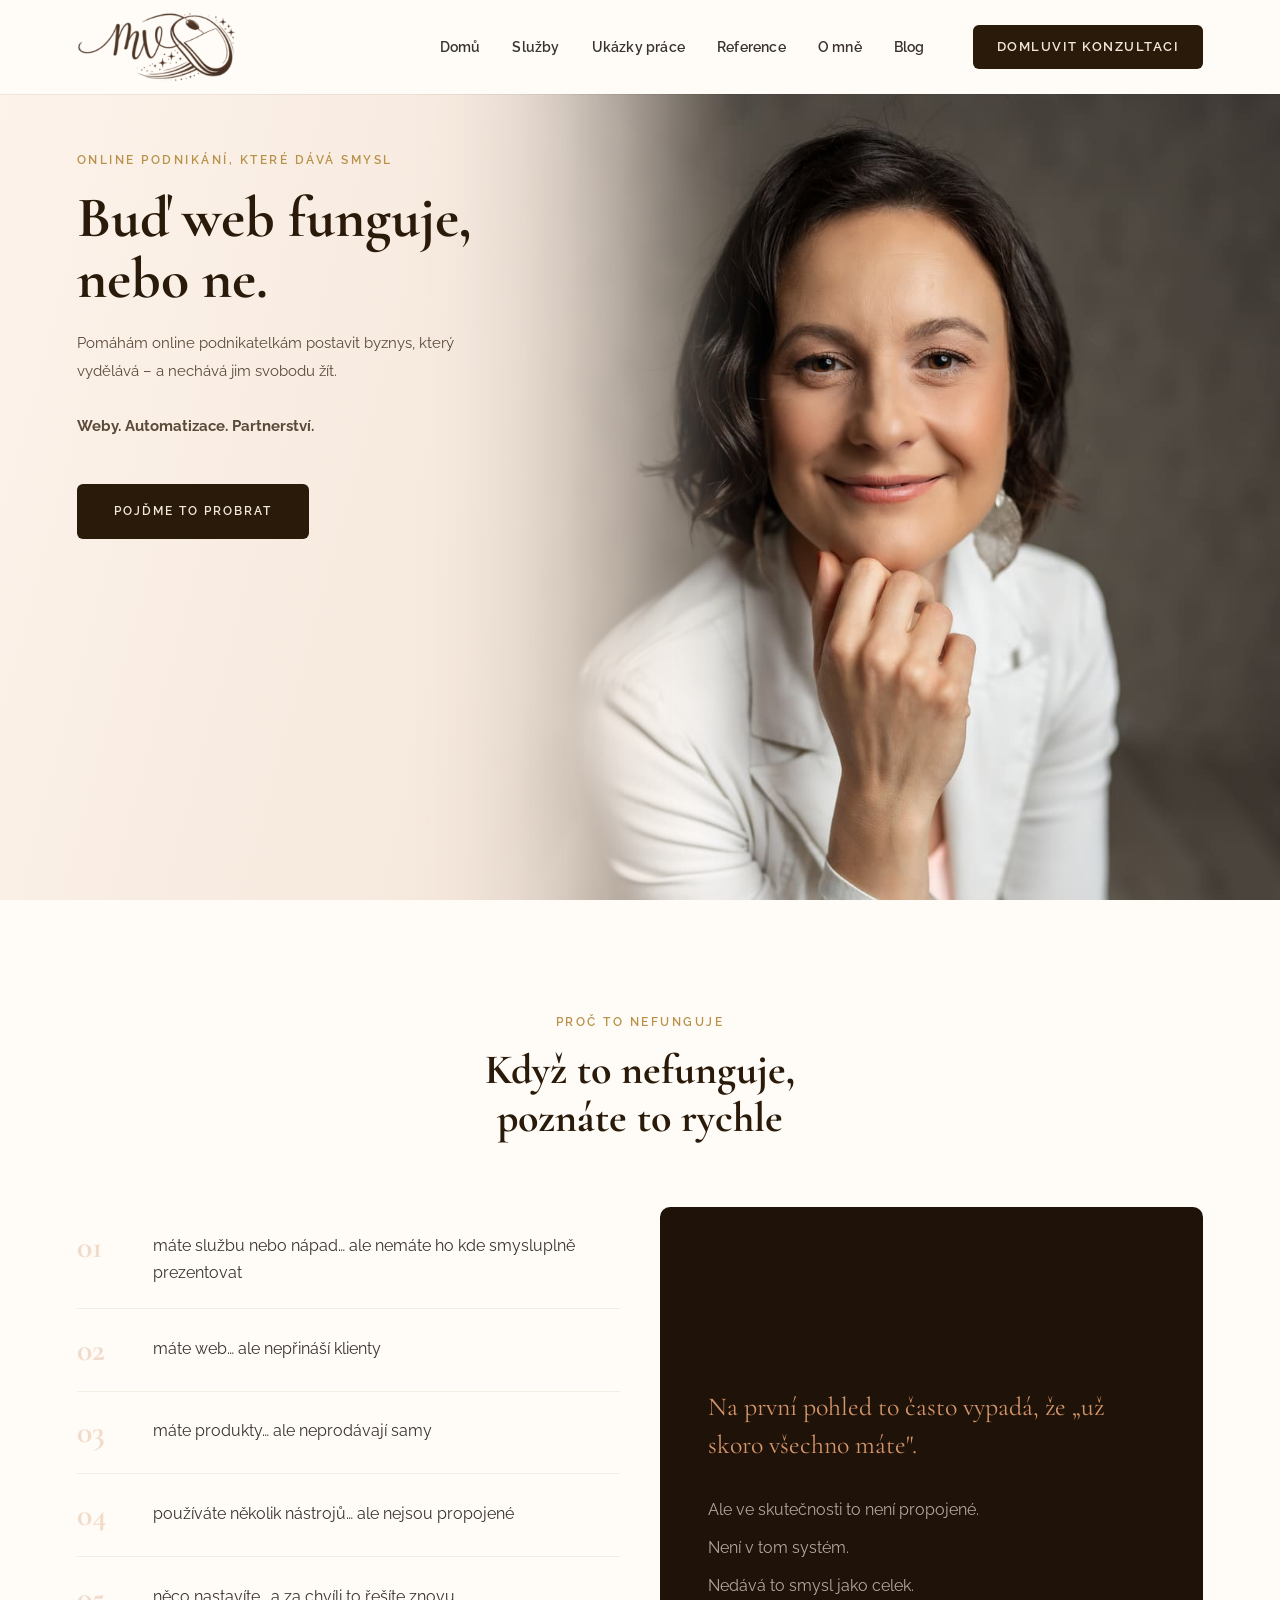
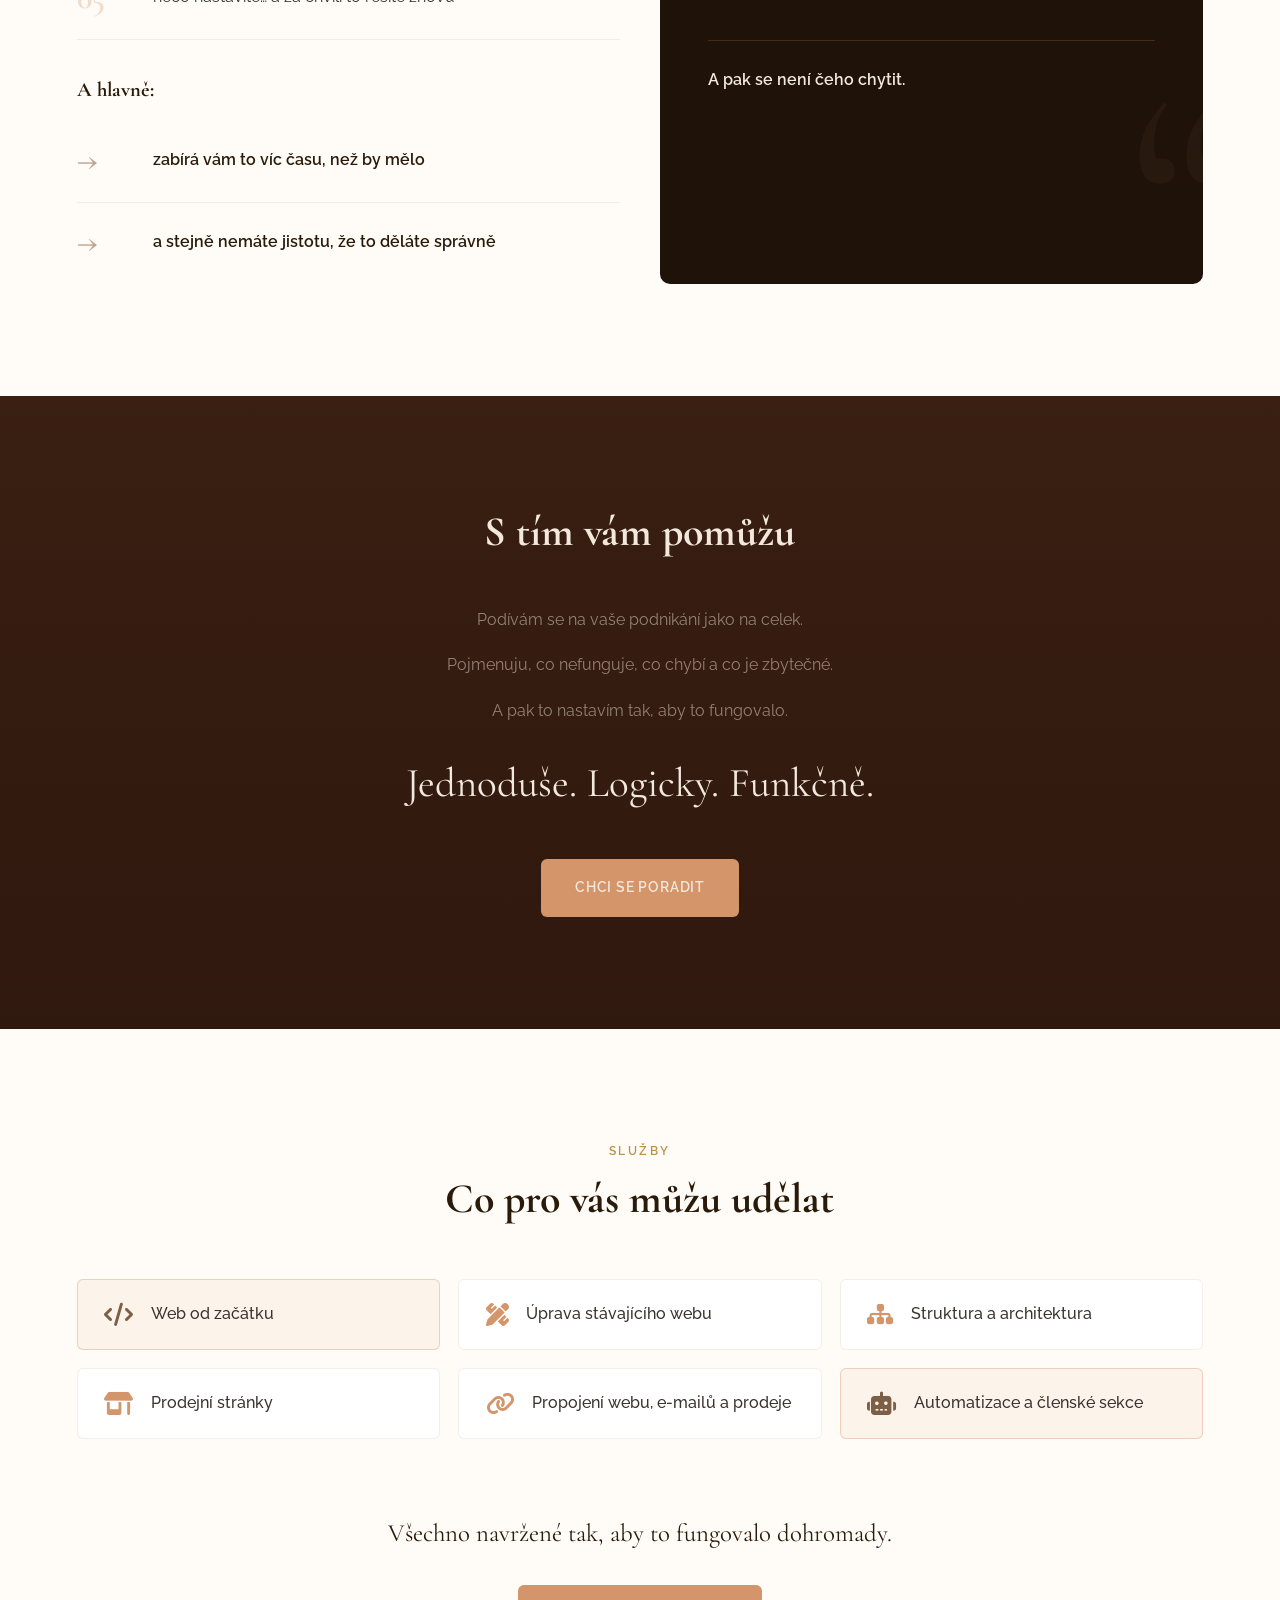
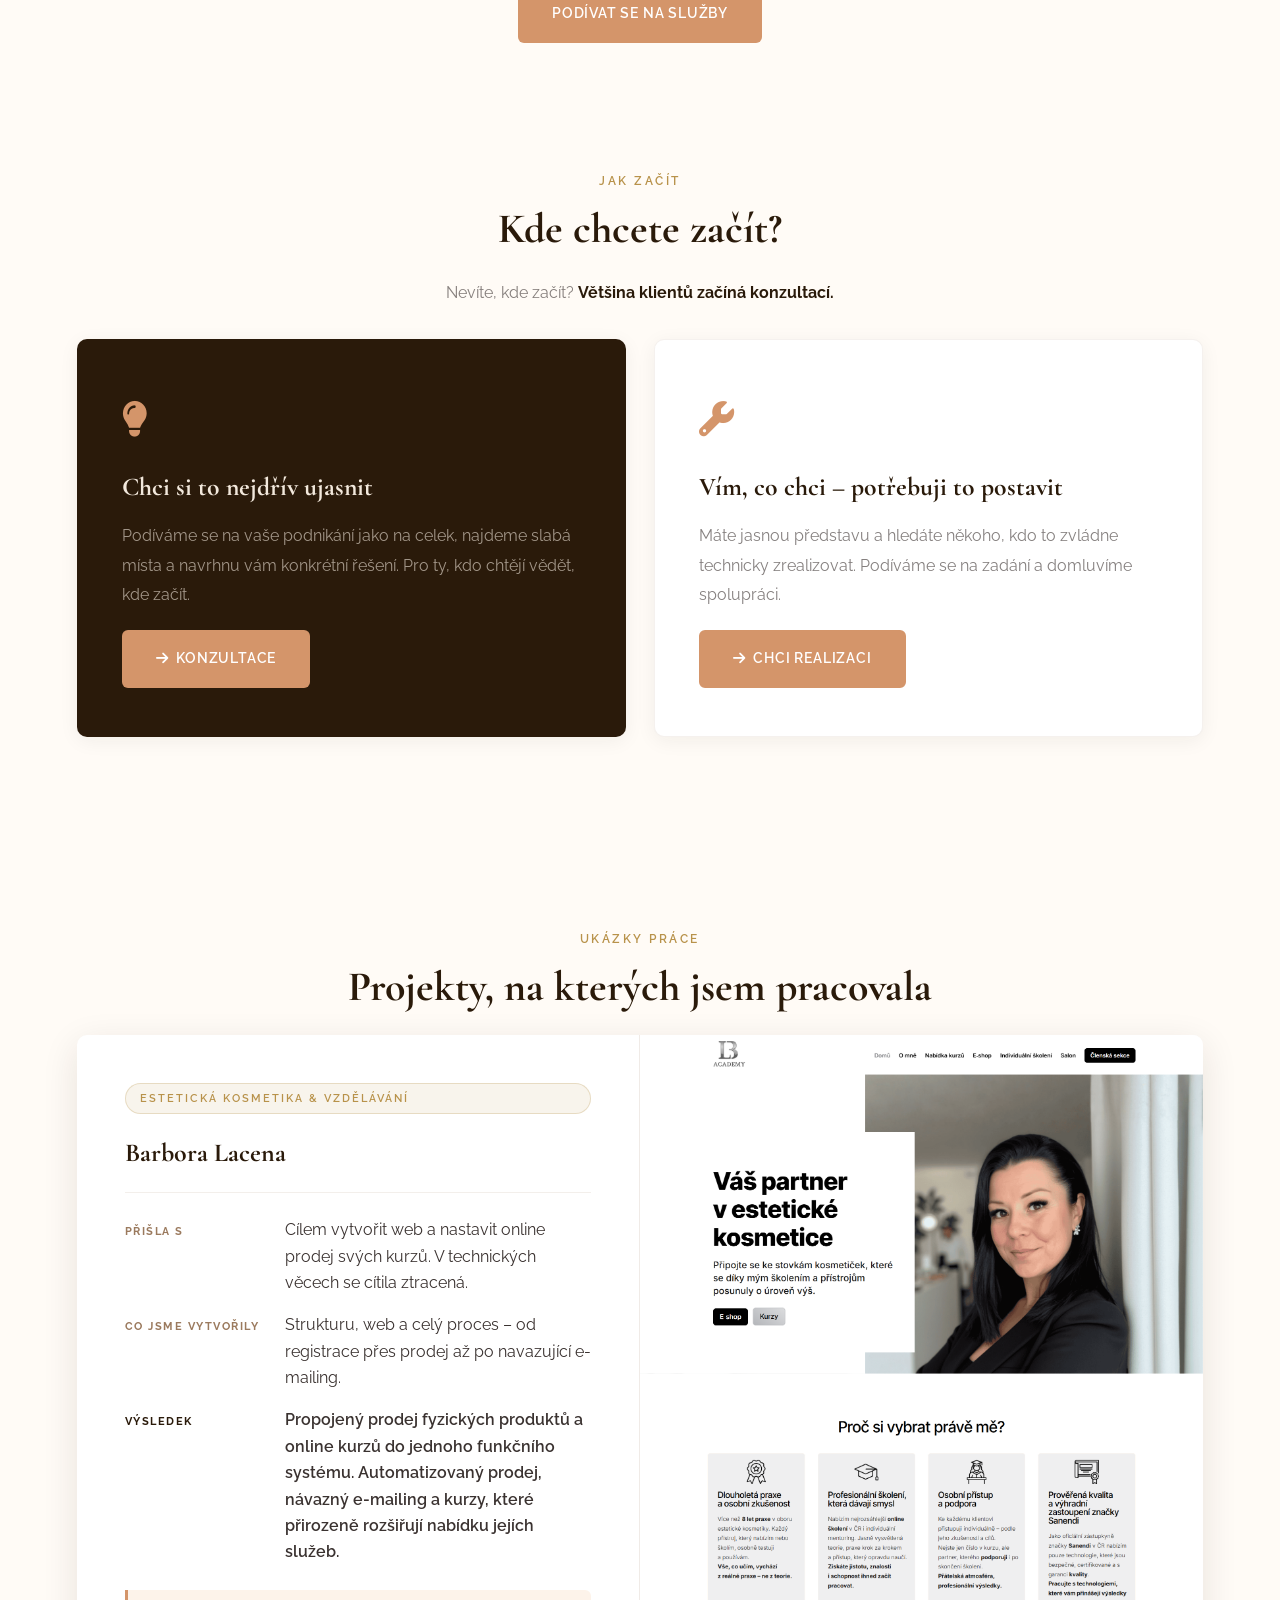
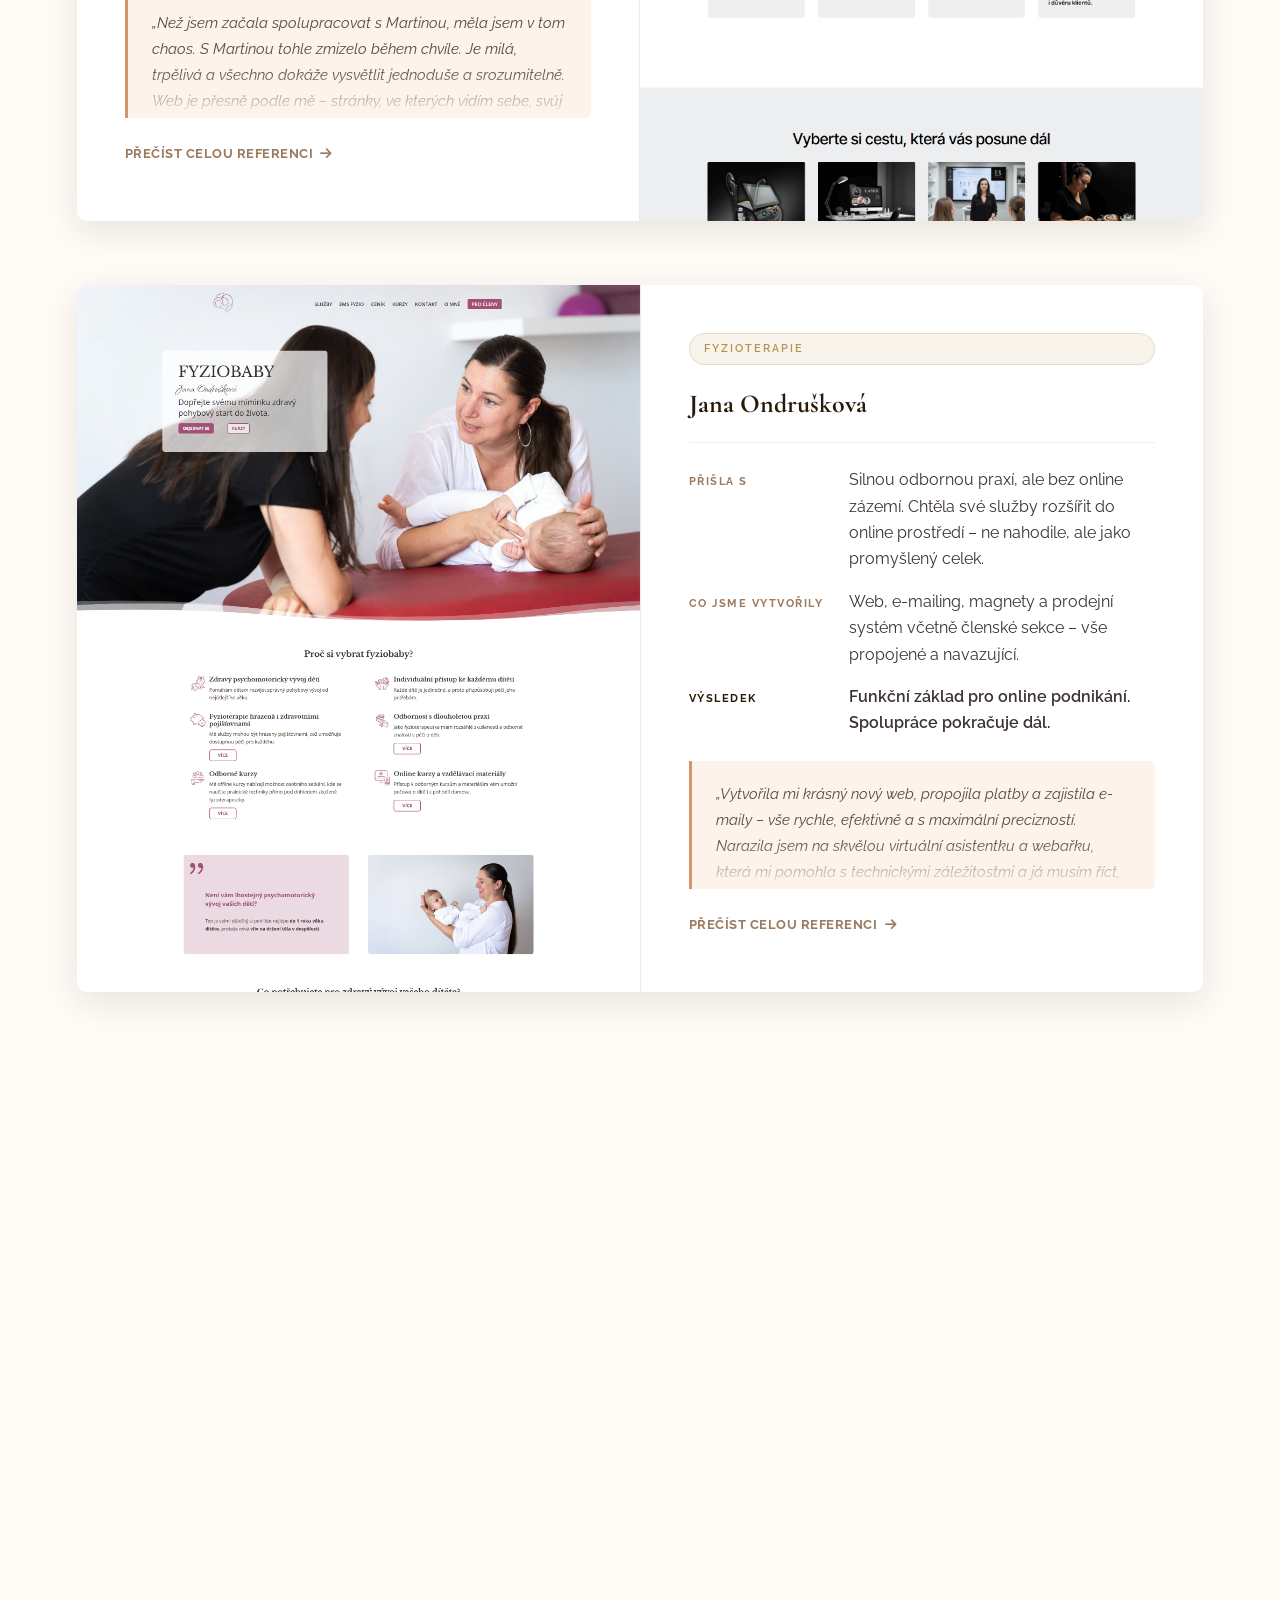
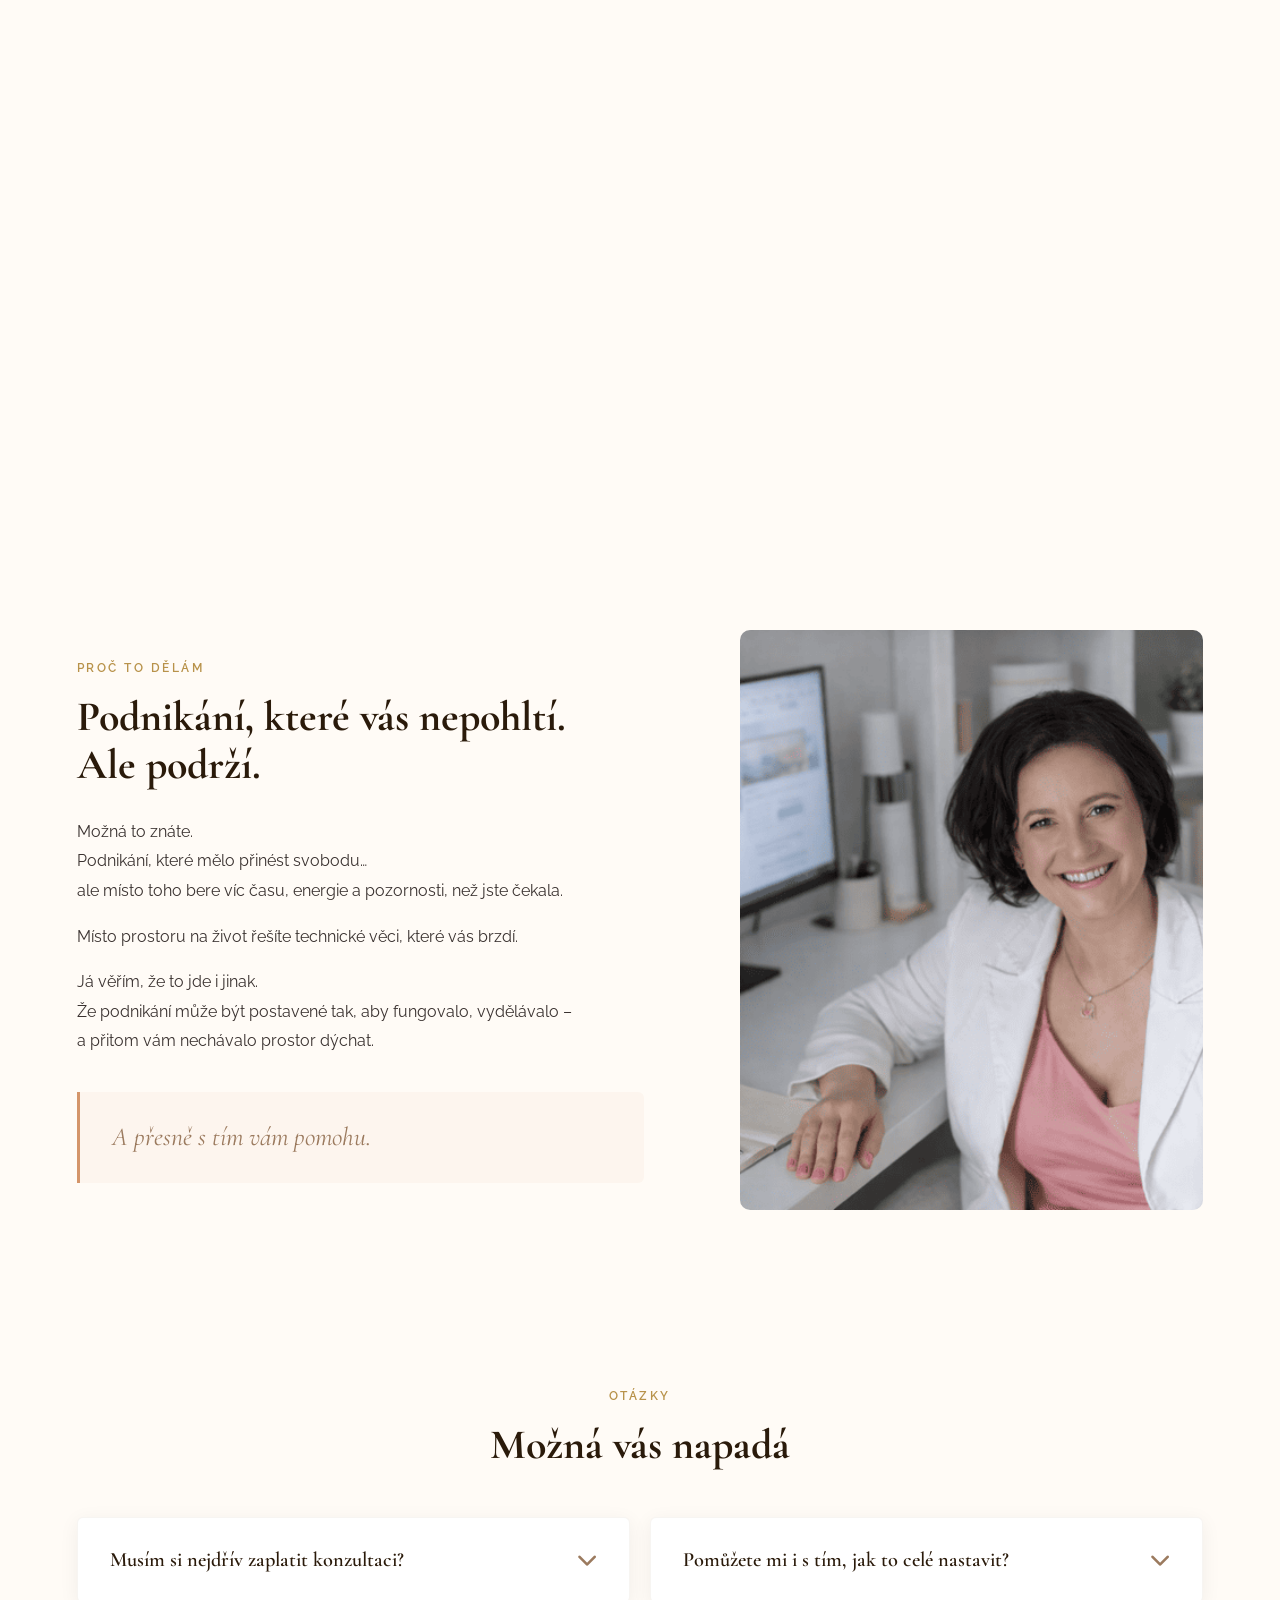
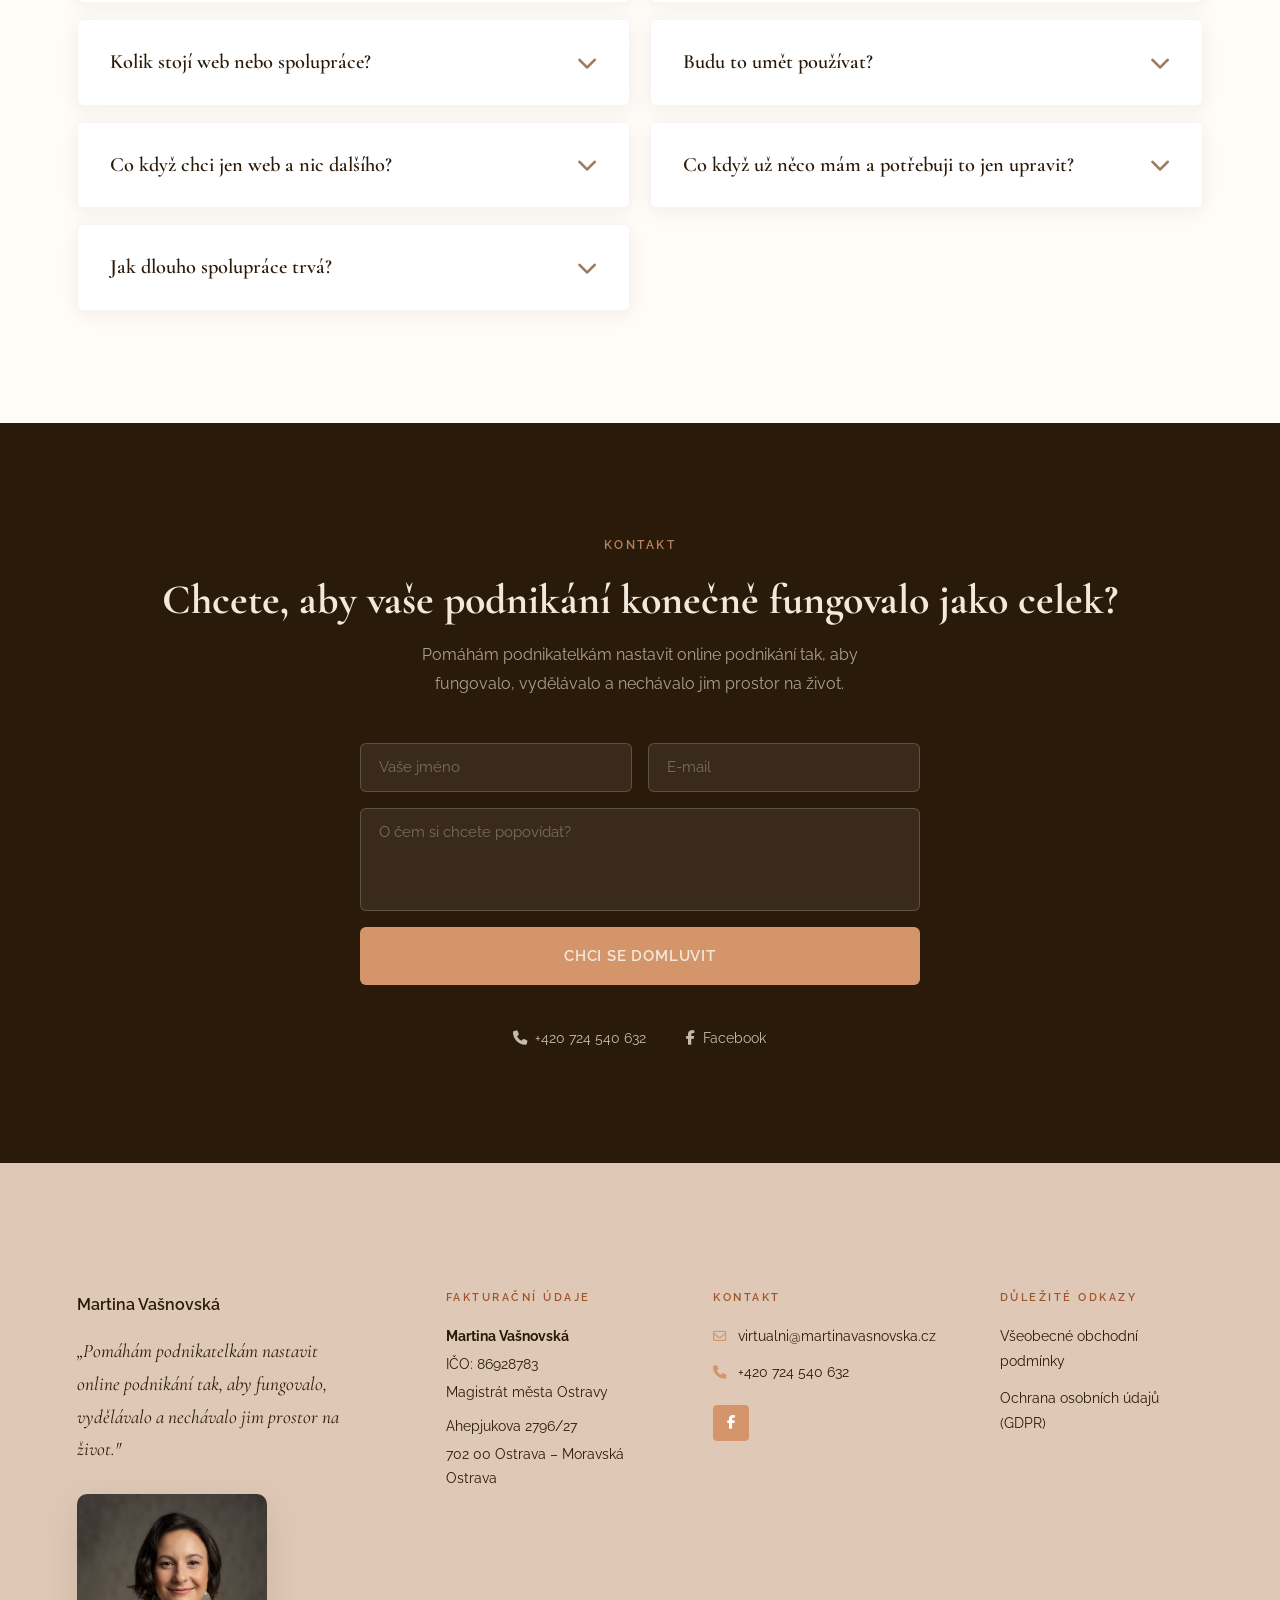
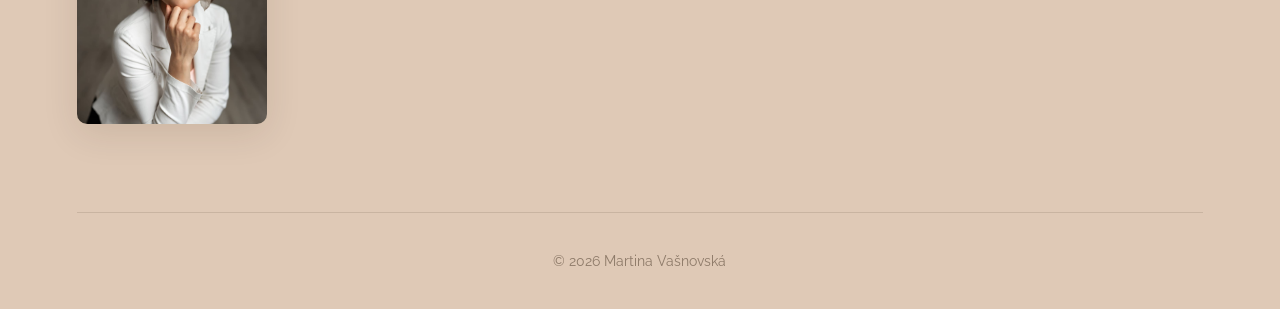
<file: index.html>
<!DOCTYPE html>
<!-- build: 2026-03-27 -->
<html lang="cs">
<head>
    <meta charset="UTF-8">
    <meta name="viewport" content="width=device-width, initial-scale=1.0">
    <title>Martina Vašnovská - Nastavení online podnikání</title>
    <meta name="description" content="Pomáhám podnikatelům nastavit a poskládat online podnikání tak, aby fungovalo jako celek. Tvorba webů, automatizace a technické nastavení.">

    <meta property="og:title" content="Martina Vašnovská - Nastavení online podnikání">
    <meta property="og:description" content="Pomáhám podnikatelům nastavit a poskládat online podnikání tak, aby fungovalo jako celek – ne jako chaos jednotlivých nástrojů.">
    <meta property="og:type" content="website">
    <meta property="og:url" content="https://www.martinavasnovska.cz/">
    <meta property="og:image" content="https://www.martinavasnovska.cz/Obrazky/hero.jpg">
    <meta property="og:image:width" content="1105">
    <meta property="og:image:height" content="1658">
    <meta property="og:locale" content="cs_CZ">
    <meta name="twitter:card" content="summary_large_image">
    <meta name="twitter:image" content="https://www.martinavasnovska.cz/Obrazky/hero.jpg">
    <link rel="canonical" href="https://www.martinavasnovska.cz/">
    <meta name="robots" content="index, follow">

    <meta http-equiv="X-Content-Type-Options" content="nosniff">
    <link rel="icon" type="image/png" sizes="512x512" href="favicon.png?v=7">

    <link rel="preconnect" href="https://fonts.googleapis.com">
    <link rel="preconnect" href="https://fonts.gstatic.com" crossorigin>
    <link href="https://fonts.googleapis.com/css2?family=Cormorant+Garamond:wght@400;600;700&family=Raleway:wght@400;500;600&display=swap" rel="stylesheet">
    <link rel="stylesheet" href="https://cdnjs.cloudflare.com/ajax/libs/font-awesome/6.4.0/css/all.min.css">
    <link rel="stylesheet" href="style.css?v=20260326a">

    <script type="application/ld+json">
    {
      "@context": "https://schema.org",
      "@type": "LocalBusiness",
      "name": "Martina Vašnovská",
      "image": "https://www.martinavasnovska.cz/Obrazky/hero.jpg",
      "url": "https://www.martinavasnovska.cz/",
      "telephone": "+420724540632",
      "email": "virtualni@martinavasnovska.cz",
      "address": {
        "@type": "PostalAddress",
        "streetAddress": "Ahepjukova 2796/27",
        "addressLocality": "Ostrava - Moravská Ostrava",
        "postalCode": "70200",
        "addressCountry": "CZ"
      }
    }
    </script>
</head>
<body class="light-bg">
    <a class="skip-link" href="#main-content">Přeskočit na obsah</a>

    <!-- HEADER -->
    <header>
        <div class="container nav-container">
            <div class="logo">
                <a href="index.html">
                    <img src="Obrazky/logo.png" alt="Martina Vašnovská - Logo">
                </a>
            </div>
            <nav>
                <button class="hamburger" aria-label="Menu" aria-expanded="false">
                    <i class="fa-solid fa-bars"></i>
                </button>
                <ul class="nav-links">
                    <li><a href="index.html">Domů</a></li>
                    <li><a href="sluzby.html">Služby</a></li>
                    <li><a href="ukazky.html">Ukázky práce</a></li>
                    <li><a href="reference.html">Reference</a></li>
                    <li><a href="omne.html">O mně</a></li>
                    <li><a href="blog.html">Blog</a></li>
                    <li class="nav-cta-mobile"><a href="#kontakt" class="btn-nav-cta">Domluvit konzultaci</a></li>
                </ul>
                <a href="#kontakt" class="btn-nav-cta">Domluvit konzultaci</a>
            </nav>
        </div>
    </header>

    <main id="main-content">

        <!-- HERO -->
        <section id="hero" class="hero-section">
            <div class="container hero">
                <div class="hero-content fade-in">
                    <span class="pre-heading">Online podnikání, které dává smysl</span>
                    <h1>Buď web funguje,<br>nebo ne.</h1>
                    <p class="hero-perex-desktop">Pomáhám online podnikatelkám postavit byznys, který vydělává – a nechává jim svobodu žít.</p>
                    <p class="hero-perex-desktop hero-perex-sub"><strong>Weby. Automatizace. Partnerství.</strong></p>
                    <p class="hero-perex-mobile">Pomáhám online podnikatelkám postavit byznys, který vydělává – a nechává jim svobodu žít.</p>
                    <p class="hero-perex-mobile hero-perex-sub"><strong>Weby. Automatizace. Partnerství.</strong></p>
                    <a href="#kontakt" class="btn btn-hero">Pojďme to probrat</a>
                </div>
                <div class="hero-image fade-in">
                    <img src="Obrazky/hero.jpg" alt="Martina Vašnovská" class="hero-img">
                </div>
            </div>
        </section>

        <!-- REALITA — Když to nefunguje -->
        <section id="realita" class="highlight-bg">
            <div class="container">
                <div class="text-center fade-in">
                    <span class="section-label">Proč to nefunguje</span>
                    <h2>Když to nefunguje,<br>poznáte to rychle</h2>
                </div>
                <div class="grid-2 fade-in mt-4">
                    <div class="pain-list">
                        <div class="pain-item">
                            <span class="pain-num">01</span>
                            <span class="pain-text">máte službu nebo nápad… ale nemáte ho kde smysluplně prezentovat</span>
                        </div>
                        <div class="pain-item">
                            <span class="pain-num">02</span>
                            <span class="pain-text">máte web… ale nepřináší klienty</span>
                        </div>
                        <div class="pain-item">
                            <span class="pain-num">03</span>
                            <span class="pain-text">máte produkty… ale neprodávají samy</span>
                        </div>
                        <div class="pain-item">
                            <span class="pain-num">04</span>
                            <span class="pain-text">používáte několik nástrojů… ale nejsou propojené</span>
                        </div>
                        <div class="pain-item">
                            <span class="pain-num">05</span>
                            <span class="pain-text">něco nastavíte… a&nbsp;za chvíli to řešíte znovu</span>
                        </div>
                        <div class="pain-divider">A&nbsp;hlavně:</div>
                        <div class="pain-item pain-item--stress">
                            <span class="pain-num">→</span>
                            <span class="pain-text">zabírá vám to víc času, než by mělo</span>
                        </div>
                        <div class="pain-item pain-item--stress">
                            <span class="pain-num">→</span>
                            <span class="pain-text">a&nbsp;stejně nemáte jistotu, že to děláte správně</span>
                        </div>
                    </div>
                    <div class="realita-statement">
                        <h3>Na první pohled to často vypadá, že „už skoro všechno máte".</h3>
                        <p>Ale ve skutečnosti to není propojené.</p>
                        <p>Není v&nbsp;tom systém.</p>
                        <p>Nedává to smysl jako celek.</p>
                        <p class="statement-punch">A&nbsp;pak se není čeho chytit.</p>
                    </div>
                </div>
            </div>
        </section>

        <!-- ŘEŠENÍ — S tím vám pomůžu -->
        <section id="reseni" class="reseni-dark">
            <div class="container">
                <div class="reseni-inner fade-in">
                    <h2 class="reseni-headline">S&nbsp;tím vám pomůžu</h2>

                    <div class="reseni-steps">
                        <p>Podívám se na vaše podnikání jako na celek.</p>
                        <p>Pojmenuju, co nefunguje, co chybí a&nbsp;co je zbytečné.</p>
                        <p>A&nbsp;pak to nastavím tak, aby to fungovalo.</p>
                    </div>

                    <p class="reseni-punch">Jednoduše. Logicky. Funkčně.</p>

                    <a href="#kontakt" class="btn reseni-btn">Chci se poradit</a>
                </div>
            </div>
        </section>

        <!-- SLUŽBY — Co pro vás můžu udělat -->
        <section id="co-nabizim" class="highlight-bg">
            <div class="container">
                <div class="text-center fade-in">
                    <span class="section-label">Služby</span>
                    <h2>Co pro vás můžu udělat</h2>
                </div>
                <div class="services-tiles fade-in">
                    <div class="sg-item sg-item--featured"><i class="fa-solid fa-code"></i><span>Web od začátku</span></div>
                    <div class="sg-item"><i class="fa-solid fa-pen-ruler"></i><span>Úprava stávajícího webu</span></div>
                    <div class="sg-item"><i class="fa-solid fa-sitemap"></i><span>Struktura a&nbsp;architektura</span></div>
                    <div class="sg-item"><i class="fa-solid fa-shop"></i><span>Prodejní stránky</span></div>
                    <div class="sg-item"><i class="fa-solid fa-link"></i><span>Propojení webu, e-mailů a&nbsp;prodeje</span></div>
                    <div class="sg-item sg-item--featured"><i class="fa-solid fa-robot"></i><span>Automatizace a&nbsp;členské sekce</span></div>
                </div>
                <div class="text-center fade-in" style="margin-top:4.5rem;">
                    <p class="services-claim">Všechno navržené tak, aby to fungovalo dohromady.</p>
                    <a href="sluzby.html" class="btn">Podívat se na služby</a>
                </div>
            </div>
        </section>

        <!-- JAK ZAČÍT — Dva způsoby -->
        <section id="jak-zacit">
            <div class="container">
                <div class="text-center fade-in">
                    <span class="section-label">Jak začít</span>
                    <h2>Kde chcete začít?</h2>
                </div>
                <p class="start-guidance fade-in">Nevíte, kde začít? <strong>Většina klientů začíná konzultací.</strong></p>
                <div class="start-cards fade-in">
                    <div class="start-card start-card--featured">
                        <div class="start-icon">
                            <i class="fa-solid fa-lightbulb"></i>
                        </div>
                        <h3>Chci si to nejdřív ujasnit</h3>
                        <p>Podíváme se na vaše podnikání jako na celek, najdeme slabá místa a&nbsp;navrhnu vám konkrétní řešení. Pro ty, kdo chtějí vědět, kde začít.</p>
                        <a href="sluzby.html" class="btn">
                            <i class="fa-solid fa-arrow-right"></i>&nbsp; Konzultace
                        </a>
                    </div>
                    <div class="start-card">
                        <div class="start-icon">
                            <i class="fa-solid fa-wrench"></i>
                        </div>
                        <h3>Vím, co chci – potřebuji to postavit</h3>
                        <p>Máte jasnou představu a&nbsp;hledáte někoho, kdo to zvládne technicky zrealizovat. Podíváme se na zadání a&nbsp;domluvíme spolupráci.</p>
                        <a href="sluzby.html" class="btn btn-outline">
                            <i class="fa-solid fa-arrow-right"></i>&nbsp; Chci realizaci
                        </a>
                    </div>
                </div>
            </div>
        </section>

        <!-- UKÁZKY PRÁCE — Case Studies -->
        <section id="ukazky" class="section-portfolio">
            <div class="container">
                <div class="text-center fade-in" style="margin-bottom:1rem;">
                    <span class="section-label">Ukázky práce</span>
                    <h2>Projekty, na kterých jsem pracovala</h2>
                </div>

                <!-- Barbora Lacena -->
                <div class="cs-card fade-in">
                    <div class="cs-image-col">
                        <div class="scroll-image-wrap">
                            <img src="Obrazky/ukazky/Bara.png" alt="Ukázka webu - Barbora Lacena" loading="lazy">
                        </div>
                    </div>
                    <div class="cs-text-col">
                        <span class="cs-tag">estetická kosmetika &amp; vzdělávání</span>
                        <h3 class="cs-name">Barbora Lacena</h3>
                        <div class="cs-meta-grid">
                            <div class="cs-meta-row">
                                <span class="cs-meta-key">Přišla s</span>
                                <span class="cs-meta-val">Cílem vytvořit web a nastavit online prodej svých kurzů. V technických věcech se cítila ztracená.</span>
                            </div>
                            <div class="cs-meta-row">
                                <span class="cs-meta-key">Co jsme vytvořily</span>
                                <span class="cs-meta-val">Strukturu, web a&nbsp;celý proces – od registrace přes prodej až po navazující e-mailing.</span>
                            </div>
                            <div class="cs-meta-row cs-meta-row--result">
                                <span class="cs-meta-key">Výsledek</span>
                                <span class="cs-meta-val">Propojený prodej fyzických produktů a online kurzů do jednoho funkčního systému. Automatizovaný prodej, návazný e-mailing a kurzy, které přirozeně rozšiřují nabídku jejích služeb.</span>
                            </div>
                        </div>
                        <blockquote class="cs-quote cs-quote--fade">
                            „Než jsem začala spolupracovat s Martinou, měla jsem v tom chaos. S Martinou tohle zmizelo během chvíle. Je milá, trpělivá a všechno dokáže vysvětlit jednoduše a srozumitelně. Web je přesně podle mě – stránky, ve kterých vidím sebe, svůj styl i svoje podnikání. Je obrovská úleva mít za sebou člověka, který ví, co dělá – a dělá to dobře..."
                        </blockquote>
                        <a href="reference.html#ref-barbora" class="cs-ref-link">Přečíst celou referenci <i class="fa-solid fa-arrow-right"></i></a>
                    </div>
                </div>

                <!-- Jana Ondrušková -->
                <div class="cs-card fade-in">
                    <div class="cs-image-col">
                        <div class="scroll-image-wrap">
                            <img src="Obrazky/ukazky/jana.png" alt="Ukázka webu - Jana Ondrušková" loading="lazy">
                        </div>
                    </div>
                    <div class="cs-text-col">
                        <span class="cs-tag">fyzioterapie</span>
                        <h3 class="cs-name">Jana Ondrušková</h3>
                        <div class="cs-meta-grid">
                            <div class="cs-meta-row">
                                <span class="cs-meta-key">Přišla s</span>
                                <span class="cs-meta-val">Silnou odbornou praxí, ale bez online zázemí. Chtěla své služby rozšířit do online prostředí – ne nahodile, ale jako promyšlený celek.</span>
                            </div>
                            <div class="cs-meta-row">
                                <span class="cs-meta-key">Co jsme vytvořily</span>
                                <span class="cs-meta-val">Web, e-mailing, magnety a&nbsp;prodejní systém včetně členské sekce – vše propojené a&nbsp;navazující.</span>
                            </div>
                            <div class="cs-meta-row cs-meta-row--result">
                                <span class="cs-meta-key">Výsledek</span>
                                <span class="cs-meta-val">Funkční základ pro online podnikání. Spolupráce pokračuje dál.</span>
                            </div>
                        </div>
                        <blockquote class="cs-quote cs-quote--fade">
                            „Vytvořila mi krásný nový web, propojila platby a zajistila e-maily – vše rychle, efektivně a s maximální precizností. Narazila jsem na skvělou virtuální asistentku a webařku, která mi pomohla s technickými záležitostmi a já musím říct, že jsem nadmíru spokojená. Oceňuji její ochotu, komunikaci a schopnost najít vždy řešení na míru. Pokud hledáte spolehlivého odborníka, Martinu mohu jedině doporučit..."
                        </blockquote>
                        <a href="reference.html#ref-jana" class="cs-ref-link">Přečíst celou referenci <i class="fa-solid fa-arrow-right"></i></a>
                    </div>
                </div>

                <div class="text-center mt-4 fade-in">
                    <a href="ukazky.html" class="btn btn-outline">Prohlédnout další realizace <i class="fa-solid fa-arrow-right"></i></a>
                </div>

            </div>
        </section>

        <!-- JAK PRACUJI — Hodnoty -->
        <section id="jak-pracuji">
            <div class="container">
                <div class="text-center fade-in">
                    <span class="section-label">Přístup</span>
                    <h2>Jak pracuji</h2>
                    <p style="max-width:52ch; margin:0 auto 0;">Nejsem jen technická realizátorka. Pomáhám vám, aby věci fungovaly – a&nbsp;dávaly smysl.</p>
                </div>
                <div class="values-grid fade-in">
                    <div class="value-block">
                        <div class="value-icon"><i class="fa-regular fa-comments"></i></div>
                        <h3>Technicky správně. Lidsky srozumitelně.</h3>
                        <p>Věci nejen nastavím, ale i&nbsp;vysvětlím tak, aby vám dávaly smysl. Bez zbytečné složitosti a&nbsp;stresu.</p>
                    </div>
                    <div class="value-block">
                        <div class="value-icon"><i class="fa-solid fa-handshake"></i></div>
                        <h3>Nejsem dodavatel. Jsem partner.</h3>
                        <p>Nejde mi jen o&nbsp;splnění zadání. Zajímá mě, aby to opravdu fungovalo. Spolupracujeme – ne jen „dodám a&nbsp;jdu".</p>
                    </div>
                    <div class="value-block">
                        <div class="value-icon"><i class="fa-solid fa-puzzle-piece"></i></div>
                        <h3>Řeším věci jako celek</h3>
                        <p>Dívám se na věci v&nbsp;souvislostech. Navrhnu řešení, které funguje dohromady – ne jako izolované části.</p>
                    </div>
                    <div class="value-block">
                        <div class="value-icon"><i class="fa-solid fa-circle-check"></i></div>
                        <h3>Neodevzdám a&nbsp;nezmizím</h3>
                        <p>Po předání projektu tu pro vás pořád jsem. Když se něco změní nebo nefunguje, víte, na koho se obrátit.</p>
                    </div>
                </div>
            </div>
        </section>

        <!-- PROČ TO DĚLÁM — About -->
        <section id="proc-to-delam" class="highlight-bg">
            <div class="container">
                <div class="about-layout fade-in">
                    <div class="about-text">
                        <span class="section-label">Proč to dělám</span>
                        <h2 class="text-left">Podnikání, které vás nepohltí.<br>Ale podrží.</h2>
                        <p>Možná to znáte.<br>Podnikání, které mělo přinést svobodu…<br>ale místo toho bere víc času, energie a&nbsp;pozornosti, než jste čekala.</p>
                        <p>Místo prostoru na život řešíte technické věci, které vás brzdí.</p>
                        <p>Já věřím, že to jde i&nbsp;jinak.<br>Že podnikání může být postavené tak, aby fungovalo, vydělávalo – a&nbsp;přitom vám nechávalo prostor dýchat.</p>
                        <div class="about-statement">A&nbsp;přesně s&nbsp;tím vám pomohu.</div>
                    </div>
                    <div class="about-photo">
                        <img src="Obrazky/omne5.png" alt="Martina Vašnovská" loading="lazy">
                    </div>
                </div>
            </div>
        </section>

        <!-- FAQ -->
        <section id="caste-otazky">
            <div class="container">
                <div class="text-center fade-in">
                    <span class="section-label">Otázky</span>
                    <h2>Možná vás napadá</h2>
                </div>
                <div class="faq-grid fade-in">

                    <div class="accordion-col">
                        <div class="accordion-item">
                            <div class="accordion-header">
                                Musím si nejdřív zaplatit konzultaci?
                                <i class="fa-solid fa-chevron-down"></i>
                            </div>
                            <div class="accordion-content">
                                <p><strong>Ne.</strong> Pokud víte, co chcete vytvořit, můžeme rovnou řešit realizaci.</p>
                                <p>Konzultace je pro ty, kdo si chtějí ujasnit směr nebo dát věcem větší smysl – podíváme se na podnikání jako na celek.</p>
                            </div>
                        </div>
                        <div class="accordion-item">
                            <div class="accordion-header">
                                Kolik stojí web nebo spolupráce?
                                <i class="fa-solid fa-chevron-down"></i>
                            </div>
                            <div class="accordion-content">
                                <p>Každý projekt je jiný, proto cenu neurčuji podle šablony. Záleží na rozsahu, složitosti a&nbsp;návaznosti jednotlivých částí.</p>
                                <p>Menší projekty se obvykle pohybují v&nbsp;desítkách tisíc korun, komplexnější řešení podle rozsahu.</p>
                                <p>Ráda vám řeknu konkrétní odhad podle vašeho zadání.</p>
                            </div>
                        </div>
                        <div class="accordion-item">
                            <div class="accordion-header">
                                Co když chci jen web a&nbsp;nic dalšího?
                                <i class="fa-solid fa-chevron-down"></i>
                            </div>
                            <div class="accordion-content">
                                <p>To je v&nbsp;pořádku – udělám vám web. Jen vás upozorním na věci, které by dávaly smysl řešit. A&nbsp;je na vás, jestli je využijete.</p>
                            </div>
                        </div>
                        <div class="accordion-item">
                            <div class="accordion-header">
                                Jak dlouho spolupráce trvá?
                                <i class="fa-solid fa-chevron-down"></i>
                            </div>
                            <div class="accordion-content">
                                <p>Záleží na rozsahu. Menší projekty v&nbsp;řádu týdnů, větší podle složitosti. Vždy se domlouváme individuálně.</p>
                            </div>
                        </div>
                    </div>

                    <div class="accordion-col">
                        <div class="accordion-item">
                            <div class="accordion-header">
                                Pomůžete mi i&nbsp;s&nbsp;tím, jak to celé nastavit?
                                <i class="fa-solid fa-chevron-down"></i>
                            </div>
                            <div class="accordion-content">
                                <p><strong>Ano.</strong> Ale ne formou teorie – navrhnu řešení a&nbsp;pak ho rovnou postavíme.</p>
                            </div>
                        </div>
                        <div class="accordion-item">
                            <div class="accordion-header">
                                Budu to umět používat?
                                <i class="fa-solid fa-chevron-down"></i>
                            </div>
                            <div class="accordion-content">
                                <p><strong>Ano.</strong> Vysvětlím vám, jak s&nbsp;tím pracovat, nebo připravím jednoduché videonávody.</p>
                            </div>
                        </div>
                        <div class="accordion-item">
                            <div class="accordion-header">
                                Co když už něco mám a&nbsp;potřebuji to jen upravit?
                                <i class="fa-solid fa-chevron-down"></i>
                            </div>
                            <div class="accordion-content">
                                <p>I&nbsp;to je možné. Často pracuji s&nbsp;tím, co už existuje – a&nbsp;pomůžu to zjednodušit nebo poskládat tak, aby to fungovalo.</p>
                            </div>
                        </div>
                    </div>

                </div>
            </div>
        </section>

        <!-- CTA BANNER -->
        <!-- KONTAKT -->
        <section id="kontakt" class="cta-banner">
            <div class="container">
                <span class="section-label cta-label">Kontakt</span>
                <h2>Chcete, aby vaše podnikání konečně fungovalo jako celek?</h2>
                <p>Pomáhám podnikatelkám nastavit online podnikání tak, aby fungovalo, vydělávalo a nechávalo jim prostor na život.</p>
                <form class="cta-form" action="https://formspree.io/f/xwvrdayj" method="POST">
                    <div class="cta-form-row">
                        <label class="sr-only" for="jmeno-cta">Vaše jméno</label>
                        <input type="text" id="jmeno-cta" name="jmeno" placeholder="Vaše jméno" required>
                        <label class="sr-only" for="email-cta">E-mail</label>
                        <input type="email" id="email-cta" name="email" placeholder="E-mail" required>
                    </div>
                    <label class="sr-only" for="zprava-cta">O čem si chcete popovídat?</label>
                    <textarea id="zprava-cta" name="zprava" rows="4" placeholder="O čem si chcete popovídat?" required></textarea>
                    <button type="submit" class="btn btn-light btn-lg cta-form-btn">Chci se domluvit</button>
                </form>
                <div class="cta-contact-meta">
                    <a href="tel:+420724540632"><i class="fa-solid fa-phone"></i> +420 724 540 632</a>
                    <a href="https://www.facebook.com/ToulavaMartjula" aria-label="Facebook" target="_blank" rel="noopener"><i class="fa-brands fa-facebook-f"></i> Facebook</a>
                </div>
            </div>
        </section>

    </main>

    <!-- FOOTER -->
    <footer>
        <div class="container">
            <div class="footer-inner">

                <div class="footer-col footer-brand">
                    <p style="color:var(--heading-color); font-weight:600; font-size:1rem;">Martina Vašnovská</p>
                    <p class="footer-slogan">„Pomáhám podnikatelkám nastavit online podnikání tak, aby fungovalo, vydělávalo a nechávalo jim prostor na život."</p>
                    <img src="Obrazky/hero.jpg" alt="Martina Vašnovská" class="footer-photo">
                </div>

                <div class="footer-col">
                    <h4>Fakturační údaje</h4>
                    <p><strong style="color:var(--heading-color);">Martina Vašnovská</strong></p>
                    <p>IČO: 86928783</p>
                    <p>Magistrát města Ostravy</p>
                    <p style="margin-top:0.6rem;">Ahepjukova 2796/27</p>
                    <p>702 00 Ostrava – Moravská Ostrava</p>
                </div>

                <div class="footer-col">
                    <h4>Kontakt</h4>
                    <div class="footer-contact-items">
                        <div class="footer-contact-item">
                            <i class="fa-regular fa-envelope"></i>
                            <a href="mailto:virtualni@martinavasnovska.cz">virtualni@martinavasnovska.cz</a>
                        </div>
                        <div class="footer-contact-item">
                            <i class="fa-solid fa-phone"></i>
                            <a href="tel:+420724540632">+420 724 540 632</a>
                        </div>
                    </div>
                    <div class="social-icons">
                        <a href="https://www.facebook.com/ToulavaMartjula" aria-label="Facebook" target="_blank" rel="noopener"><i class="fa-brands fa-facebook-f"></i></a>
                    </div>
                </div>

                <div class="footer-col">
                    <h4>Důležité odkazy</h4>
                    <ul class="footer-nav">
                        <li><a href="vop.html">Všeobecné obchodní podmínky</a></li>
                        <li><a href="gdpr.html">Ochrana osobních údajů (GDPR)</a></li>
                    </ul>
                </div>

            </div>
            <div class="footer-bottom">
                <p>&copy; 2026 Martina Vašnovská</p>
            </div>
        </div>
    </footer>

    <script src="script.js?v=20260323c"></script>
</body>
</html>
</file>
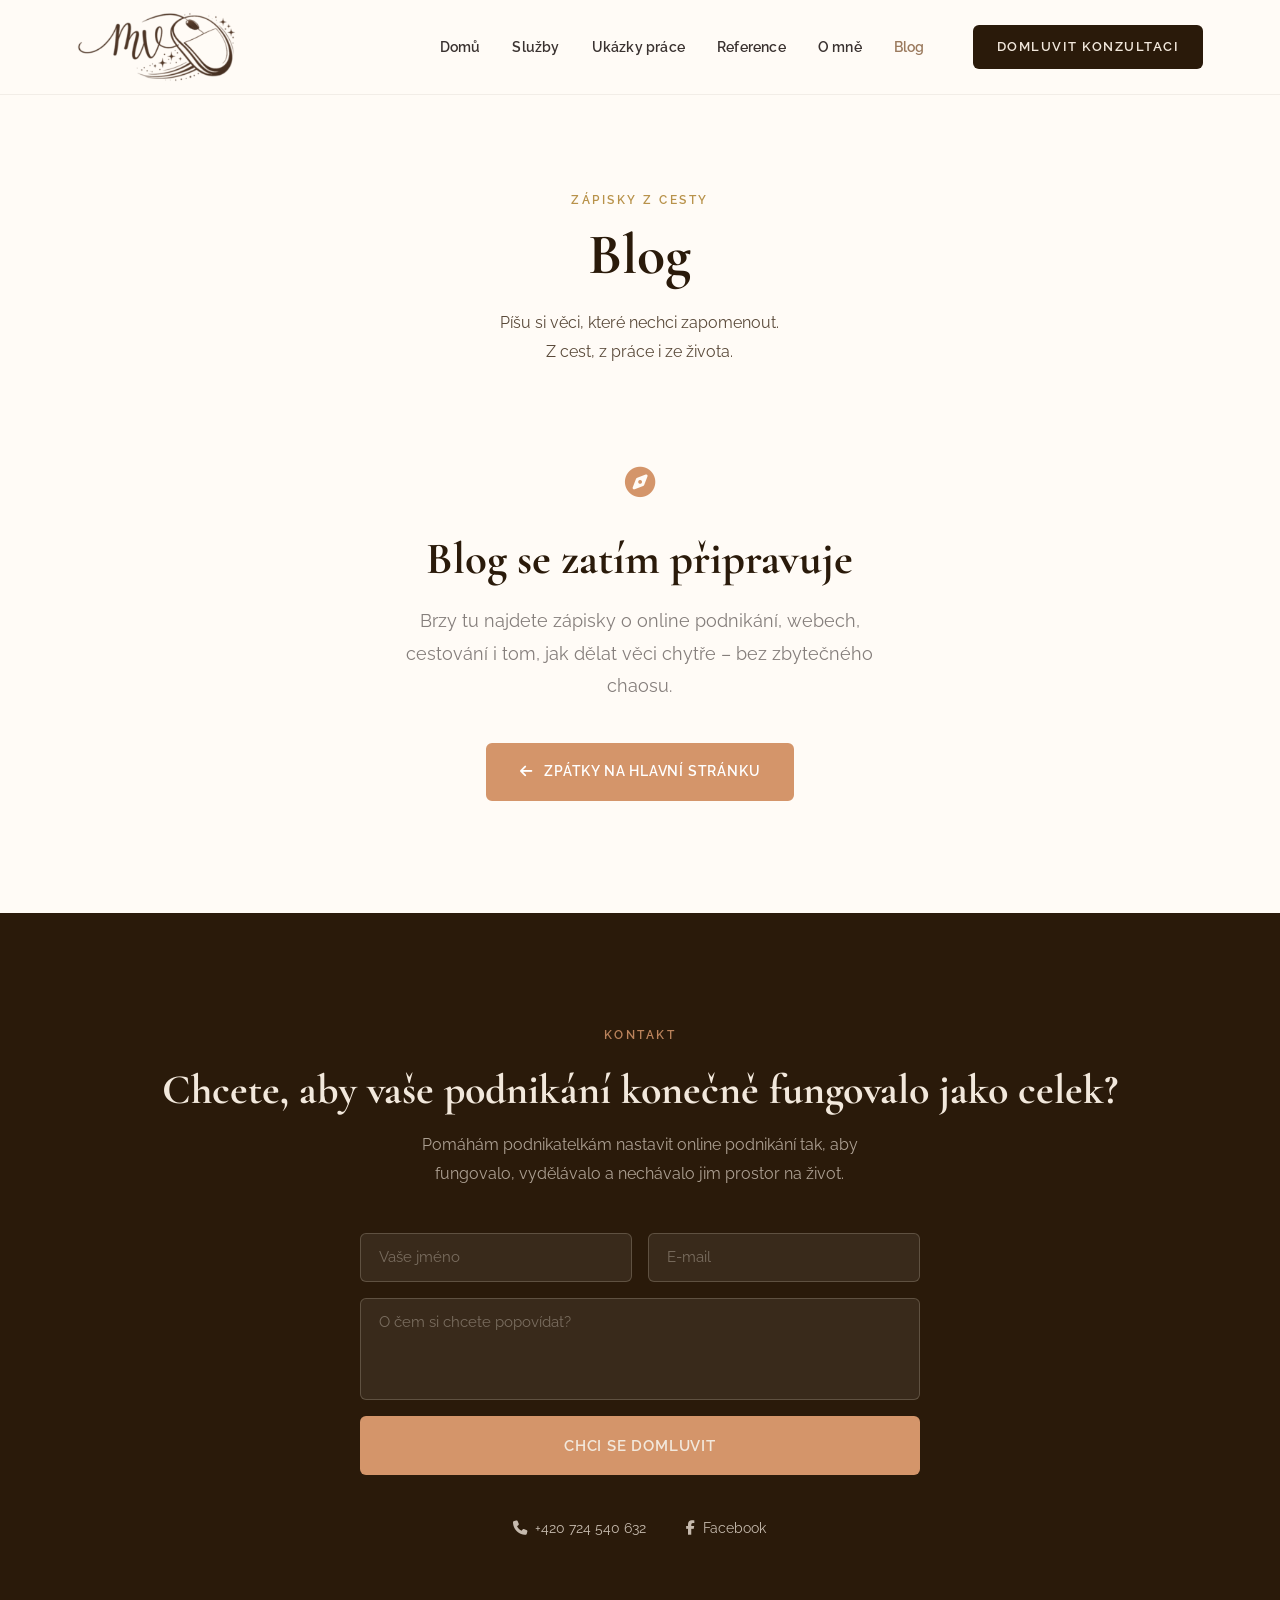
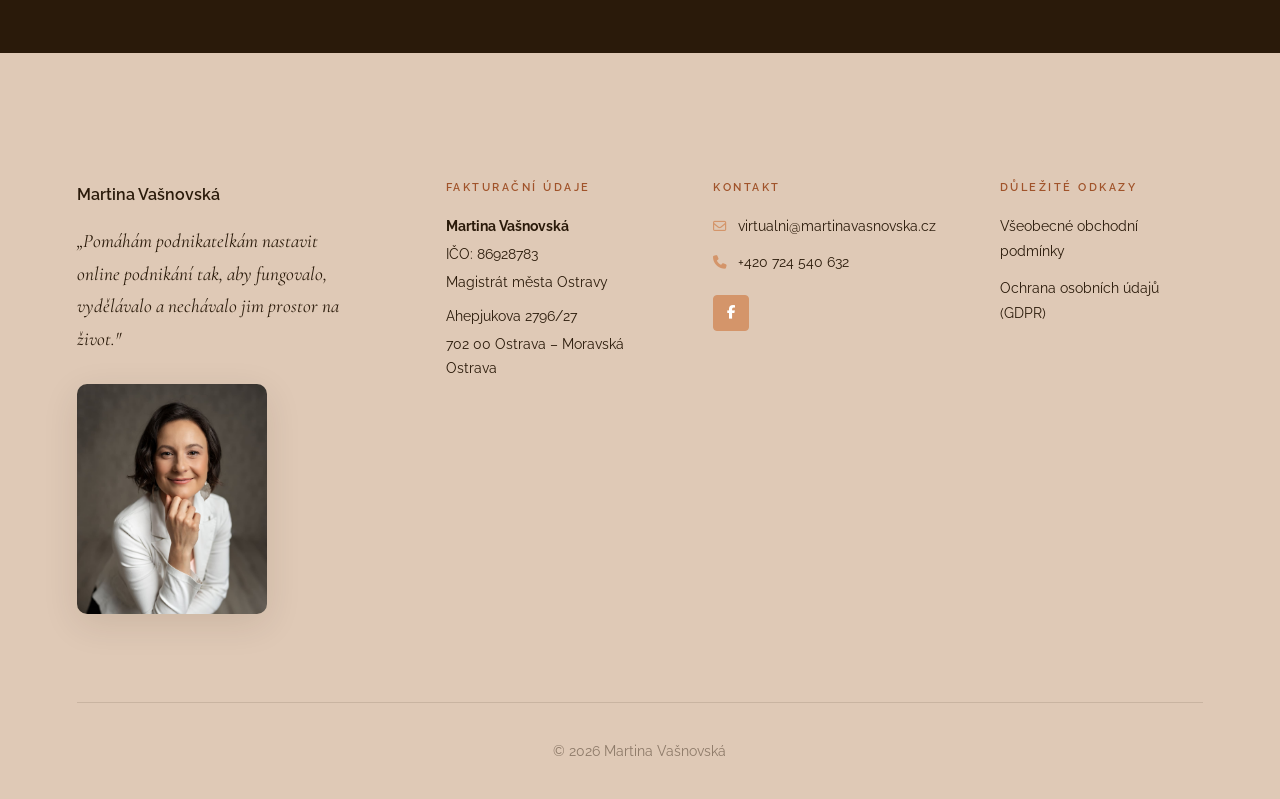
<file: blog.html>
<!DOCTYPE html>
<!-- build: 2026-03-27 -->
<html lang="cs">
<head>
    <meta charset="UTF-8">
    <meta name="viewport" content="width=device-width, initial-scale=1.0">
    <title>Blog - Martina Vašnovská</title>
    <meta name="description" content="Blog Martiny Vašnovské – věci z cest, z práce i ze života. O online podnikání, webech a svobodě dělat věci po svém.">

    <meta property="og:title" content="Blog - Martina Vašnovská">
    <meta property="og:description" content="Píšu si věci, které nechci zapomenout. Z cest, z práce i ze života.">
    <meta property="og:type" content="website">
    <meta property="og:url" content="https://www.martinavasnovska.cz/blog">
    <meta property="og:image" content="https://www.martinavasnovska.cz/Obrazky/hero.jpg">
    <meta property="og:image:width" content="1105">
    <meta property="og:image:height" content="1658">
    <meta property="og:locale" content="cs_CZ">
    <meta name="twitter:card" content="summary_large_image">
    <meta name="twitter:image" content="https://www.martinavasnovska.cz/Obrazky/hero.jpg">
    <link rel="canonical" href="https://www.martinavasnovska.cz/blog">
    <meta name="robots" content="index, follow">

    <meta http-equiv="X-Content-Type-Options" content="nosniff">
    <link rel="icon" type="image/png" sizes="512x512" href="favicon.png?v=7">

    <link rel="preconnect" href="https://fonts.googleapis.com">
    <link rel="preconnect" href="https://fonts.gstatic.com" crossorigin>
    <link href="https://fonts.googleapis.com/css2?family=Cormorant+Garamond:wght@400;600;700&family=Raleway:wght@400;500;600&display=swap" rel="stylesheet">
    <link rel="stylesheet" href="https://cdnjs.cloudflare.com/ajax/libs/font-awesome/6.4.0/css/all.min.css">
    <link rel="stylesheet" href="style.css?v=20260323c">

    <script type="application/ld+json">
    {
      "@context": "https://schema.org",
      "@type": "Blog",
      "name": "Blog – Martina Vašnovská",
      "url": "https://www.martinavasnovska.cz/blog",
      "author": {
        "@type": "Person",
        "name": "Martina Vašnovská"
      }
    }
    </script>
</head>
<body class="light-bg">
    <a class="skip-link" href="#main-content">Přeskočit na obsah</a>

    <!-- HEADER -->
    <header>
        <div class="container nav-container">
            <div class="logo">
                <a href="index.html">
                    <img src="Obrazky/logo.png" alt="Martina Vašnovská - Logo">
                </a>
            </div>
            <nav>
                <button class="hamburger" aria-label="Menu" aria-expanded="false">
                    <i class="fa-solid fa-bars"></i>
                </button>
                <ul class="nav-links">
                    <li><a href="index.html">Domů</a></li>
                    <li><a href="sluzby.html">Služby</a></li>
                    <li><a href="ukazky.html">Ukázky práce</a></li>
                    <li><a href="reference.html">Reference</a></li>
                    <li><a href="omne.html">O&nbsp;mně</a></li>
                    <li><a href="blog.html" class="nav-active">Blog</a></li>
                    <li class="nav-cta-mobile"><a href="#kontakt" class="btn-nav-cta">Domluvit konzultaci</a></li>
                </ul>
                <a href="#kontakt" class="btn-nav-cta">Domluvit konzultaci</a>
            </nav>
        </div>
    </header>

    <main id="main-content">

        <!-- PAGE HERO -->
        <section class="page-hero">
            <div class="container">
                <span class="section-label fade-in">Zápisky z cesty</span>
                <h1 class="page-hero-title fade-in">Blog</h1>
                <p class="page-hero-perex fade-in">Píšu si věci, které nechci zapomenout.<br>Z&nbsp;cest, z&nbsp;práce i&nbsp;ze života.</p>
            </div>
        </section>

        <!-- BLOG PŘIPRAVUJEME -->
        <section class="section-sm" style="padding-top:1.5rem;">
            <div class="container">
                <div class="fade-in" style="max-width:640px; margin:0 auto; text-align:center; padding:0 0 3rem;">

                    <div style="font-size:1.9rem; color:var(--accent); margin-bottom:1.5rem;">
                        <i class="fa-solid fa-compass"></i>
                    </div>

                    <h2 style="font-size:clamp(1.8rem,4vw,2.8rem); margin-bottom:1.25rem;">Blog se zatím připravuje</h2>

                    <p style="color:var(--text-muted); font-size:1.1rem; max-width:44ch; margin:0 auto 2.5rem; line-height:1.85;">Brzy tu najdete zápisky o&nbsp;online podnikání, webech, cestování i&nbsp;tom, jak dělat věci chytře – bez zbytečného chaosu.</p>

                    <a href="index.html" class="btn btn-outline">
                        <i class="fa-solid fa-arrow-left" style="margin-right:0.5rem;"></i> Zpátky na hlavní stránku
                    </a>

                </div>
            </div>
        </section>

        <!-- CTA BANNER -->
        <!-- KONTAKT -->
        <section id="kontakt" class="cta-banner">
            <div class="container">
                <span class="section-label cta-label">Kontakt</span>
                <h2>Chcete, aby vaše podnikání konečně fungovalo jako celek?</h2>
                <p>Pomáhám podnikatelkám nastavit online podnikání tak, aby fungovalo, vydělávalo a nechávalo jim prostor na život.</p>
                <form class="cta-form" action="https://formspree.io/f/xwvrdayj" method="POST">
                    <div class="cta-form-row">
                        <label class="sr-only" for="jmeno-cta">Vaše jméno</label>
                        <input type="text" id="jmeno-cta" name="jmeno" placeholder="Vaše jméno" required>
                        <label class="sr-only" for="email-cta">E-mail</label>
                        <input type="email" id="email-cta" name="email" placeholder="E-mail" required>
                    </div>
                    <label class="sr-only" for="zprava-cta">O čem si chcete popovídat?</label>
                    <textarea id="zprava-cta" name="zprava" rows="4" placeholder="O čem si chcete popovídat?" required></textarea>
                    <button type="submit" class="btn btn-light btn-lg cta-form-btn">Chci se domluvit</button>
                </form>
                <div class="cta-contact-meta">
                    <a href="tel:+420724540632"><i class="fa-solid fa-phone"></i> +420 724 540 632</a>
                    <a href="https://www.facebook.com/ToulavaMartjula" aria-label="Facebook" target="_blank" rel="noopener"><i class="fa-brands fa-facebook-f"></i> Facebook</a>
                </div>
            </div>
        </section>

    </main>

    <!-- FOOTER -->
    <footer>
        <div class="container">
            <div class="footer-inner">

                <div class="footer-col footer-brand">
                    <p style="color:var(--heading-color); font-weight:600; font-size:1rem;">Martina Vašnovská</p>
                    <p class="footer-slogan">„Pomáhám podnikatelkám nastavit online podnikání tak, aby fungovalo, vydělávalo a nechávalo jim prostor na život."</p>
                    <img src="Obrazky/hero.jpg" alt="Martina Vašnovská" class="footer-photo" loading="lazy">
                </div>

                <div class="footer-col">
                    <h4>Fakturační údaje</h4>
                    <p><strong style="color:var(--heading-color);">Martina Vašnovská</strong></p>
                    <p>IČO: 86928783</p>
                    <p>Magistrát města Ostravy</p>
                    <p style="margin-top:0.6rem;">Ahepjukova 2796/27</p>
                    <p>702 00 Ostrava – Moravská Ostrava</p>
                </div>

                <div class="footer-col">
                    <h4>Kontakt</h4>
                    <div class="footer-contact-items">
                        <div class="footer-contact-item">
                            <i class="fa-regular fa-envelope"></i>
                            <a href="mailto:virtualni@martinavasnovska.cz">virtualni@martinavasnovska.cz</a>
                        </div>
                        <div class="footer-contact-item">
                            <i class="fa-solid fa-phone"></i>
                            <a href="tel:+420724540632">+420 724 540 632</a>
                        </div>
                    </div>
                    <div class="social-icons">
                        <a href="https://www.facebook.com/ToulavaMartjula" aria-label="Facebook" target="_blank" rel="noopener"><i class="fa-brands fa-facebook-f"></i></a>
                    </div>
                </div>

                <div class="footer-col">
                    <h4>Důležité odkazy</h4>
                    <ul class="footer-nav">
                        <li><a href="vop.html">Všeobecné obchodní podmínky</a></li>
                        <li><a href="gdpr.html">Ochrana osobních údajů (GDPR)</a></li>
                    </ul>
                </div>

            </div>
            <div class="footer-bottom">
                <p>&copy; 2026 Martina Vašnovská</p>
            </div>
        </div>
    </footer>

    <script src="script.js?v=20260323c"></script>
</body>
</html>
</file>
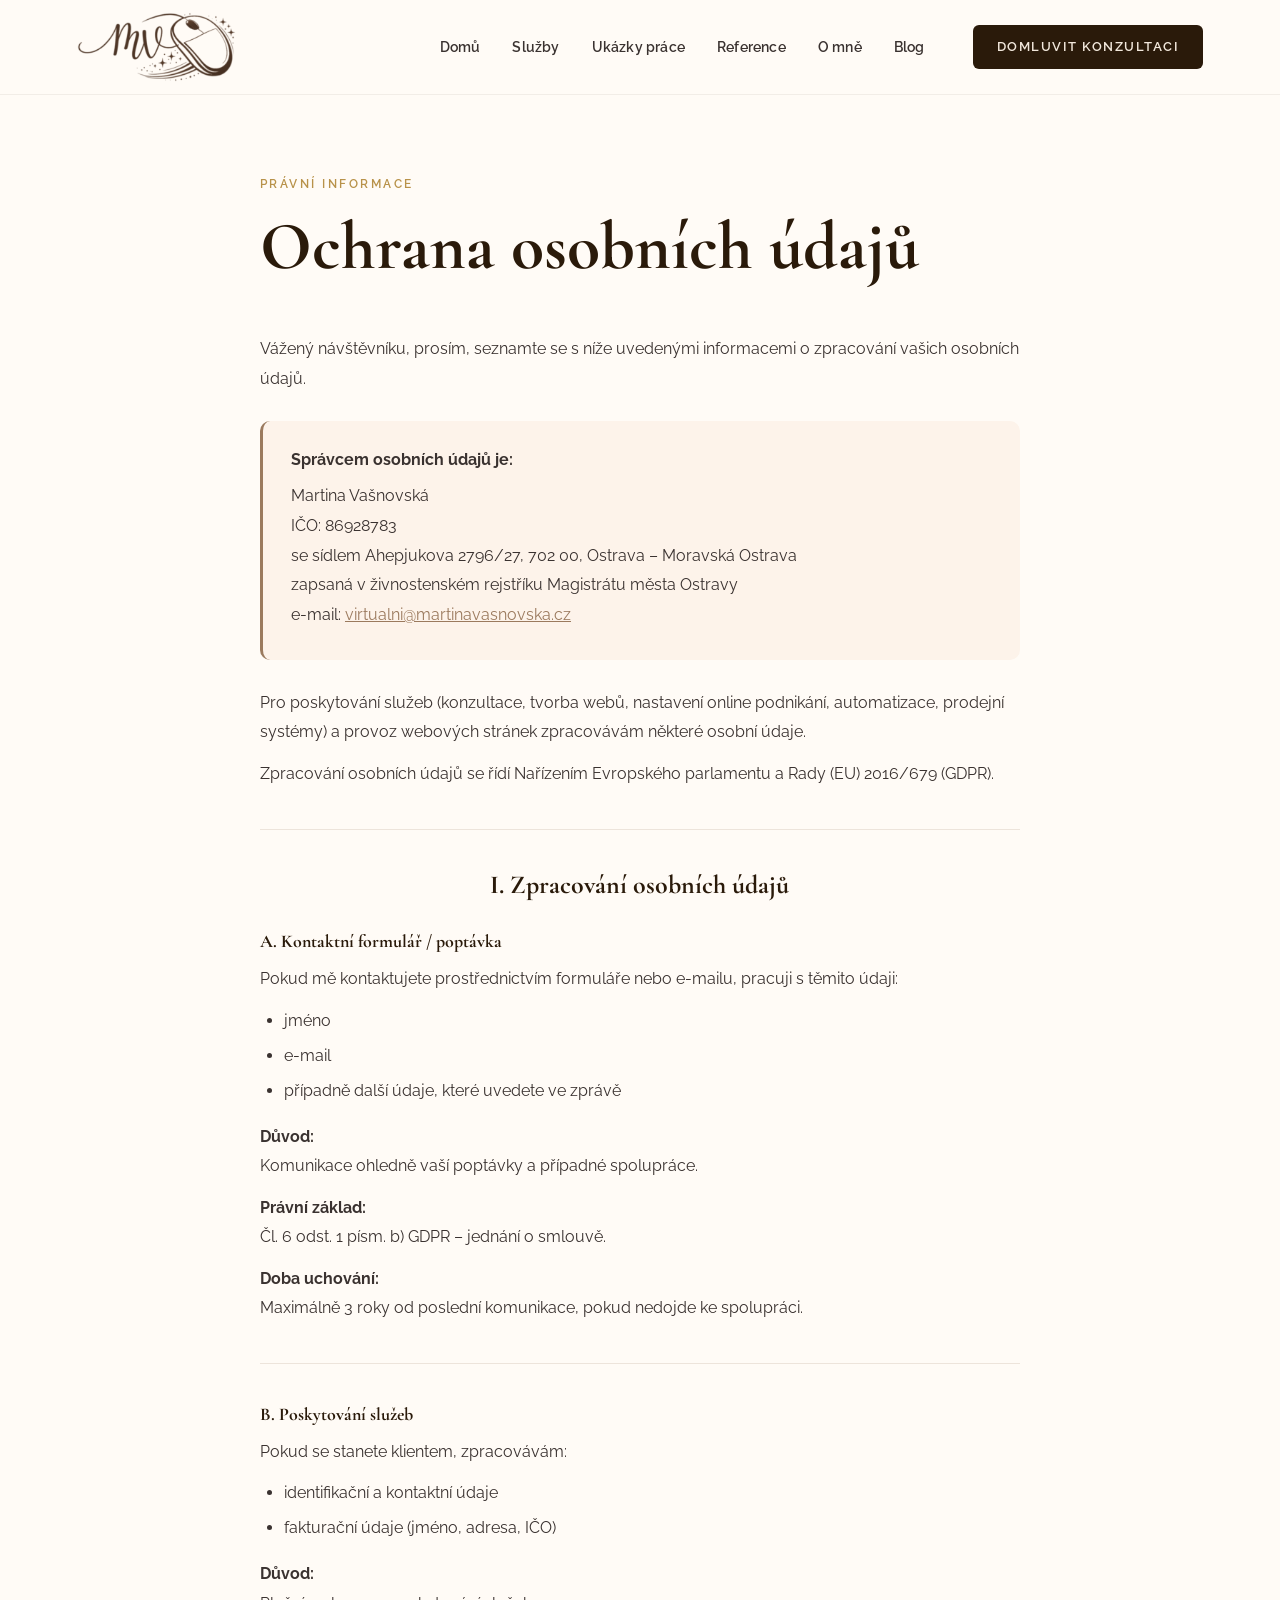
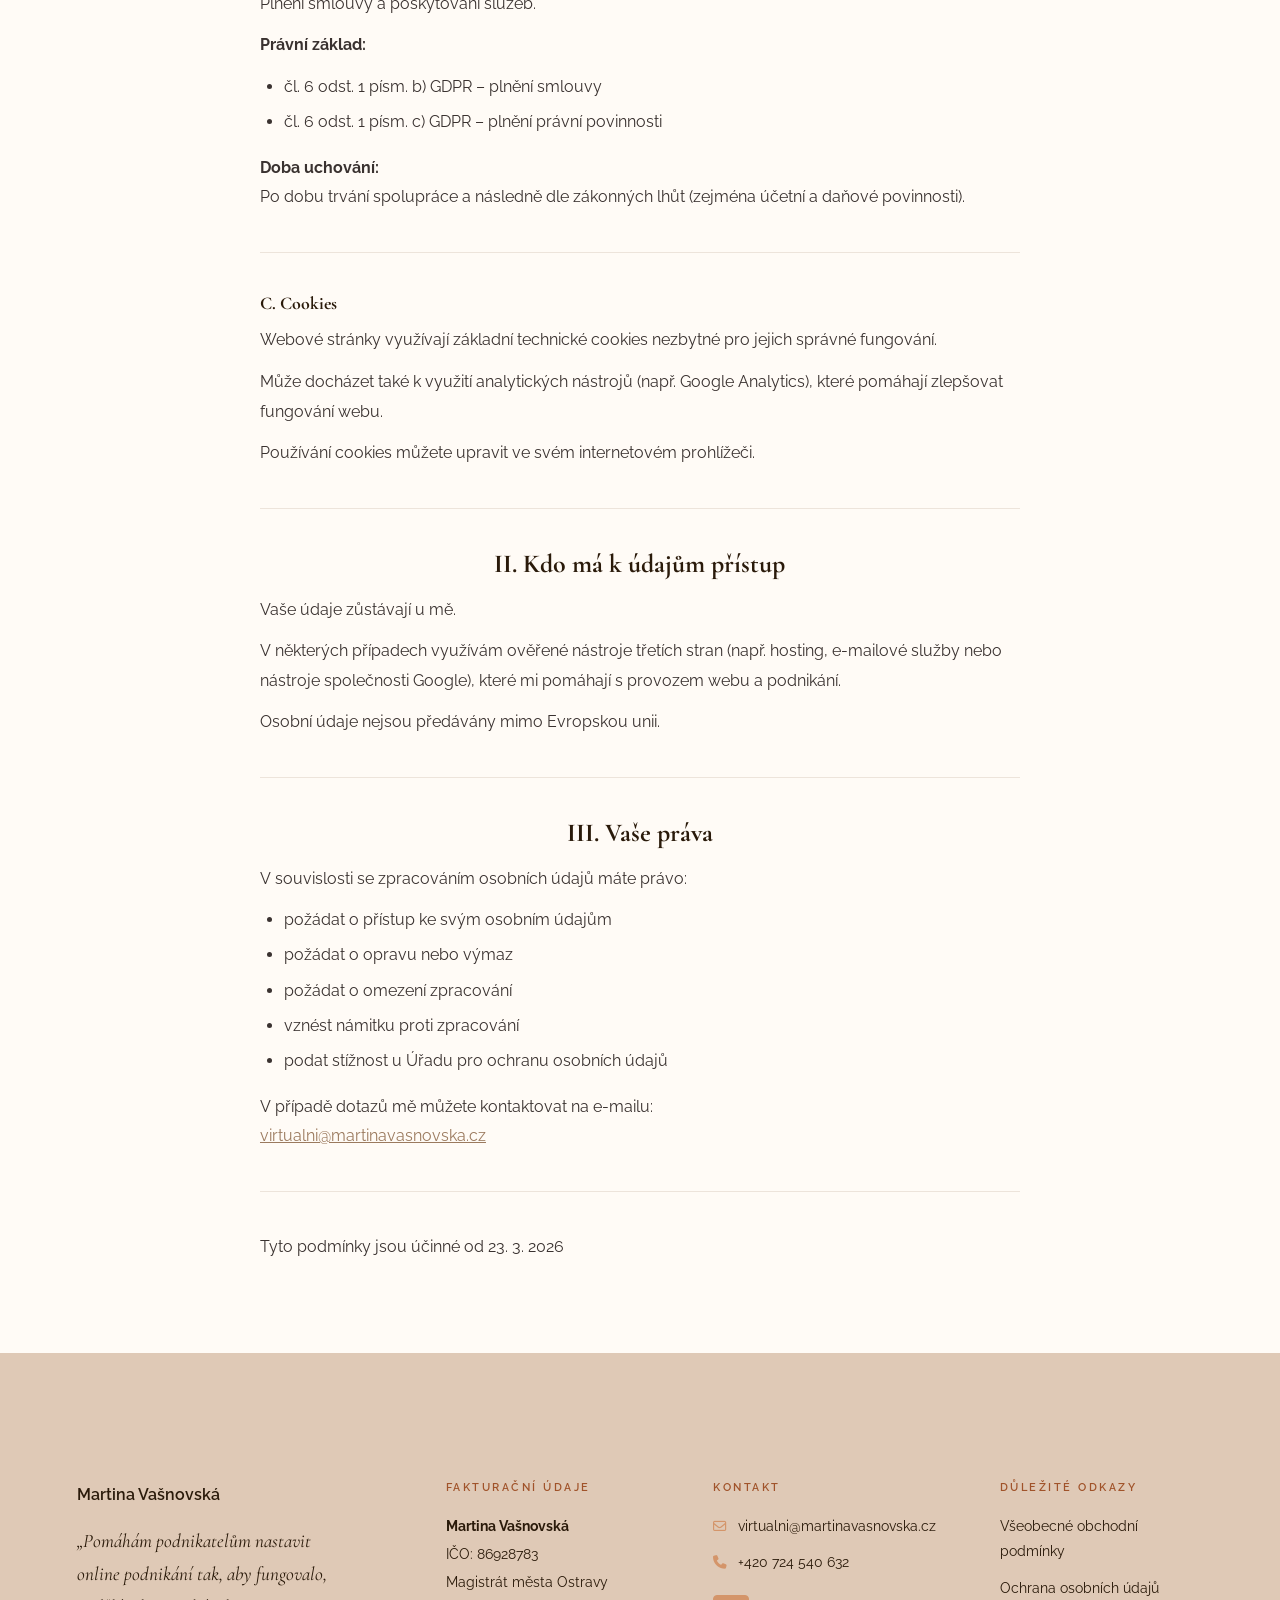
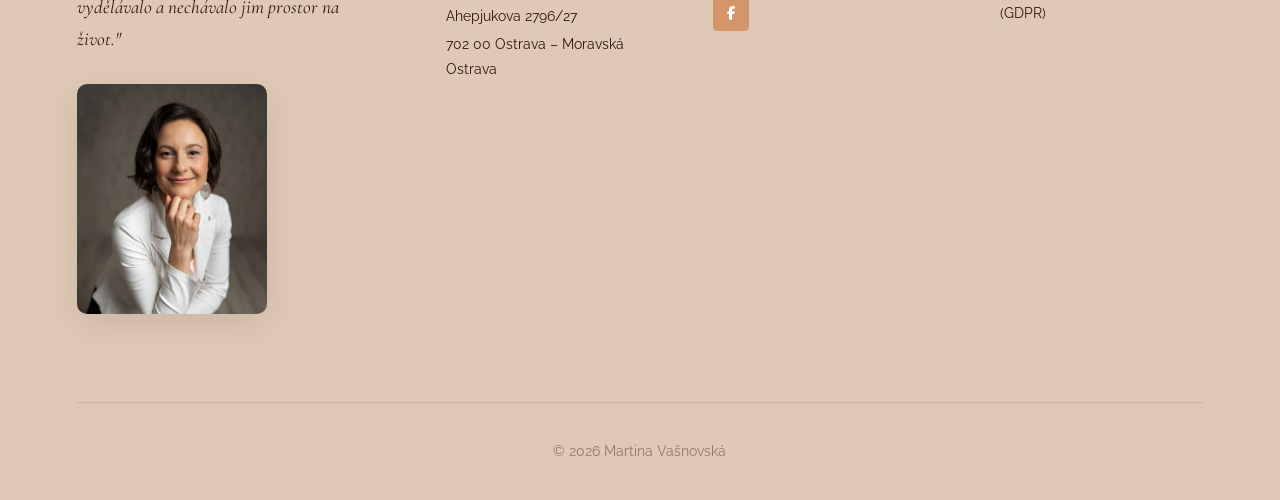
<file: gdpr.html>
<!DOCTYPE html>
<html lang="cs">
<head>
    <meta charset="UTF-8">
    <meta name="viewport" content="width=device-width, initial-scale=1.0">
    <title>Ochrana osobních údajů – Martina Vašnovská</title>
    <meta name="description" content="Informace o zpracování osobních údajů na webu Martiny Vašnovské.">
    <meta name="robots" content="noindex, follow">

    <meta property="og:title" content="Ochrana osobních údajů – Martina Vašnovská">
    <meta property="og:type" content="website">
    <meta property="og:url" content="https://www.martinavasnovska.cz/gdpr">
    <meta property="og:image" content="https://www.martinavasnovska.cz/Obrazky/hero.jpg">
    <meta property="og:image:width" content="1105">
    <meta property="og:image:height" content="1658">
    <meta property="og:locale" content="cs_CZ">
    <meta name="twitter:card" content="summary_large_image">
    <meta name="twitter:image" content="https://www.martinavasnovska.cz/Obrazky/hero.jpg">

    <meta http-equiv="X-Content-Type-Options" content="nosniff">
    <link rel="icon" type="image/png" sizes="512x512" href="favicon.png?v=7">

    <link rel="preconnect" href="https://fonts.googleapis.com">
    <link rel="preconnect" href="https://fonts.gstatic.com" crossorigin>
    <link href="https://fonts.googleapis.com/css2?family=Cormorant+Garamond:wght@400;600;700&family=Raleway:wght@400;500;600&display=swap" rel="stylesheet">
    <link rel="stylesheet" href="https://cdnjs.cloudflare.com/ajax/libs/font-awesome/6.4.0/css/all.min.css">
    <link rel="stylesheet" href="style.css?v=20260323c">
</head>
<body class="light-bg">
    <a class="skip-link" href="#main-content">Přeskočit na obsah</a>

    <!-- HEADER -->
    <header>
        <div class="container nav-container">
            <div class="logo">
                <a href="index.html">
                    <img src="Obrazky/logo.png" alt="Martina Vašnovská - Logo">
                </a>
            </div>
            <nav>
                <button class="hamburger" aria-label="Menu" aria-expanded="false">
                    <i class="fa-solid fa-bars"></i>
                </button>
                <ul class="nav-links">
                    <li><a href="index.html">Domů</a></li>
                    <li><a href="sluzby.html">Služby</a></li>
                    <li><a href="ukazky.html">Ukázky práce</a></li>
                    <li><a href="reference.html">Reference</a></li>
                    <li><a href="omne.html">O&nbsp;mně</a></li>
                    <li><a href="blog.html">Blog</a></li>
                    <li class="nav-cta-mobile"><a href="#kontakt" class="btn-nav-cta">Domluvit konzultaci</a></li>
                </ul>
                <a href="/#kontakt" class="btn-nav-cta">Domluvit konzultaci</a>
            </nav>
        </div>
    </header>

    <main id="main-content">

        <!-- PAGE HERO -->
        <section style="padding: 5rem 0 0;">
            <div class="container">
                <div class="legal-content">
                    <span class="section-label">Právní informace</span>
                    <h1 style="margin-top: 0.5rem;">Ochrana osobních údajů</h1>
                </div>
            </div>
        </section>

        <!-- CONTENT -->
        <section style="padding-top: 1.5rem; padding-bottom: 5rem;">
            <div class="container">
                <div class="legal-content">

                    <p>Vážený návštěvníku, prosím, seznamte se s&nbsp;níže uvedenými informacemi o&nbsp;zpracování vašich osobních údajů.</p>

                    <div class="legal-box">
                        <p><strong>Správcem osobních údajů je:</strong></p>
                        <p>Martina Vašnovská<br>
                        IČO: 86928783<br>
                        se sídlem Ahepjukova 2796/27, 702&nbsp;00, Ostrava – Moravská Ostrava<br>
                        zapsaná v&nbsp;živnostenském rejstříku Magistrátu města Ostravy<br>
                        e-mail: <a href="mailto:virtualni@martinavasnovska.cz">virtualni@martinavasnovska.cz</a></p>
                    </div>

                    <p>Pro poskytování služeb (konzultace, tvorba webů, nastavení online podnikání, automatizace, prodejní systémy) a&nbsp;provoz webových stránek zpracovávám některé osobní údaje.</p>
                    <p>Zpracování osobních údajů se řídí Nařízením Evropského parlamentu a&nbsp;Rady (EU) 2016/679 (GDPR).</p>

                    <hr class="legal-divider">

                    <h2>I. Zpracování osobních údajů</h2>

                    <h3>A. Kontaktní formulář / poptávka</h3>
                    <p>Pokud mě kontaktujete prostřednictvím formuláře nebo e-mailu, pracuji s&nbsp;těmito údaji:</p>
                    <ul>
                        <li>jméno</li>
                        <li>e-mail</li>
                        <li>případně další údaje, které uvedete ve zprávě</li>
                    </ul>
                    <p><strong>Důvod:</strong><br>
                    Komunikace ohledně vaší poptávky a&nbsp;případné spolupráce.</p>
                    <p><strong>Právní základ:</strong><br>
                    Čl. 6 odst. 1 písm. b) GDPR – jednání o&nbsp;smlouvě.</p>
                    <p><strong>Doba uchování:</strong><br>
                    Maximálně 3 roky od poslední komunikace, pokud nedojde ke spolupráci.</p>

                    <hr class="legal-divider">

                    <h3>B. Poskytování služeb</h3>
                    <p>Pokud se stanete klientem, zpracovávám:</p>
                    <ul>
                        <li>identifikační a&nbsp;kontaktní údaje</li>
                        <li>fakturační údaje (jméno, adresa, IČO)</li>
                    </ul>
                    <p><strong>Důvod:</strong><br>
                    Plnění smlouvy a&nbsp;poskytování služeb.</p>
                    <p><strong>Právní základ:</strong></p>
                    <ul>
                        <li>čl. 6 odst. 1 písm. b) GDPR – plnění smlouvy</li>
                        <li>čl. 6 odst. 1 písm. c) GDPR – plnění právní povinnosti</li>
                    </ul>
                    <p><strong>Doba uchování:</strong><br>
                    Po dobu trvání spolupráce a&nbsp;následně dle zákonných lhůt (zejména účetní a&nbsp;daňové povinnosti).</p>

                    <hr class="legal-divider">

                    <h3>C. Cookies</h3>
                    <p>Webové stránky využívají základní technické cookies nezbytné pro jejich správné fungování.</p>
                    <p>Může docházet také k&nbsp;využití analytických nástrojů (např. Google Analytics), které pomáhají zlepšovat fungování webu.</p>
                    <p>Používání cookies můžete upravit ve svém internetovém prohlížeči.</p>

                    <hr class="legal-divider">

                    <h2>II. Kdo má k&nbsp;údajům přístup</h2>
                    <p>Vaše údaje zůstávají u&nbsp;mě.</p>
                    <p>V&nbsp;některých případech využívám ověřené nástroje třetích stran (např. hosting, e-mailové služby nebo nástroje společnosti Google), které mi pomáhají s&nbsp;provozem webu a&nbsp;podnikání.</p>
                    <p>Osobní údaje nejsou předávány mimo Evropskou unii.</p>

                    <hr class="legal-divider">

                    <h2>III. Vaše práva</h2>
                    <p>V&nbsp;souvislosti se zpracováním osobních údajů máte právo:</p>
                    <ul>
                        <li>požádat o&nbsp;přístup ke svým osobním údajům</li>
                        <li>požádat o&nbsp;opravu nebo výmaz</li>
                        <li>požádat o&nbsp;omezení zpracování</li>
                        <li>vznést námitku proti zpracování</li>
                        <li>podat stížnost u&nbsp;Úřadu pro ochranu osobních údajů</li>
                    </ul>
                    <p>V&nbsp;případě dotazů mě můžete kontaktovat na e-mailu:<br>
                    <a href="mailto:virtualni@martinavasnovska.cz">virtualni@martinavasnovska.cz</a></p>

                    <hr class="legal-divider">

                    <p class="legal-effective">Tyto podmínky jsou účinné od 23.&nbsp;3.&nbsp;2026</p>

                </div>
            </div>
        </section>

    </main>

    <!-- FOOTER -->
    <footer>
        <div class="container">
            <div class="footer-inner">

                <div class="footer-col footer-brand">
                    <p style="color:var(--heading-color); font-weight:600; font-size:1rem;">Martina Vašnovská</p>
                    <p class="footer-slogan">„Pomáhám podnikatelům nastavit online podnikání tak, aby fungovalo, vydělávalo a nechávalo jim prostor na život."</p>
                    <img src="Obrazky/hero.jpg" alt="Martina Vašnovská" class="footer-photo">
                </div>

                <div class="footer-col">
                    <h4>Fakturační údaje</h4>
                    <p><strong style="color:var(--heading-color);">Martina Vašnovská</strong></p>
                    <p>IČO: 86928783</p>
                    <p>Magistrát města Ostravy</p>
                    <p style="margin-top:0.6rem;">Ahepjukova 2796/27</p>
                    <p>702 00 Ostrava – Moravská Ostrava</p>
                </div>

                <div class="footer-col">
                    <h4>Kontakt</h4>
                    <div class="footer-contact-items">
                        <div class="footer-contact-item">
                            <i class="fa-regular fa-envelope"></i>
                            <a href="mailto:virtualni@martinavasnovska.cz">virtualni@martinavasnovska.cz</a>
                        </div>
                        <div class="footer-contact-item">
                            <i class="fa-solid fa-phone"></i>
                            <a href="tel:+420724540632">+420 724 540 632</a>
                        </div>
                    </div>
                    <div class="social-icons">
                        <a href="https://www.facebook.com/ToulavaMartjula" aria-label="Facebook" target="_blank" rel="noopener"><i class="fa-brands fa-facebook-f"></i></a>
                    </div>
                </div>

                <div class="footer-col">
                    <h4>Důležité odkazy</h4>
                    <ul class="footer-nav">
                        <li><a href="vop.html">Všeobecné obchodní podmínky</a></li>
                        <li><a href="gdpr.html">Ochrana osobních údajů (GDPR)</a></li>
                    </ul>
                </div>

            </div>
            <div class="footer-bottom">
                <p>&copy; 2026 Martina Vašnovská</p>
            </div>
        </div>
    </footer>

    <script src="script.js?v=20260323c"></script>
</body>
</html>
</file>
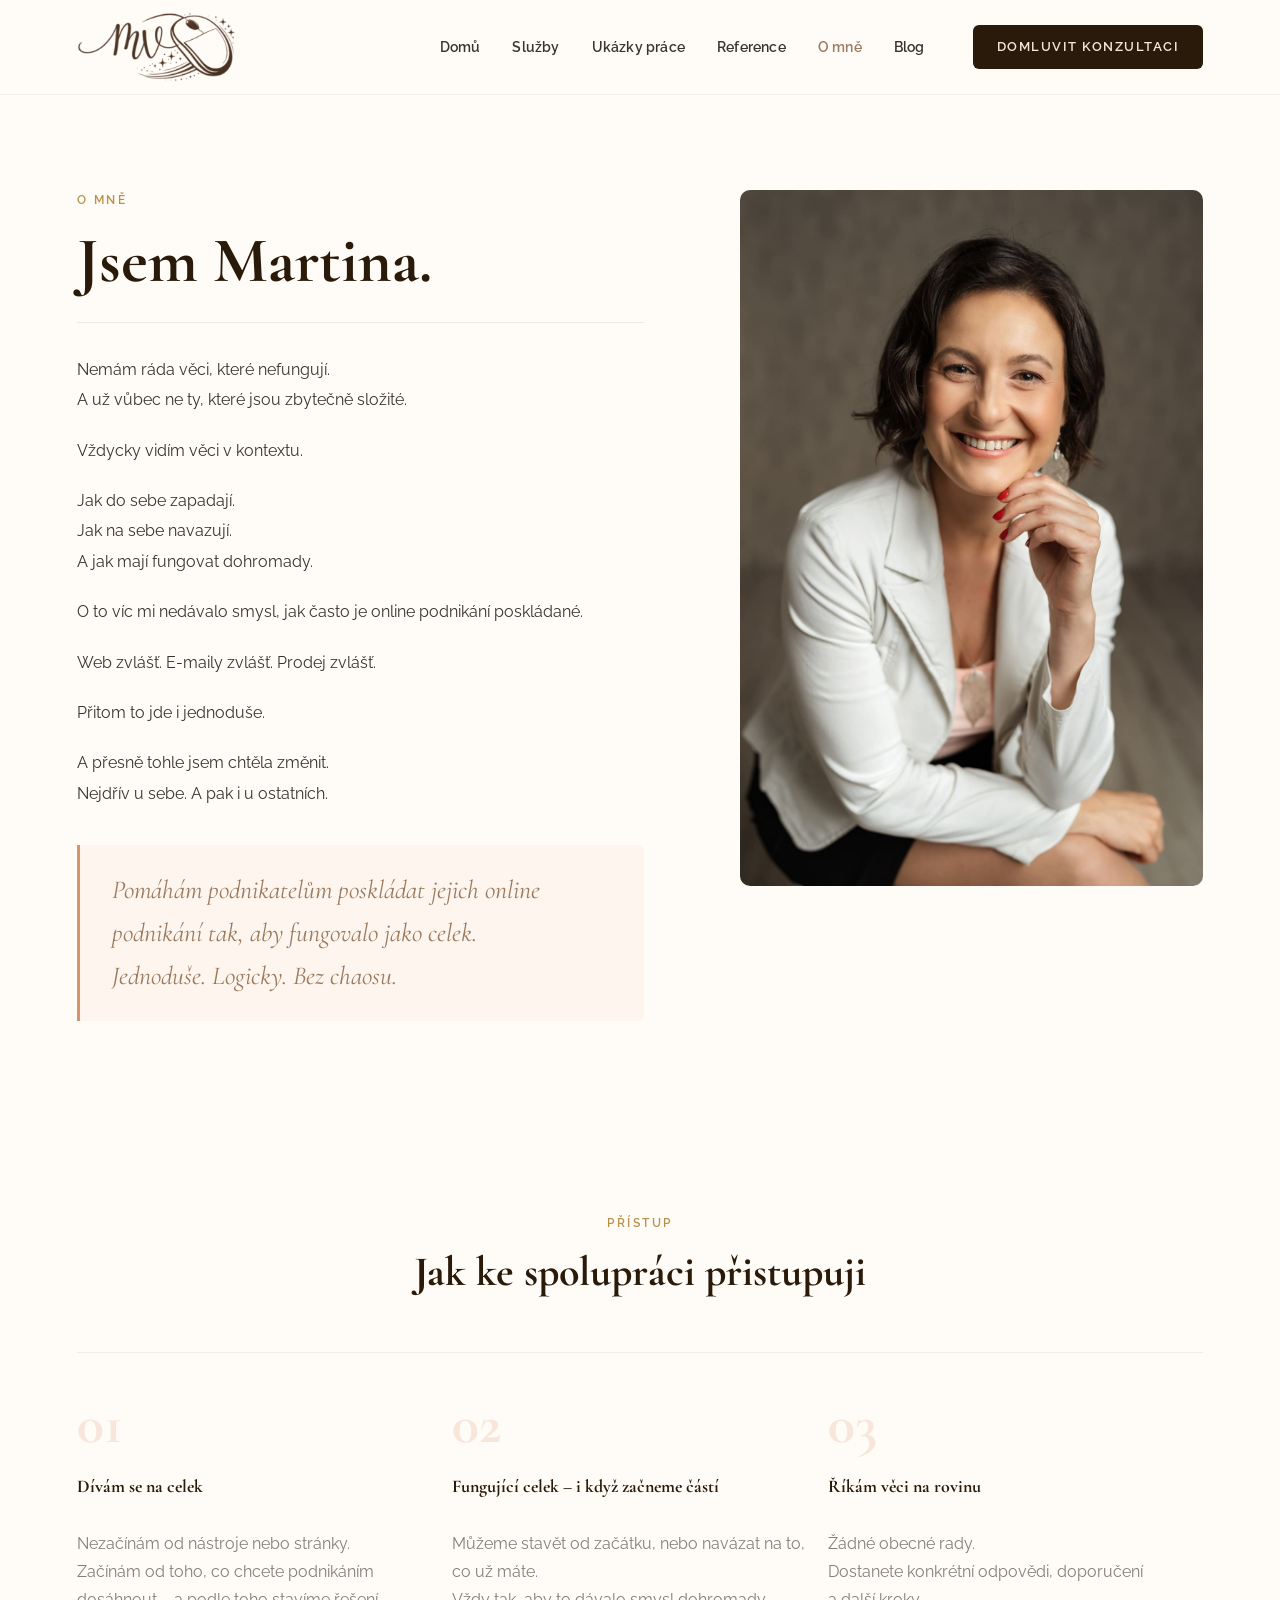
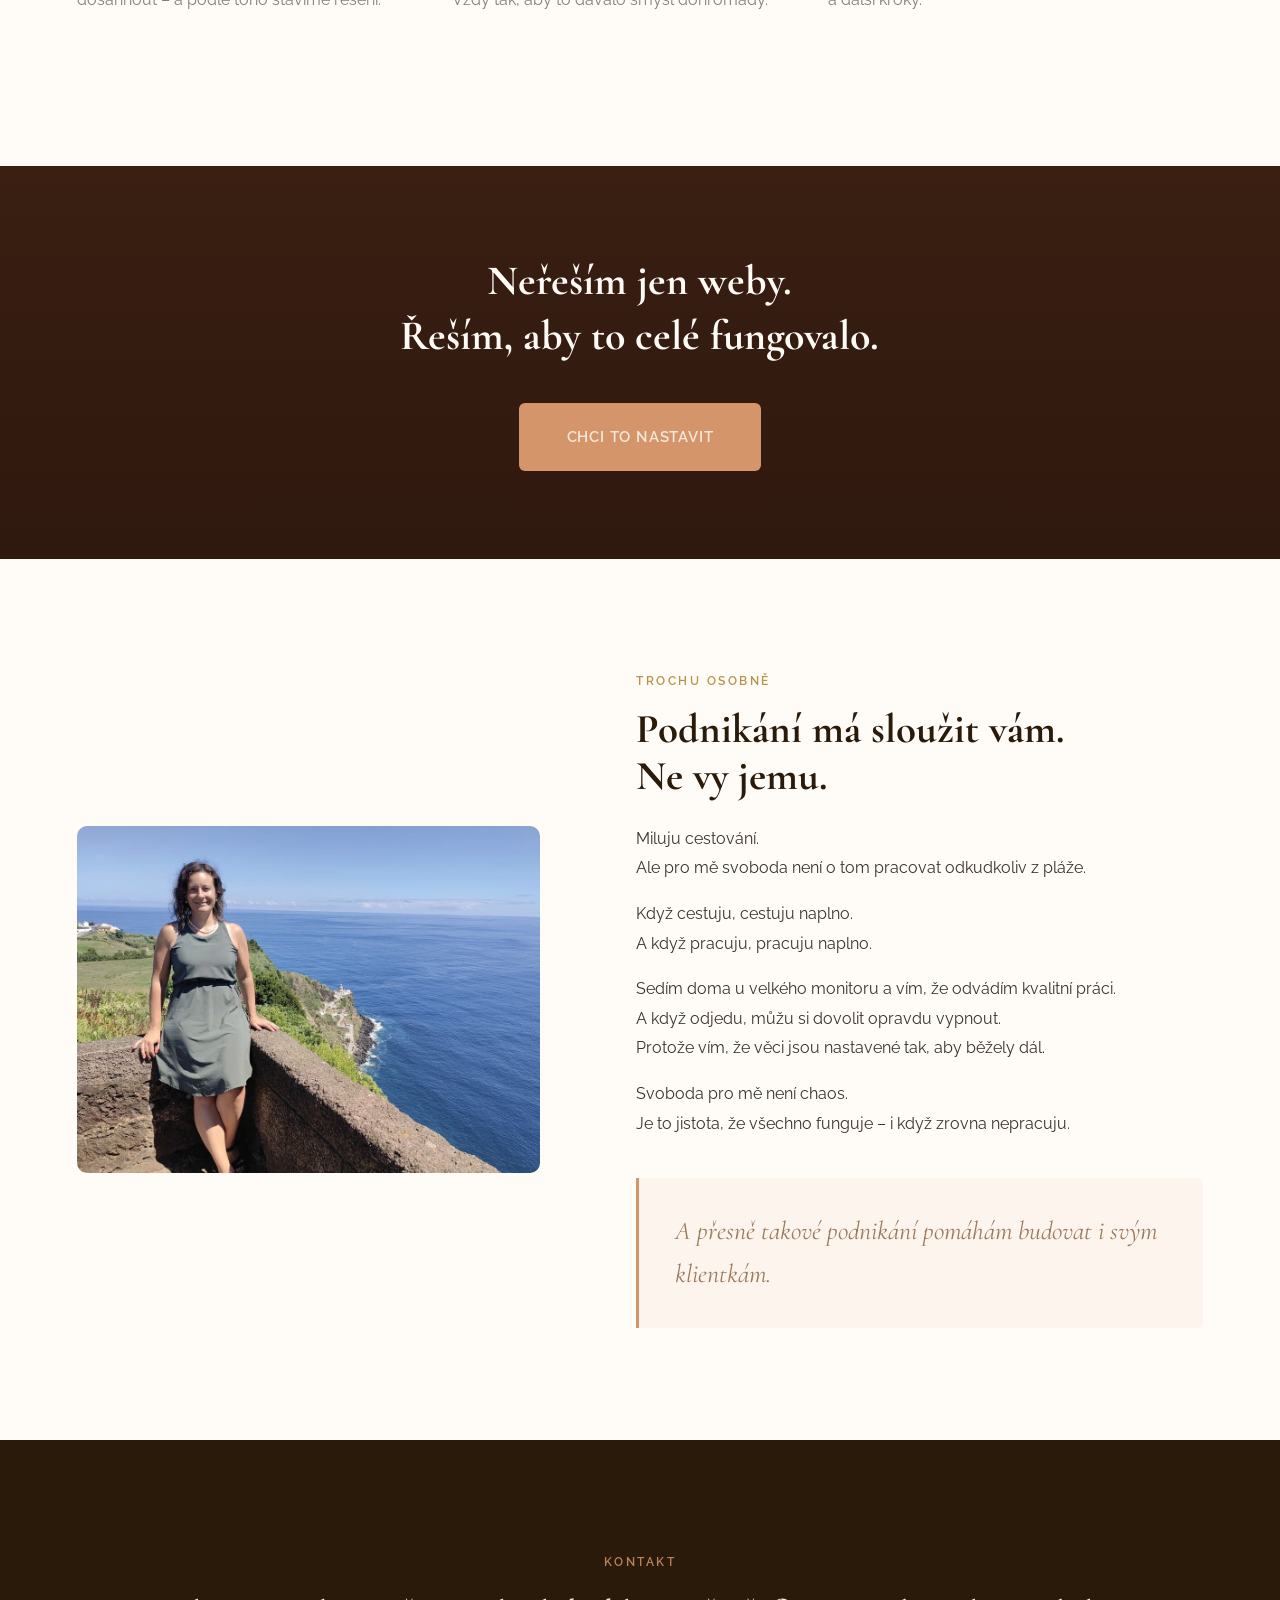
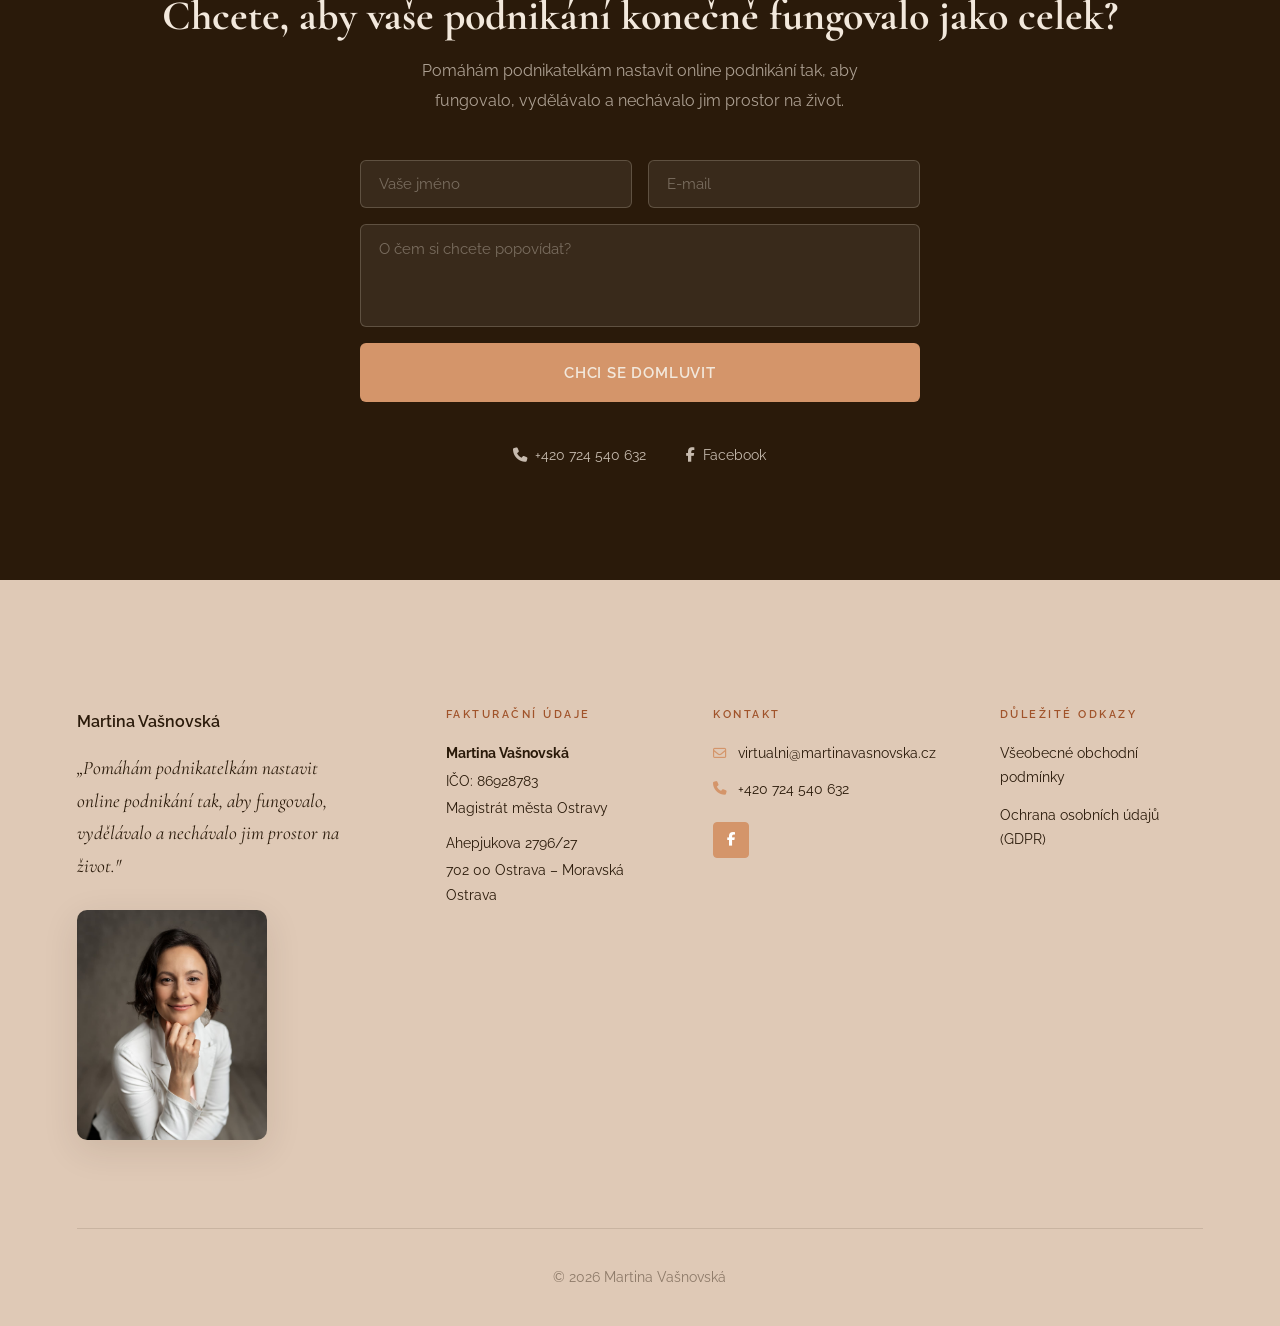
<file: omne.html>
<!DOCTYPE html>
<!-- build: 2026-03-27 -->
<html lang="cs">
<head>
    <meta charset="UTF-8">
    <meta name="viewport" content="width=device-width, initial-scale=1.0">
    <title>O mně – Martina Vašnovská</title>
    <meta name="description" content="Jsem Martina – webařka a virtuální asistentka, která pomáhá podnikatelům poskládat online podnikání tak, aby fungovalo jako celek.">

    <meta property="og:title" content="O mně – Martina Vašnovská">
    <meta property="og:description" content="Webařka a virtuální asistentka. Pomáhám poskládat online podnikání tak, aby fungovalo jednoduše, logicky a funkčně.">
    <meta property="og:type" content="website">
    <meta property="og:url" content="https://www.martinavasnovska.cz/omne">
    <meta property="og:image" content="https://www.martinavasnovska.cz/Obrazky/hero.jpg">
    <meta property="og:image:width" content="1105">
    <meta property="og:image:height" content="1658">
    <meta property="og:locale" content="cs_CZ">
    <meta name="twitter:card" content="summary_large_image">
    <meta name="twitter:image" content="https://www.martinavasnovska.cz/Obrazky/hero.jpg">
    <link rel="canonical" href="https://www.martinavasnovska.cz/omne">
    <meta name="robots" content="index, follow">

    <meta http-equiv="X-Content-Type-Options" content="nosniff">
    <link rel="icon" type="image/png" sizes="512x512" href="favicon.png?v=7">

    <link rel="preconnect" href="https://fonts.googleapis.com">
    <link rel="preconnect" href="https://fonts.gstatic.com" crossorigin>
    <link href="https://fonts.googleapis.com/css2?family=Cormorant+Garamond:wght@400;600;700&family=Raleway:wght@400;500;600&display=swap" rel="stylesheet">
    <link rel="stylesheet" href="https://cdnjs.cloudflare.com/ajax/libs/font-awesome/6.4.0/css/all.min.css">
    <link rel="stylesheet" href="style.css?v=20260326b">
</head>
<body class="light-bg">
    <a class="skip-link" href="#main-content">Přeskočit na obsah</a>

    <!-- HEADER -->
    <header>
        <div class="container nav-container">
            <div class="logo">
                <a href="index.html">
                    <img src="Obrazky/logo.png" alt="Martina Vašnovská - Logo">
                </a>
            </div>
            <nav>
                <button class="hamburger" aria-label="Menu" aria-expanded="false">
                    <i class="fa-solid fa-bars"></i>
                </button>
                <ul class="nav-links">
                    <li><a href="index.html">Domů</a></li>
                    <li><a href="sluzby.html">Služby</a></li>
                    <li><a href="ukazky.html">Ukázky práce</a></li>
                    <li><a href="reference.html">Reference</a></li>
                    <li><a href="omne.html" class="nav-active">O&nbsp;mně</a></li>
                    <li><a href="blog.html">Blog</a></li>
                    <li class="nav-cta-mobile"><a href="#kontakt" class="btn-nav-cta">Domluvit konzultaci</a></li>
                </ul>
                <a href="#kontakt" class="btn-nav-cta">Domluvit konzultaci</a>
            </nav>
        </div>
    </header>

    <main id="main-content">

        <!-- INTRO + PŘÍBĚH — sloučeno -->
        <section class="omne-intro">
            <div class="container">
                <div class="omne-intro-layout fade-in">
                    <div class="omne-intro-text">
                        <span class="section-label">O mně</span>
                        <h1>Jsem Martina.</h1>
                        <div class="omne-story-text">
                            <p>Nemám ráda věci, které nefungují.<br>A&nbsp;už vůbec ne ty, které jsou zbytečně složité.</p>
                            <p>Vždycky vidím věci v&nbsp;kontextu.</p>
                            <p class="omne-story-punch">Jak do sebe zapadají.<br>Jak na sebe navazují.<br>A&nbsp;jak mají fungovat dohromady.</p>
                            <p>O&nbsp;to víc mi nedávalo smysl, jak často je online podnikání poskládané.</p>
                            <p>Web zvlášť. E-maily zvlášť. Prodej zvlášť.</p>
                            <p>Přitom to jde i&nbsp;jednoduše.</p>
                            <p>A&nbsp;přesně tohle jsem chtěla změnit.<br>Nejdřív u&nbsp;sebe. A&nbsp;pak i&nbsp;u&nbsp;ostatních.</p>
                            <div class="about-statement">Pomáhám podnikatelům poskládat jejich online podnikání tak, aby fungovalo jako celek.<br>Jednoduše. Logicky. Bez chaosu.</div>
                        </div>
                    </div>
                    <div class="omne-intro-photo">
                        <img src="Obrazky/omne2.jpg" alt="Martina Vašnovská" loading="eager">
                    </div>
                </div>
            </div>
        </section>

        <!-- JAK PRACUJI — 3 hodnoty -->
        <section>
            <div class="container">
                <div class="text-center fade-in">
                    <span class="section-label">Přístup</span>
                    <h2>Jak ke spolupráci přistupuji</h2>
                </div>
                <div class="omne-values fade-in">
                    <div class="omne-value-item">
                        <span class="omne-value-num">01</span>
                        <h3>Dívám se na celek</h3>
                        <p>Nezačínám od nástroje nebo stránky.<br>Začínám od toho, co chcete podnikáním dosáhnout – a&nbsp;podle toho stavíme řešení.</p>
                    </div>
                    <div class="omne-value-item">
                        <span class="omne-value-num">02</span>
                        <h3>Fungující celek – i&nbsp;když začneme částí</h3>
                        <p>Můžeme stavět od začátku, nebo navázat na to, co už máte.<br>Vždy tak, aby to dávalo smysl dohromady.</p>
                    </div>
                    <div class="omne-value-item">
                        <span class="omne-value-num">03</span>
                        <h3>Říkám věci na rovinu</h3>
                        <p>Žádné obecné rady.<br>Dostanete konkrétní odpovědi, doporučení a&nbsp;další kroky.</p>
                    </div>
                </div>
            </div>
        </section>

        <!-- DARK STATEMENT -->
        <section class="dark-statement-section">
            <div class="container">
                <div class="dark-statement fade-in">
                    <p class="dark-statement-text">Neřeším jen weby.<br>Řeším, aby to celé fungovalo.</p>
                    <a href="#kontakt" class="btn btn-light btn-lg">Chci to nastavit</a>
                </div>
            </div>
        </section>

        <!-- OSOBNÍ ČÁST -->
        <section>
            <div class="container">
                <div class="omne-personal fade-in">
                    <div class="omne-personal-photo">
                        <img src="Obrazky/omne4.jpg" alt="Martina Vašnovská" loading="lazy">
                    </div>
                    <div class="omne-personal-text">
                        <span class="section-label">Trochu osobně</span>
                        <h2 class="text-left">Podnikání má sloužit vám.<br>Ne vy jemu.</h2>
                        <p>Miluju cestování.<br>Ale pro mě svoboda není o&nbsp;tom pracovat odkudkoliv z&nbsp;pláže.</p>
                        <p>Když cestuju, cestuju naplno.<br>A&nbsp;když pracuju, pracuju naplno.</p>
                        <p>Sedím doma u&nbsp;velkého monitoru a&nbsp;vím, že odvádím kvalitní práci.<br>A&nbsp;když odjedu, můžu si dovolit opravdu vypnout.<br>Protože vím, že věci jsou nastavené tak, aby běžely dál.</p>
                        <p>Svoboda pro mě není chaos.<br>Je to jistota, že všechno funguje – i&nbsp;když zrovna nepracuju.</p>
                        <div class="about-statement">A&nbsp;přesně takové podnikání pomáhám budovat i&nbsp;svým klientkám.</div>
                    </div>
                </div>
            </div>
        </section>

        <!-- CTA BANNER -->
        <!-- KONTAKT -->
        <section id="kontakt" class="cta-banner">
            <div class="container">
                <span class="section-label cta-label">Kontakt</span>
                <h2>Chcete, aby vaše podnikání konečně fungovalo jako celek?</h2>
                <p>Pomáhám podnikatelkám nastavit online podnikání tak, aby fungovalo, vydělávalo a nechávalo jim prostor na život.</p>
                <form class="cta-form" action="https://formspree.io/f/xwvrdayj" method="POST">
                    <div class="cta-form-row">
                        <label class="sr-only" for="jmeno-cta">Vaše jméno</label>
                        <input type="text" id="jmeno-cta" name="jmeno" placeholder="Vaše jméno" required>
                        <label class="sr-only" for="email-cta">E-mail</label>
                        <input type="email" id="email-cta" name="email" placeholder="E-mail" required>
                    </div>
                    <label class="sr-only" for="zprava-cta">O čem si chcete popovídat?</label>
                    <textarea id="zprava-cta" name="zprava" rows="4" placeholder="O čem si chcete popovídat?" required></textarea>
                    <button type="submit" class="btn btn-light btn-lg cta-form-btn">Chci se domluvit</button>
                </form>
                <div class="cta-contact-meta">
                    <a href="tel:+420724540632"><i class="fa-solid fa-phone"></i> +420 724 540 632</a>
                    <a href="https://www.facebook.com/ToulavaMartjula" aria-label="Facebook" target="_blank" rel="noopener"><i class="fa-brands fa-facebook-f"></i> Facebook</a>
                </div>
            </div>
        </section>

    </main>

    <!-- FOOTER -->
    <footer>
        <div class="container">
            <div class="footer-inner">

                <div class="footer-col footer-brand">
                    <p style="color:var(--heading-color); font-weight:600; font-size:1rem;">Martina Vašnovská</p>
                    <p class="footer-slogan">„Pomáhám podnikatelkám nastavit online podnikání tak, aby fungovalo, vydělávalo a nechávalo jim prostor na život."</p>
                    <img src="Obrazky/hero.jpg" alt="Martina Vašnovská" class="footer-photo">
                </div>

                <div class="footer-col">
                    <h4>Fakturační údaje</h4>
                    <p><strong style="color:var(--heading-color);">Martina Vašnovská</strong></p>
                    <p>IČO: 86928783</p>
                    <p>Magistrát města Ostravy</p>
                    <p style="margin-top:0.6rem;">Ahepjukova 2796/27</p>
                    <p>702 00 Ostrava – Moravská Ostrava</p>
                </div>

                <div class="footer-col">
                    <h4>Kontakt</h4>
                    <div class="footer-contact-items">
                        <div class="footer-contact-item">
                            <i class="fa-regular fa-envelope"></i>
                            <a href="mailto:virtualni@martinavasnovska.cz">virtualni@martinavasnovska.cz</a>
                        </div>
                        <div class="footer-contact-item">
                            <i class="fa-solid fa-phone"></i>
                            <a href="tel:+420724540632">+420 724 540 632</a>
                        </div>
                    </div>
                    <div class="social-icons">
                        <a href="https://www.facebook.com/ToulavaMartjula" aria-label="Facebook" target="_blank" rel="noopener"><i class="fa-brands fa-facebook-f"></i></a>
                    </div>
                </div>

                <div class="footer-col">
                    <h4>Důležité odkazy</h4>
                    <ul class="footer-nav">
                        <li><a href="vop.html">Všeobecné obchodní podmínky</a></li>
                        <li><a href="gdpr.html">Ochrana osobních údajů (GDPR)</a></li>
                    </ul>
                </div>

            </div>
            <div class="footer-bottom">
                <p>&copy; 2026 Martina Vašnovská</p>
            </div>
        </div>
    </footer>

    <script src="script.js?v=20260323c"></script>
</body>
</html>
</file>
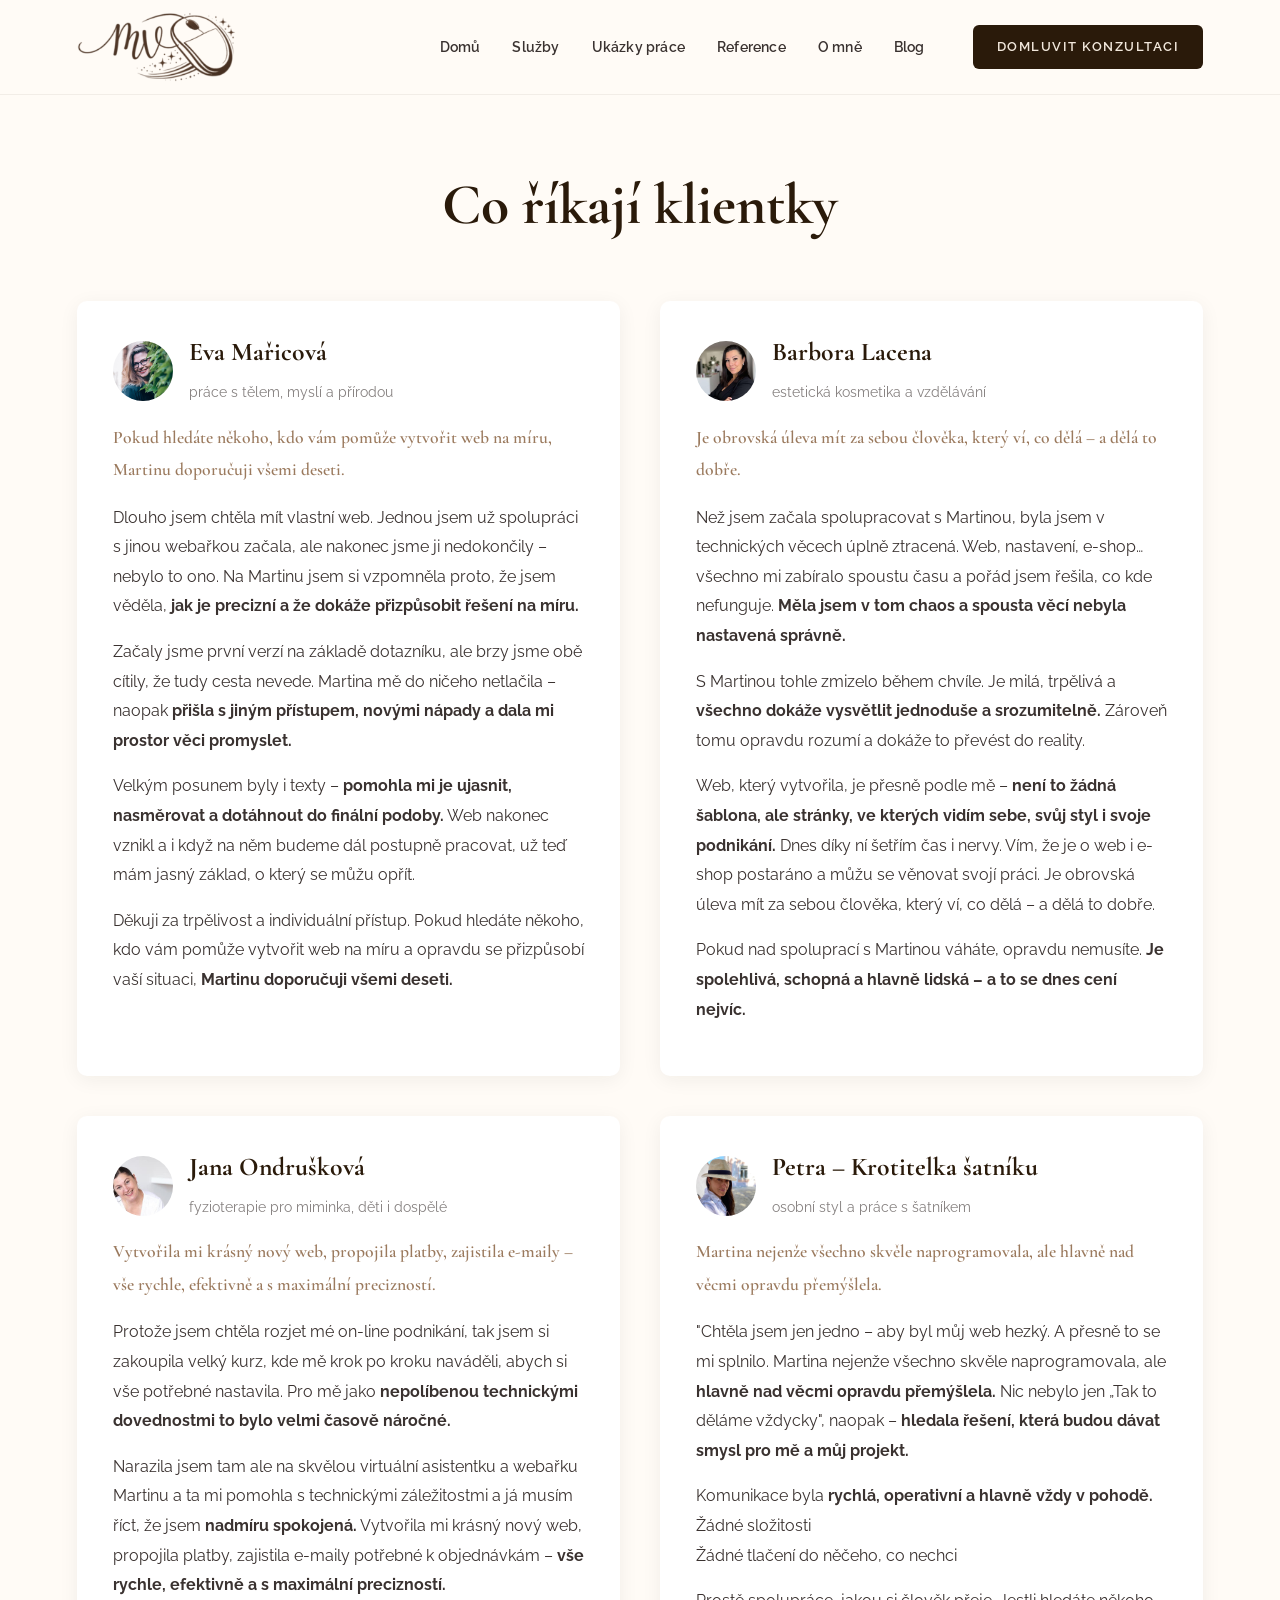
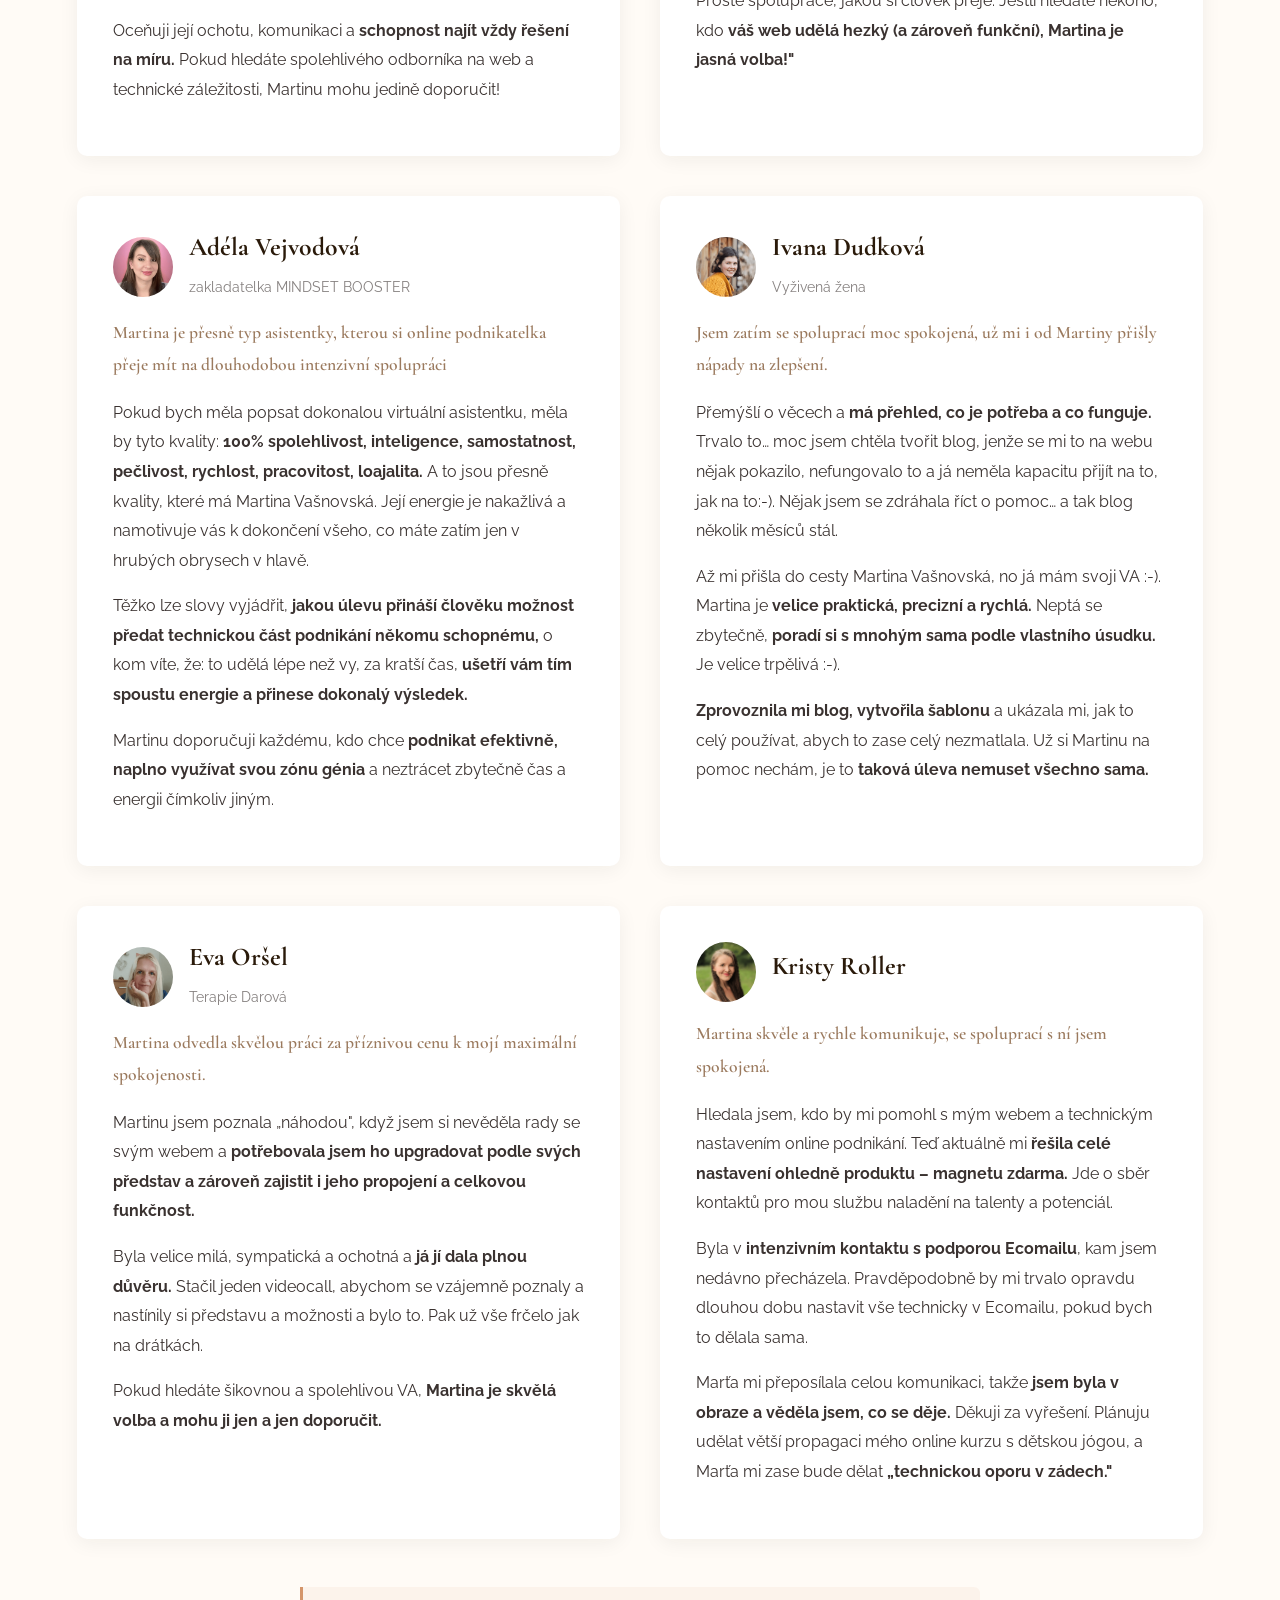
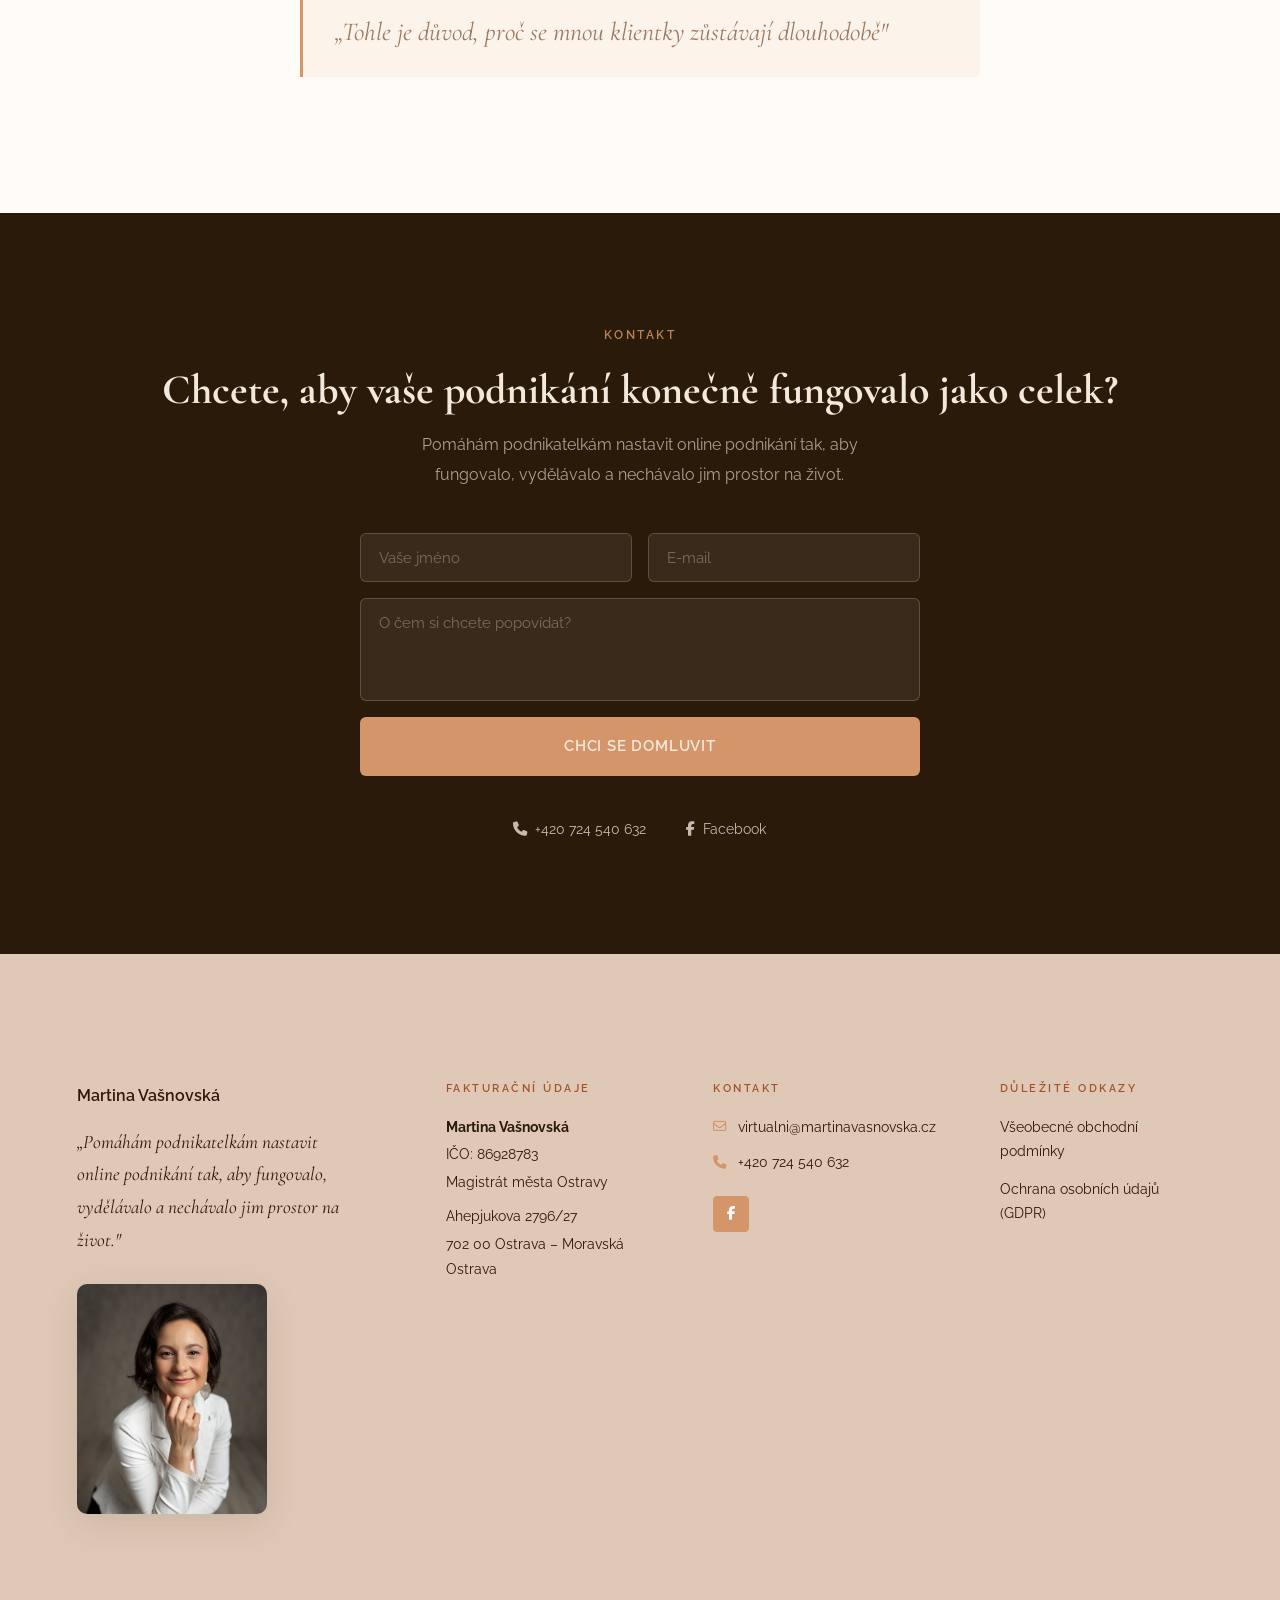
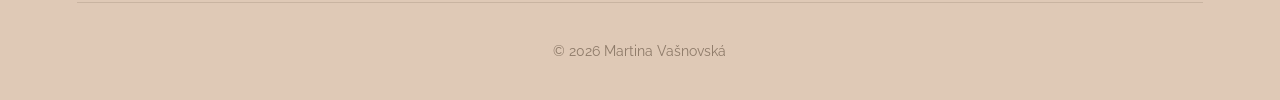
<file: reference.html>
<!DOCTYPE html>
<!-- build: 2026-03-27 -->
<html lang="cs">
<head>
    <meta charset="UTF-8">
    <meta name="viewport" content="width=device-width, initial-scale=1.0">
    <title>Reference - Martina Vašnovská</title>
    <meta name="description" content="Přečtěte si hodnocení a reference od klientů, kterým Martina Vašnovská pomohla nastavit a zefektivnit jejich online podnikání.">
    
    <!-- Open Graph Meta Tags -->
    <meta property="og:title" content="Reference - Martina Vašnovská">
    <meta property="og:description" content="Přečtěte si hodnocení od klientek, kterým jsem pomohla nastavit a poskládat online podnikání.">
    <meta property="og:type" content="website">
    <meta property="og:url" content="https://www.martinavasnovska.cz/reference">
    <meta property="og:image" content="https://www.martinavasnovska.cz/Obrazky/hero.jpg">
    <meta property="og:image:width" content="1105">
    <meta property="og:image:height" content="1658">
    <meta property="og:locale" content="cs_CZ">
    <meta name="twitter:card" content="summary_large_image">
    <meta name="twitter:image" content="https://www.martinavasnovska.cz/Obrazky/hero.jpg">
    <link rel="canonical" href="https://www.martinavasnovska.cz/reference">
    <meta name="robots" content="index, follow">

    <!-- Security Header simulation -->
    <meta http-equiv="X-Content-Type-Options" content="nosniff">

    <!-- Favicon -->
    <link rel="icon" type="image/png" sizes="512x512" href="favicon.png?v=7">

    <!-- Google Fonts -->
    <link rel="preconnect" href="https://fonts.googleapis.com">
    <link rel="preconnect" href="https://fonts.gstatic.com" crossorigin>
    <link href="https://fonts.googleapis.com/css2?family=Cormorant+Garamond:wght@400;600;700&family=Raleway:wght@400;500;600&display=swap" rel="stylesheet">
    
    <!-- FontAwesome -->
    <link rel="stylesheet" href="https://cdnjs.cloudflare.com/ajax/libs/font-awesome/6.4.0/css/all.min.css">

    <!-- Stylesheet -->
    <link rel="stylesheet" href="style.css?v=20260323c">

    <!-- Structured Data -->
    <script type="application/ld+json">
    {
      "@context": "https://schema.org",
      "@type": "LocalBusiness",
      "name": "Martina Vašnovská",
      "image": "https://www.martinavasnovska.cz/Obrazky/hero.jpg",
      "url": "https://www.martinavasnovska.cz/",
      "telephone": "+420724540632",
      "email": "virtualni@martinavasnovska.cz",
      "address": {
        "@type": "PostalAddress",
        "streetAddress": "Ahepjukova 2796/27",
        "addressLocality": "Ostrava - Moravská Ostrava",
        "postalCode": "70200",
        "addressCountry": "CZ"
      }
    }
    </script>
</head>
<body class="light-bg">
    <a class="skip-link" href="#main-content">Přeskočit na obsah</a>

    <!-- Header Navigation -->
    <header>
        <div class="container nav-container">
            <div class="logo">
                <a href="index.html">
                    <img src="Obrazky/logo.png" alt="Martina Vašnovská - Logo">
                </a>
            </div>
            
            <nav>
                <button class="hamburger" aria-label="Menu" aria-expanded="false">
                    <i class="fa-solid fa-bars"></i>
                </button>
                <ul class="nav-links">
                    <li><a href="index.html">Domů</a></li>
                    <li><a href="sluzby.html">Služby</a></li>
                    <li><a href="ukazky.html">Ukázky práce</a></li>
                    <li><a href="reference.html">Reference</a></li>
                    <li><a href="omne.html">O mně</a></li>
                    <li><a href="blog.html">Blog</a></li>
                    <li class="nav-cta-mobile"><a href="#kontakt" class="btn-nav-cta">Domluvit konzultaci</a></li>
                </ul>
                <a href="#kontakt" class="btn-nav-cta">Domluvit konzultaci</a>
            </nav>
        </div>
    </header>

    <main id="main-content">
        <!-- Reference celkové -->
        <section id="reference" class="container" style="padding-top: 5rem;">
            <h1 class="page-hero-title fade-in">Co říkají klientky</h1>
            <div class="grid-2 fade-in mt-4">

                <!-- Eva Mařicová -->
                <div class="card" id="ref-eva">
                    <div style="display: flex; gap: 1rem; align-items: center; margin-bottom: 1rem;">
                        <img src="Obrazky/reference/eva.jpg" alt="Eva Mařicová" style="width: 60px; height: 60px; border-radius: 50%; object-fit: cover;" loading="lazy">
                        <div>
                            <h3>Eva Mařicová</h3>
                            <p style="font-size: 0.85rem; color: var(--text-muted); margin: 0;">práce s tělem, myslí a přírodou</p>
                        </div>
                    </div>
                    <p style="font-size: 1.1rem; font-weight: 600; font-family: var(--font-heading); color: var(--primary);">Pokud hledáte někoho, kdo vám pomůže vytvořit web na míru, Martinu doporučuji všemi deseti.</p>
                    <p>Dlouho jsem chtěla mít vlastní web. Jednou jsem už spolupráci s jinou webařkou začala, ale nakonec jsme ji nedokončily – nebylo to ono. Na Martinu jsem si vzpomněla proto, že jsem věděla, <strong>jak je precizní a že dokáže přizpůsobit řešení na míru.</strong></p>
                    <p>Začaly jsme první verzí na základě dotazníku, ale brzy jsme obě cítily, že tudy cesta nevede. Martina mě do ničeho netlačila – naopak <strong>přišla s jiným přístupem, novými nápady a dala mi prostor věci promyslet.</strong></p>
                    <p>Velkým posunem byly i texty – <strong>pomohla mi je ujasnit, nasměrovat a dotáhnout do finální podoby.</strong> Web nakonec vznikl a i když na něm budeme dál postupně pracovat, už teď mám jasný základ, o který se můžu opřít.</p>
                    <p>Děkuji za trpělivost a individuální přístup. Pokud hledáte někoho, kdo vám pomůže vytvořit web na míru a opravdu se přizpůsobí vaší situaci, <strong>Martinu doporučuji všemi deseti.</strong></p>
                </div>

                <!-- Barbora Lacena -->
                <div class="card" id="ref-barbora">
                    <div style="display: flex; gap: 1rem; align-items: center; margin-bottom: 1rem;">
                        <img src="Obrazky/reference/bara.jpg" alt="Barbora Lacena" style="width: 60px; height: 60px; border-radius: 50%; object-fit: cover;" loading="lazy">
                        <div>
                            <h3>Barbora Lacena</h3>
                            <p style="font-size: 0.85rem; color: var(--text-muted); margin: 0;">estetická kosmetika a vzdělávání</p>
                        </div>
                    </div>
                    <p style="font-size: 1.1rem; font-weight: 600; font-family: var(--font-heading); color: var(--primary);">Je obrovská úleva mít za sebou člověka, který ví, co dělá – a dělá to dobře.</p>
                    <p>Než jsem začala spolupracovat s Martinou, byla jsem v technických věcech úplně ztracená. Web, nastavení, e-shop… všechno mi zabíralo spoustu času a pořád jsem řešila, co kde nefunguje. <strong>Měla jsem v tom chaos a spousta věcí nebyla nastavená správně.</strong></p>
                    <p>S Martinou tohle zmizelo během chvíle. Je milá, trpělivá a <strong>všechno dokáže vysvětlit jednoduše a srozumitelně.</strong> Zároveň tomu opravdu rozumí a dokáže to převést do reality.</p>
                    <p>Web, který vytvořila, je přesně podle mě – <strong>není to žádná šablona, ale stránky, ve kterých vidím sebe, svůj styl i svoje podnikání.</strong> Dnes díky ní šetřím čas i nervy. Vím, že je o web i e-shop postaráno a můžu se věnovat svojí práci. Je obrovská úleva mít za sebou člověka, který ví, co dělá – a dělá to dobře.</p>
                    <p>Pokud nad spoluprací s Martinou váháte, opravdu nemusíte. <strong>Je spolehlivá, schopná a hlavně lidská – a to se dnes cení nejvíc.</strong></p>
                </div>

                <!-- Jana Ondrušková -->
                <div class="card" id="ref-jana">
                    <div style="display: flex; gap: 1rem; align-items: center; margin-bottom: 1rem;">
                        <img src="Obrazky/reference/jana.jpg" alt="Jana Ondrušková" style="width: 60px; height: 60px; border-radius: 50%; object-fit: cover;" loading="lazy">
                        <div>
                            <h3>Jana Ondrušková</h3>
                            <p style="font-size: 0.85rem; color: var(--text-muted); margin: 0;">fyzioterapie pro miminka, děti i dospělé</p>
                        </div>
                    </div>
                    <p style="font-size: 1.1rem; font-weight: 600; font-family: var(--font-heading); color: var(--primary);">Vytvořila mi krásný nový web, propojila platby, zajistila e-maily – vše rychle, efektivně a s maximální precizností.</p>
                    <p>Protože jsem chtěla rozjet mé on-line podnikání, tak jsem si zakoupila velký kurz, kde mě krok po kroku naváděli, abych si vše potřebné nastavila. Pro mě jako <strong>nepolíbenou technickými dovednostmi to bylo velmi časově náročné.</strong></p>
                    <p>Narazila jsem tam ale na skvělou virtuální asistentku a webařku Martinu a ta mi pomohla s technickými záležitostmi a já musím říct, že jsem <strong>nadmíru spokojená.</strong> Vytvořila mi krásný nový web, propojila platby, zajistila e-maily potřebné k objednávkám – <strong>vše rychle, efektivně a s maximální precizností.</strong></p>
                    <p>Oceňuji její ochotu, komunikaci a <strong>schopnost najít vždy řešení na míru.</strong> Pokud hledáte spolehlivého odborníka na web a technické záležitosti, Martinu mohu jedině doporučit!</p>
                </div>

                <!-- Petra -->
                <div class="card" id="ref-petra">
                    <div style="display: flex; gap: 1rem; align-items: center; margin-bottom: 1rem;">
                        <img src="Obrazky/reference/petra.jpg" alt="Petra" style="width: 60px; height: 60px; border-radius: 50%; object-fit: cover;" loading="lazy">
                        <div>
                            <h3>Petra – Krotitelka šatníku</h3>
                            <p style="font-size: 0.85rem; color: var(--text-muted); margin: 0;">osobní styl a práce s šatníkem</p>
                        </div>
                    </div>
                    <p style="font-size: 1.1rem; font-weight: 600; font-family: var(--font-heading); color: var(--primary);">Martina nejenže všechno skvěle naprogramovala, ale hlavně nad věcmi opravdu přemýšlela.</p>
                    <p>"Chtěla jsem jen jedno – aby byl můj web hezký. A přesně to se mi splnilo. Martina nejenže všechno skvěle naprogramovala, ale <strong>hlavně nad věcmi opravdu přemýšlela.</strong> Nic nebylo jen „Tak to děláme vždycky", naopak – <strong>hledala řešení, která budou dávat smysl pro mě a můj projekt.</strong></p>
                    <p>Komunikace byla <strong>rychlá, operativní a hlavně vždy v pohodě.</strong><br> Žádné složitosti <br>Žádné tlačení do něčeho, co nechci</p>
                    <p>Prostě spolupráce, jakou si člověk přeje. Jestli hledáte někoho, kdo <strong>váš web udělá hezký (a zároveň funkční), Martina je jasná volba!"</strong></p>
                </div>

                <!-- Adéla -->
                <div class="card" id="ref-adela">
                    <div style="display: flex; gap: 1rem; align-items: center; margin-bottom: 1rem;">
                        <img src="Obrazky/reference/adela.png" alt="Adéla Vejvodová" style="width: 60px; height: 60px; border-radius: 50%; object-fit: cover;" loading="lazy">
                        <div>
                            <h3>Adéla Vejvodová</h3>
                            <p style="font-size: 0.85rem; color: var(--text-muted); margin: 0;">zakladatelka MINDSET BOOSTER</p>
                        </div>
                    </div>
                    <p style="font-size: 1.1rem; font-weight: 600; font-family: var(--font-heading); color: var(--primary);">Martina je přesně typ asistentky, kterou si online podnikatelka přeje mít na dlouhodobou intenzivní spolupráci</p>
                    <p>Pokud bych měla popsat dokonalou virtuální asistentku, měla by tyto kvality: <strong>100% spolehlivost, inteligence, samostatnost, pečlivost, rychlost, pracovitost, loajalita.</strong> A to jsou přesně kvality, které má Martina Vašnovská. Její energie je nakažlivá a namotivuje vás k dokončení všeho, co máte zatím jen v hrubých obrysech v hlavě.</p>
                    <p>Těžko lze slovy vyjádřit, <strong>jakou úlevu přináší člověku možnost předat technickou část podnikání někomu schopnému,</strong> o kom víte, že: to udělá lépe než vy, za kratší čas, <strong>ušetří vám tím spoustu energie a přinese dokonalý výsledek.</strong></p>
                    <p>Martinu doporučuji každému, kdo chce <strong>podnikat efektivně, naplno využívat svou zónu génia</strong> a neztrácet zbytečně čas a energii čímkoliv jiným.</p>
                </div>

                <!-- Ivana -->
                <div class="card" id="ref-ivana">
                    <div style="display: flex; gap: 1rem; align-items: center; margin-bottom: 1rem;">
                        <img src="Obrazky/reference/ivana.png" alt="Ivana Dudková" style="width: 60px; height: 60px; border-radius: 50%; object-fit: cover;" loading="lazy">
                        <div>
                            <h3>Ivana Dudková</h3>
                            <p style="font-size: 0.85rem; color: var(--text-muted); margin: 0;">Vyživená žena</p>
                        </div>
                    </div>
                    <p style="font-size: 1.1rem; font-weight: 600; font-family: var(--font-heading); color: var(--primary);">Jsem zatím se spoluprací moc spokojená, už mi i od Martiny přišly nápady na zlepšení.</p>
                    <p>Přemýšlí o věcech a <strong>má přehled, co je potřeba a co funguje.</strong> Trvalo to… moc jsem chtěla tvořit blog, jenže se mi to na webu nějak pokazilo, nefungovalo to a já neměla kapacitu přijít na to, jak na to:-). Nějak jsem se zdráhala říct o pomoc… a tak blog několik měsíců stál.</p>
                    <p>Až mi přišla do cesty Martina Vašnovská, no já mám svoji VA :-). Martina je <strong>velice praktická, precizní a rychlá.</strong> Neptá se zbytečně, <strong>poradí si s mnohým sama podle vlastního úsudku.</strong> Je velice trpělivá :-).</p>
                    <p><strong>Zprovoznila mi blog, vytvořila šablonu</strong> a ukázala mi, jak to celý používat, abych to zase celý nezmatlala. Už si Martinu na pomoc nechám, je to <strong>taková úleva nemuset všechno sama.</strong></p>
                </div>

                <!-- Eva O -->
                <div class="card" id="ref-evao">
                    <div style="display: flex; gap: 1rem; align-items: center; margin-bottom: 1rem;">
                        <img src="Obrazky/reference/evaO.png" alt="Eva Oršel" style="width: 60px; height: 60px; border-radius: 50%; object-fit: cover;" loading="lazy">
                        <div>
                            <h3>Eva Oršel</h3>
                            <p style="font-size: 0.85rem; color: var(--text-muted); margin: 0;">Terapie Darová</p>
                        </div>
                    </div>
                    <p style="font-size: 1.1rem; font-weight: 600; font-family: var(--font-heading); color: var(--primary);">Martina odvedla skvělou práci za příznivou cenu k mojí maximální spokojenosti.</p>
                    <p>Martinu jsem poznala „náhodou", když jsem si nevěděla rady se svým webem a <strong>potřebovala jsem ho upgradovat podle svých představ a zároveň zajistit i jeho propojení a celkovou funkčnost.</strong></p>
                    <p>Byla velice milá, sympatická a ochotná a <strong>já jí dala plnou důvěru.</strong> Stačil jeden videocall, abychom se vzájemně poznaly a nastínily si představu a možnosti a bylo to. Pak už vše frčelo jak na drátkách.</p>
                    <p>Pokud hledáte šikovnou a spolehlivou VA, <strong>Martina je skvělá volba a mohu ji jen a jen doporučit.</strong></p>
                </div>

                <!-- Kristy -->
                <div class="card" id="ref-kristy">
                    <div style="display: flex; gap: 1rem; align-items: center; margin-bottom: 1rem;">
                        <img src="Obrazky/reference/Kristy.png" alt="Kristy Roller" style="width: 60px; height: 60px; border-radius: 50%; object-fit: cover;" loading="lazy">
                        <div>
                            <h3>Kristy Roller</h3>
                        </div>
                    </div>
                    <p style="font-size: 1.1rem; font-weight: 600; font-family: var(--font-heading); color: var(--primary);">Martina skvěle a rychle komunikuje, se spoluprací s ní jsem spokojená.</p>
                    <p>Hledala jsem, kdo by mi pomohl s mým webem a technickým nastavením online podnikání. Teď aktuálně mi <strong>řešila celé nastavení ohledně produktu – magnetu zdarma.</strong> Jde o sběr kontaktů pro mou službu naladění na talenty a potenciál.</p>
                    <p>Byla v <strong>intenzivním kontaktu s podporou Ecomailu</strong>, kam jsem nedávno přecházela. Pravděpodobně by mi trvalo opravdu dlouhou dobu nastavit vše technicky v Ecomailu, pokud bych to dělala sama.</p>
                    <p>Marťa mi přeposílala celou komunikaci, takže <strong>jsem byla v obraze a věděla jsem, co se děje.</strong> Děkuji za vyřešení. Plánuju udělat větší propagaci mého online kurzu s dětskou jógou, a Marťa mi zase bude dělat <strong>„technickou oporu v zádech."</strong></p>
                </div>

            </div>
            <p class="ref-closing fade-in">„Tohle je důvod, proč se mnou klientky zůstávají dlouhodobě"</p>
        </section>
        <!-- CTA BANNER -->
        <!-- KONTAKT -->
        <section id="kontakt" class="cta-banner">
            <div class="container">
                <span class="section-label cta-label">Kontakt</span>
                <h2>Chcete, aby vaše podnikání konečně fungovalo jako celek?</h2>
                <p>Pomáhám podnikatelkám nastavit online podnikání tak, aby fungovalo, vydělávalo a nechávalo jim prostor na život.</p>
                <form class="cta-form" action="https://formspree.io/f/xwvrdayj" method="POST">
                    <div class="cta-form-row">
                        <label class="sr-only" for="jmeno-cta">Vaše jméno</label>
                        <input type="text" id="jmeno-cta" name="jmeno" placeholder="Vaše jméno" required>
                        <label class="sr-only" for="email-cta">E-mail</label>
                        <input type="email" id="email-cta" name="email" placeholder="E-mail" required>
                    </div>
                    <label class="sr-only" for="zprava-cta">O čem si chcete popovídat?</label>
                    <textarea id="zprava-cta" name="zprava" rows="4" placeholder="O čem si chcete popovídat?" required></textarea>
                    <button type="submit" class="btn btn-light btn-lg cta-form-btn">Chci se domluvit</button>
                </form>
                <div class="cta-contact-meta">
                    <a href="tel:+420724540632"><i class="fa-solid fa-phone"></i> +420 724 540 632</a>
                    <a href="https://www.facebook.com/ToulavaMartjula" aria-label="Facebook" target="_blank" rel="noopener"><i class="fa-brands fa-facebook-f"></i> Facebook</a>
                </div>
            </div>
        </section>

    </main>

    <!-- FOOTER -->
    <footer>
        <div class="container">
            <div class="footer-inner">

                <div class="footer-col footer-brand">
                    <p style="color:var(--heading-color); font-weight:600; font-size:1rem;">Martina Vašnovská</p>
                    <p class="footer-slogan">„Pomáhám podnikatelkám nastavit online podnikání tak, aby fungovalo, vydělávalo a nechávalo jim prostor na život."</p>
                    <img src="Obrazky/hero.jpg" alt="Martina Vašnovská" class="footer-photo">
                </div>

                <div class="footer-col">
                    <h4>Fakturační údaje</h4>
                    <p><strong style="color:var(--heading-color);">Martina Vašnovská</strong></p>
                    <p>IČO: 86928783</p>
                    <p>Magistrát města Ostravy</p>
                    <p style="margin-top:0.6rem;">Ahepjukova 2796/27</p>
                    <p>702 00 Ostrava – Moravská Ostrava</p>
                </div>

                <div class="footer-col">
                    <h4>Kontakt</h4>
                    <div class="footer-contact-items">
                        <div class="footer-contact-item">
                            <i class="fa-regular fa-envelope"></i>
                            <a href="mailto:virtualni@martinavasnovska.cz">virtualni@martinavasnovska.cz</a>
                        </div>
                        <div class="footer-contact-item">
                            <i class="fa-solid fa-phone"></i>
                            <a href="tel:+420724540632">+420 724 540 632</a>
                        </div>
                    </div>
                    <div class="social-icons">
                        <a href="https://www.facebook.com/ToulavaMartjula" aria-label="Facebook" target="_blank" rel="noopener"><i class="fa-brands fa-facebook-f"></i></a>
                    </div>
                </div>

                <div class="footer-col">
                    <h4>Důležité odkazy</h4>
                    <ul class="footer-nav">
                        <li><a href="vop.html">Všeobecné obchodní podmínky</a></li>
                        <li><a href="gdpr.html">Ochrana osobních údajů (GDPR)</a></li>
                    </ul>
                </div>

            </div>
            <div class="footer-bottom">
                <p>&copy; 2026 Martina Vašnovská</p>
            </div>
        </div>
    </footer>

    <script src="script.js?v=20260323c"></script>
</body>
</html>
</file>
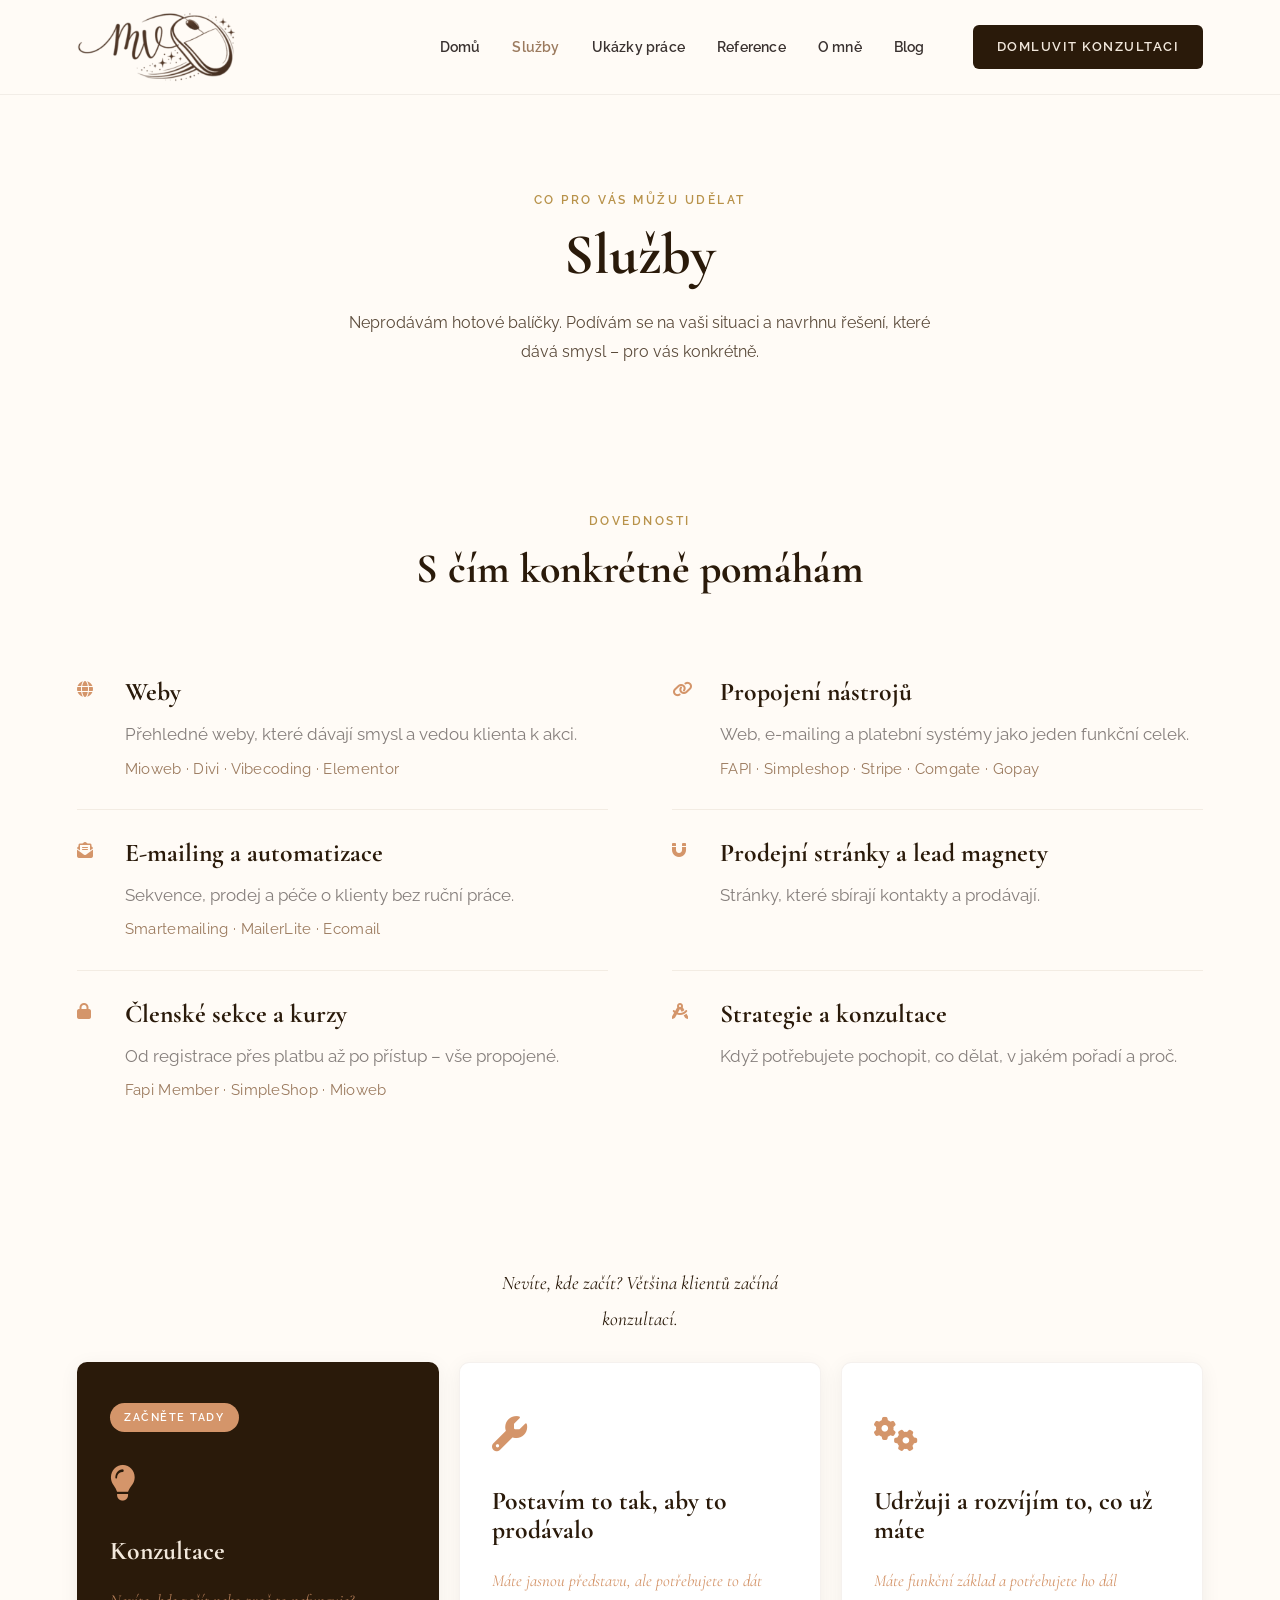
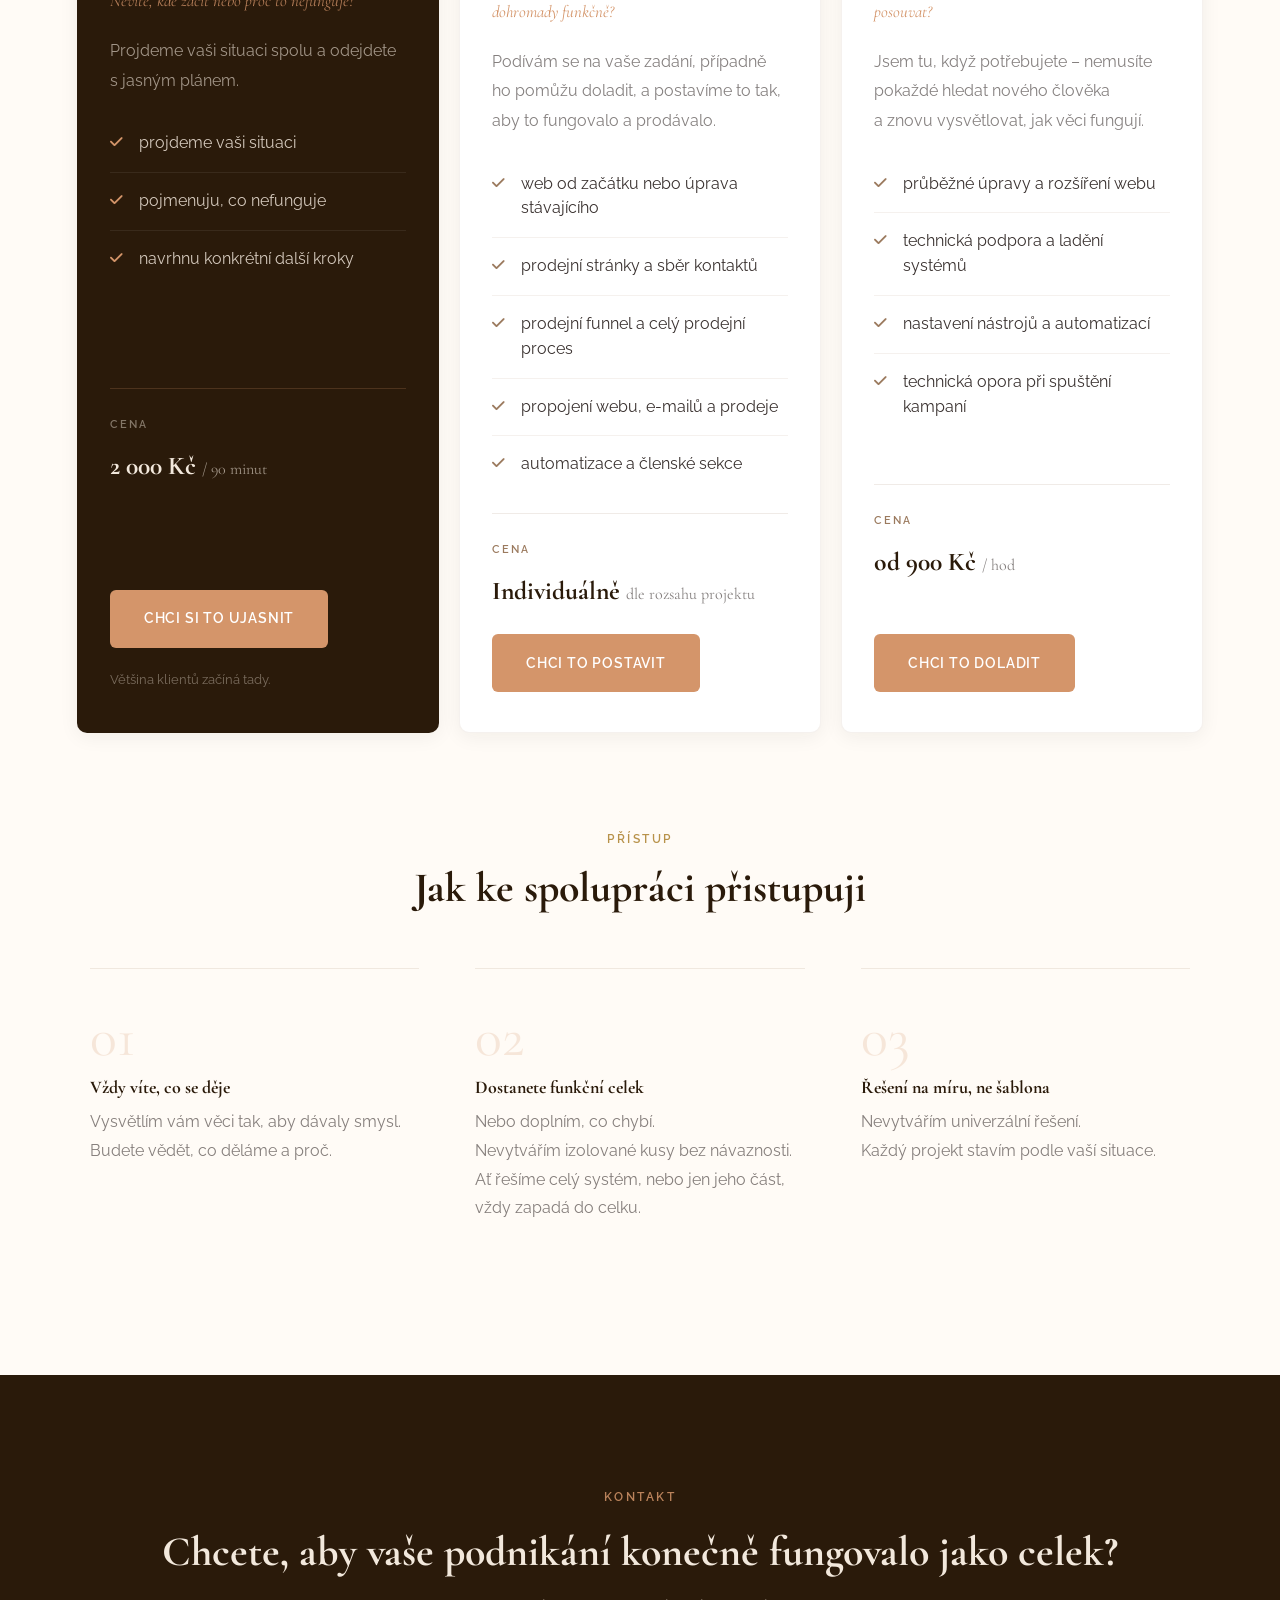
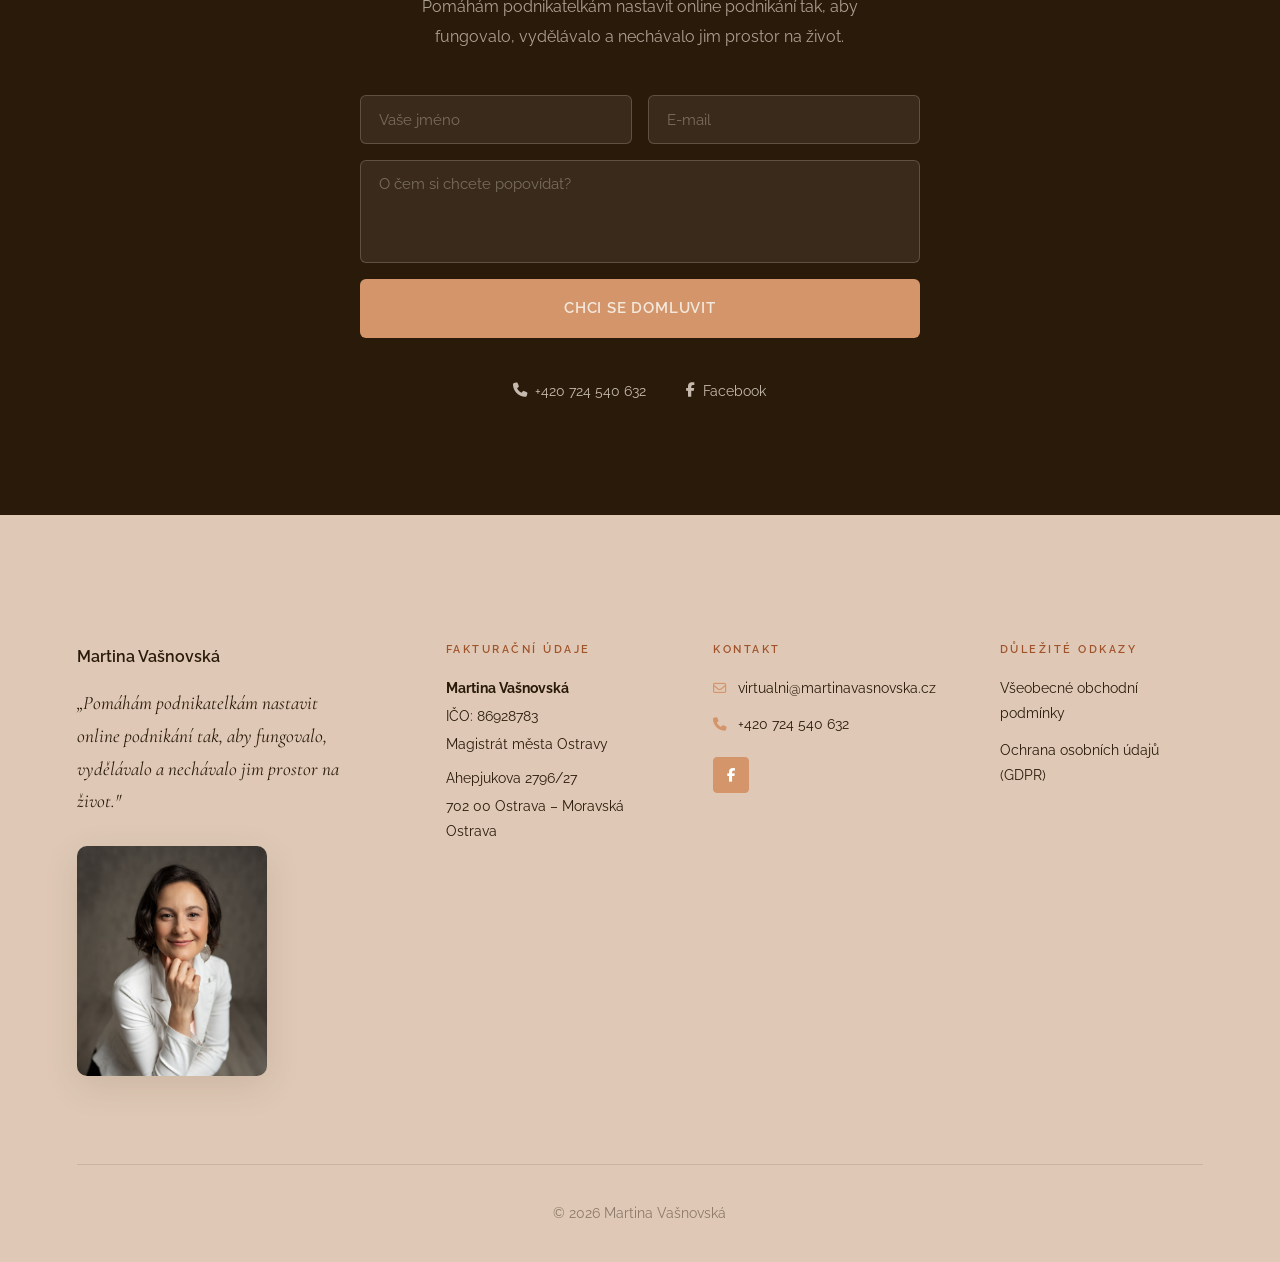
<file: sluzby.html>
<!DOCTYPE html>
<!-- build: 2026-03-27 -->
<html lang="cs">
<head>
    <meta charset="UTF-8">
    <meta name="viewport" content="width=device-width, initial-scale=1.0">
    <title>Služby - Martina Vašnovská</title>
    <meta name="description" content="Konzultace, tvorba webu, technická spolupráce. Pomáhám podnikatelům nastavit online podnikání jako funkční celek.">

    <meta property="og:title" content="Služby - Martina Vašnovská">
    <meta property="og:description" content="Konzultace, realizace a technická spolupráce. Podíváme se na vaše podnikání jako na celek a postavíme ho tak, aby fungovalo.">
    <meta property="og:type" content="website">
    <meta property="og:url" content="https://www.martinavasnovska.cz/sluzby">
    <meta property="og:image" content="https://www.martinavasnovska.cz/Obrazky/hero.jpg">
    <meta property="og:image:width" content="1105">
    <meta property="og:image:height" content="1658">
    <meta property="og:locale" content="cs_CZ">
    <meta name="twitter:card" content="summary_large_image">
    <meta name="twitter:image" content="https://www.martinavasnovska.cz/Obrazky/hero.jpg">
    <link rel="canonical" href="https://www.martinavasnovska.cz/sluzby">
    <meta name="robots" content="index, follow">

    <meta http-equiv="X-Content-Type-Options" content="nosniff">
    <link rel="icon" type="image/png" sizes="512x512" href="favicon.png?v=7">

    <link rel="preconnect" href="https://fonts.googleapis.com">
    <link rel="preconnect" href="https://fonts.gstatic.com" crossorigin>
    <link href="https://fonts.googleapis.com/css2?family=Cormorant+Garamond:wght@400;600;700&family=Raleway:wght@400;500;600&display=swap" rel="stylesheet">
    <link rel="stylesheet" href="https://cdnjs.cloudflare.com/ajax/libs/font-awesome/6.4.0/css/all.min.css">
    <link rel="stylesheet" href="style.css?v=20260323c">

    <script type="application/ld+json">
    {
      "@context": "https://schema.org",
      "@type": "LocalBusiness",
      "name": "Martina Vašnovská",
      "image": "https://www.martinavasnovska.cz/Obrazky/hero.jpg",
      "url": "https://www.martinavasnovska.cz/",
      "telephone": "+420724540632",
      "email": "virtualni@martinavasnovska.cz",
      "address": {
        "@type": "PostalAddress",
        "streetAddress": "Ahepjukova 2796/27",
        "addressLocality": "Ostrava - Moravská Ostrava",
        "postalCode": "70200",
        "addressCountry": "CZ"
      }
    }
    </script>
</head>
<body class="light-bg">
    <a class="skip-link" href="#main-content">Přeskočit na obsah</a>

    <!-- HEADER -->
    <header>
        <div class="container nav-container">
            <div class="logo">
                <a href="index.html">
                    <img src="Obrazky/logo.png" alt="Martina Vašnovská - Logo">
                </a>
            </div>
            <nav>
                <button class="hamburger" aria-label="Menu" aria-expanded="false">
                    <i class="fa-solid fa-bars"></i>
                </button>
                <ul class="nav-links">
                    <li><a href="index.html">Domů</a></li>
                    <li><a href="sluzby.html" class="nav-active">Služby</a></li>
                    <li><a href="ukazky.html">Ukázky práce</a></li>
                    <li><a href="reference.html">Reference</a></li>
                    <li><a href="omne.html">O&nbsp;mně</a></li>
                    <li><a href="blog.html">Blog</a></li>
                    <li class="nav-cta-mobile"><a href="#kontakt" class="btn-nav-cta">Domluvit konzultaci</a></li>
                </ul>
                <a href="#kontakt" class="btn-nav-cta">Domluvit konzultaci</a>
            </nav>
        </div>
    </header>

    <main id="main-content">

        <!-- PAGE HERO -->
        <section class="page-hero" style="padding-bottom: 2rem;">
            <div class="container">
                <span class="section-label fade-in">Co pro vás můžu udělat</span>
                <h1 class="page-hero-title fade-in">Služby</h1>
                <p class="page-hero-perex fade-in">Neprodávám hotové balíčky. Podívám se na vaši situaci a&nbsp;navrhnu řešení, které dává smysl – pro vás konkrétně.</p>
            </div>
        </section>

        <!-- CO UMÍM — seznam dovedností -->
        <section class="highlight-bg">
            <div class="container">
                <div class="text-center fade-in">
                    <span class="section-label">Dovednosti</span>
                    <h2>S čím konkrétně pomáhám</h2>
                </div>
                <div class="omne-skills-grid fade-in">
                    <div class="omne-skill-item">
                        <i class="fa-solid fa-globe"></i>
                        <div>
                            <h3>Weby</h3>
                            <p>Přehledné weby, které dávají smysl a&nbsp;vedou klienta k&nbsp;akci.</p>
                            <p class="skill-tools">Mioweb · Divi · Vibecoding · Elementor</p>
                        </div>
                    </div>
                    <div class="omne-skill-item">
                        <i class="fa-solid fa-link"></i>
                        <div>
                            <h3>Propojení nástrojů</h3>
                            <p>Web, e-mailing a platební systémy jako jeden funkční celek.</p>
                            <p class="skill-tools">FAPI · Simpleshop · Stripe · Comgate · Gopay</p>
                        </div>
                    </div>
                    <div class="omne-skill-item">
                        <i class="fa-solid fa-envelope-open-text"></i>
                        <div>
                            <h3>E-mailing a&nbsp;automatizace</h3>
                            <p>Sekvence, prodej a&nbsp;péče o&nbsp;klienty bez ruční práce.</p>
                            <p class="skill-tools">Smartemailing · MailerLite · Ecomail</p>
                        </div>
                    </div>
                    <div class="omne-skill-item">
                        <i class="fa-solid fa-magnet"></i>
                        <div>
                            <h3>Prodejní stránky a&nbsp;lead magnety</h3>
                            <p>Stránky, které sbírají kontakty a&nbsp;prodávají.</p>
                        </div>
                    </div>
                    <div class="omne-skill-item">
                        <i class="fa-solid fa-lock"></i>
                        <div>
                            <h3>Členské sekce a&nbsp;kurzy</h3>
                            <p>Od registrace přes platbu až po přístup – vše propojené.</p>
                            <p class="skill-tools">Fapi Member · SimpleShop · Mioweb</p>
                        </div>
                    </div>
                    <div class="omne-skill-item">
                        <i class="fa-solid fa-compass-drafting"></i>
                        <div>
                            <h3>Strategie a&nbsp;konzultace</h3>
                            <p>Když potřebujete pochopit, co dělat, v&nbsp;jakém pořadí a&nbsp;proč.</p>
                        </div>
                    </div>
                </div>
            </div>
        </section>

        <!-- SLUŽBY — 3 karty -->
        <section class="services-section">
            <div class="container">
                <p class="services-guidance fade-in">Nevíte, kde začít? Většina klientů začíná konzultací.</p>
                <div class="values-grid fade-in" style="gap: 1.25rem; margin-top: 1.5rem;">

                    <!-- Konzultace -->
                    <div class="start-card start-card--featured">
                        <span class="service-badge">Začněte tady</span>
                        <div class="start-icon">
                            <i class="fa-solid fa-lightbulb"></i>
                        </div>
                        <h3>Konzultace</h3>
                        <p class="service-subtitle" style="color:rgba(212,149,106,0.8); font-style:italic; font-family:var(--font-heading); font-size:1.05rem; margin:0;">Nevíte, kde začít nebo proč to nefunguje?</p>
                        <p>Projdeme vaši situaci spolu a&nbsp;odejdete s&nbsp;jasným plánem.</p>
                        <ul class="check-list" style="margin:0;">
                            <li><i class="fa-solid fa-check" style="color:var(--accent)"></i> projdeme vaši situaci</li>
                            <li><i class="fa-solid fa-check" style="color:var(--accent)"></i> pojmenuju, co nefunguje</li>
                            <li><i class="fa-solid fa-check" style="color:var(--accent)"></i> navrhnu konkrétní další kroky</li>
                        </ul>
                        <div class="service-price" style="border-top:1px solid rgba(212,149,106,0.2); padding-top:1.25rem; margin-top:auto;">
                            <span style="color:rgba(242,232,220,0.45); font-size:0.7rem; letter-spacing:2px; text-transform:uppercase; font-weight:600;">Cena</span>
                            <p style="color:#F2E8DC; font-family:var(--font-heading); font-size:1.6rem; font-weight:700; margin:0.25rem 0 0;">2&nbsp;000&nbsp;Kč <span style="font-size:1rem; font-weight:400; opacity:0.6;">/ 90 minut</span></p>
                        </div>
                        <a href="#kontakt" class="btn">Chci si to ujasnit</a>
                        <p style="color:rgba(242,232,220,0.4); font-size:0.82rem; margin:0;">Většina klientů začíná tady.</p>
                    </div>

                    <!-- Realizace -->
                    <div class="start-card">
                        <div class="start-icon">
                            <i class="fa-solid fa-wrench"></i>
                        </div>
                        <h3>Postavím to tak, aby to prodávalo</h3>
                        <p class="service-subtitle" style="color:var(--accent); font-style:italic; font-family:var(--font-heading); font-size:1.05rem; margin:0;">Máte jasnou představu, ale potřebujete to dát dohromady funkčně?</p>
                        <p>Podívám se na vaše zadání, případně ho pomůžu doladit, a&nbsp;postavíme to tak, aby to fungovalo a&nbsp;prodávalo.</p>
                        <ul class="check-list" style="margin:0;">
                            <li><i class="fa-solid fa-check" style="color:var(--primary)"></i> web od začátku nebo úprava stávajícího</li>
                            <li><i class="fa-solid fa-check" style="color:var(--primary)"></i> prodejní stránky a&nbsp;sběr kontaktů</li>
                            <li><i class="fa-solid fa-check" style="color:var(--primary)"></i> prodejní funnel a&nbsp;celý prodejní proces</li>
                            <li><i class="fa-solid fa-check" style="color:var(--primary)"></i> propojení webu, e-mailů a&nbsp;prodeje</li>
                            <li><i class="fa-solid fa-check" style="color:var(--primary)"></i> automatizace a&nbsp;členské sekce</li>
                        </ul>
                        <div class="service-price" style="border-top:1px solid rgba(155,122,94,0.15); padding-top:1.25rem; margin-top:auto;">
                            <span style="color:var(--primary); font-size:0.7rem; letter-spacing:2px; text-transform:uppercase; font-weight:600;">Cena</span>
                            <p style="font-family:var(--font-heading); font-size:1.6rem; font-weight:700; margin:0.25rem 0 0; color:var(--heading-color);">Individuálně <span style="font-size:1rem; font-weight:400; color:var(--text-muted);">dle rozsahu projektu</span></p>
                        </div>
                        <a href="#kontakt" class="btn">Chci to postavit</a>
                    </div>

                    <!-- Technická spolupráce -->
                    <div class="start-card">
                        <div class="start-icon">
                            <i class="fa-solid fa-gears"></i>
                        </div>
                        <h3>Udržuji a rozvíjím to, co už máte</h3>
                        <p class="service-subtitle" style="color:var(--accent); font-style:italic; font-family:var(--font-heading); font-size:1.05rem; margin:0;">Máte funkční základ a&nbsp;potřebujete ho dál posouvat?</p>
                        <p>Jsem tu, když potřebujete – nemusíte pokaždé hledat nového člověka a&nbsp;znovu vysvětlovat, jak věci fungují.</p>
                        <ul class="check-list" style="margin:0;">
                            <li><i class="fa-solid fa-check" style="color:var(--primary)"></i> průběžné úpravy a&nbsp;rozšíření webu</li>
                            <li><i class="fa-solid fa-check" style="color:var(--primary)"></i> technická podpora a&nbsp;ladění systémů</li>
                            <li><i class="fa-solid fa-check" style="color:var(--primary)"></i> nastavení nástrojů a&nbsp;automatizací</li>
                            <li><i class="fa-solid fa-check" style="color:var(--primary)"></i> technická opora při spuštění kampaní</li>
                        </ul>
                        <div class="service-price" style="border-top:1px solid rgba(155,122,94,0.15); padding-top:1.25rem; margin-top:auto;">
                            <span style="color:var(--primary); font-size:0.7rem; letter-spacing:2px; text-transform:uppercase; font-weight:600;">Cena</span>
                            <p style="font-family:var(--font-heading); font-size:1.6rem; font-weight:700; margin:0.25rem 0 0; color:var(--heading-color);">od&nbsp;900&nbsp;Kč <span style="font-size:1rem; font-weight:400; color:var(--text-muted);">/ hod</span></p>
                        </div>
                        <a href="#kontakt" class="btn">Chci to doladit</a>
                    </div>

                </div>
            </div>
        </section>

        <!-- JAK PRACUJI — připomínka přístupu -->
        <section class="highlight-bg approach-bg">
            <div class="container">
                <div class="approach-section fade-in">
                    <div class="approach-header">
                        <span class="section-label">Přístup</span>
                        <h2>Jak ke spolupráci přistupuji</h2>
                    </div>
                    <div class="approach-points">
                        <div class="approach-point">
                            <span class="approach-num">01</span>
                            <h3>Vždy víte, co se děje</h3>
                            <p>Vysvětlím vám věci tak, aby dávaly smysl.<br>Budete vědět, co děláme a&nbsp;proč.</p>
                        </div>
                        <div class="approach-point">
                            <span class="approach-num">02</span>
                            <h3>Dostanete funkční celek</h3>
                            <p>Nebo doplním, co chybí.<br>Nevytvářím izolované kusy bez návaznosti.<br>Ať řešíme celý systém, nebo jen jeho část, vždy zapadá do celku.</p>
                        </div>
                        <div class="approach-point">
                            <span class="approach-num">03</span>
                            <h3>Řešení na míru, ne šablona</h3>
                            <p>Nevytvářím univerzální řešení.<br>Každý projekt stavím podle vaší situace.</p>
                        </div>
                    </div>
                </div>
            </div>
        </section>

        <!-- CTA BANNER -->
        <!-- KONTAKT -->
        <section id="kontakt" class="cta-banner">
            <div class="container">
                <span class="section-label cta-label">Kontakt</span>
                <h2>Chcete, aby vaše podnikání konečně fungovalo jako celek?</h2>
                <p>Pomáhám podnikatelkám nastavit online podnikání tak, aby fungovalo, vydělávalo a nechávalo jim prostor na život.</p>
                <form class="cta-form" action="https://formspree.io/f/xwvrdayj" method="POST">
                    <div class="cta-form-row">
                        <label class="sr-only" for="jmeno-cta">Vaše jméno</label>
                        <input type="text" id="jmeno-cta" name="jmeno" placeholder="Vaše jméno" required>
                        <label class="sr-only" for="email-cta">E-mail</label>
                        <input type="email" id="email-cta" name="email" placeholder="E-mail" required>
                    </div>
                    <label class="sr-only" for="zprava-cta">O čem si chcete popovídat?</label>
                    <textarea id="zprava-cta" name="zprava" rows="4" placeholder="O čem si chcete popovídat?" required></textarea>
                    <button type="submit" class="btn btn-light btn-lg cta-form-btn">Chci se domluvit</button>
                </form>
                <div class="cta-contact-meta">
                    <a href="tel:+420724540632"><i class="fa-solid fa-phone"></i> +420 724 540 632</a>
                    <a href="https://www.facebook.com/ToulavaMartjula" aria-label="Facebook" target="_blank" rel="noopener"><i class="fa-brands fa-facebook-f"></i> Facebook</a>
                </div>
            </div>
        </section>

    </main>

    <!-- FOOTER -->
    <footer>
        <div class="container">
            <div class="footer-inner">

                <div class="footer-col footer-brand">
                    <p style="color:var(--heading-color); font-weight:600; font-size:1rem;">Martina Vašnovská</p>
                    <p class="footer-slogan">„Pomáhám podnikatelkám nastavit online podnikání tak, aby fungovalo, vydělávalo a nechávalo jim prostor na život."</p>
                    <img src="Obrazky/hero.jpg" alt="Martina Vašnovská" class="footer-photo" loading="lazy">
                </div>

                <div class="footer-col">
                    <h4>Fakturační údaje</h4>
                    <p><strong style="color:var(--heading-color);">Martina Vašnovská</strong></p>
                    <p>IČO: 86928783</p>
                    <p>Magistrát města Ostravy</p>
                    <p style="margin-top:0.6rem;">Ahepjukova 2796/27</p>
                    <p>702 00 Ostrava – Moravská Ostrava</p>
                </div>

                <div class="footer-col">
                    <h4>Kontakt</h4>
                    <div class="footer-contact-items">
                        <div class="footer-contact-item">
                            <i class="fa-regular fa-envelope"></i>
                            <a href="mailto:virtualni@martinavasnovska.cz">virtualni@martinavasnovska.cz</a>
                        </div>
                        <div class="footer-contact-item">
                            <i class="fa-solid fa-phone"></i>
                            <a href="tel:+420724540632">+420 724 540 632</a>
                        </div>
                    </div>
                    <div class="social-icons">
                        <a href="https://www.facebook.com/ToulavaMartjula" aria-label="Facebook" target="_blank" rel="noopener"><i class="fa-brands fa-facebook-f"></i></a>
                    </div>
                </div>

                <div class="footer-col">
                    <h4>Důležité odkazy</h4>
                    <ul class="footer-nav">
                        <li><a href="vop.html">Všeobecné obchodní podmínky</a></li>
                        <li><a href="gdpr.html">Ochrana osobních údajů (GDPR)</a></li>
                    </ul>
                </div>

            </div>
            <div class="footer-bottom">
                <p>&copy; 2026 Martina Vašnovská</p>
            </div>
        </div>
    </footer>

    <script src="script.js?v=20260323c"></script>
</body>
</html>
</file>
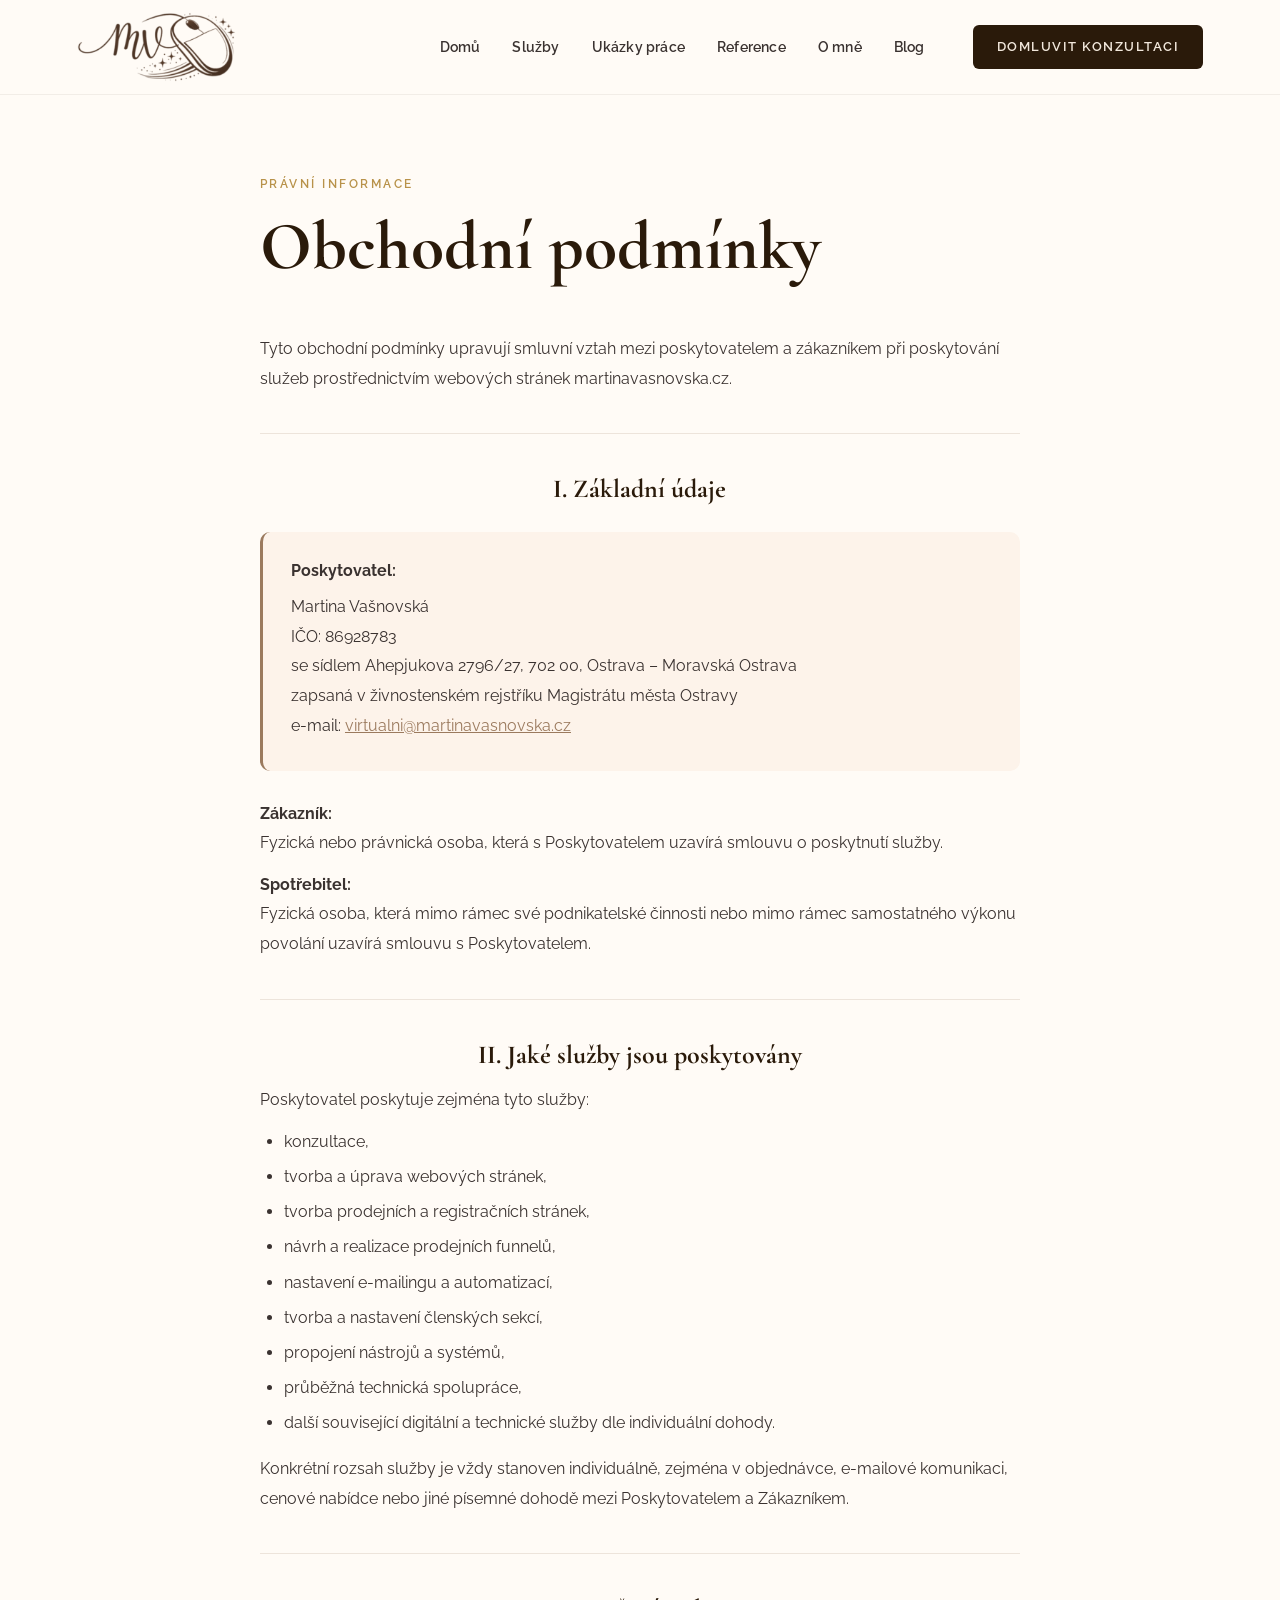
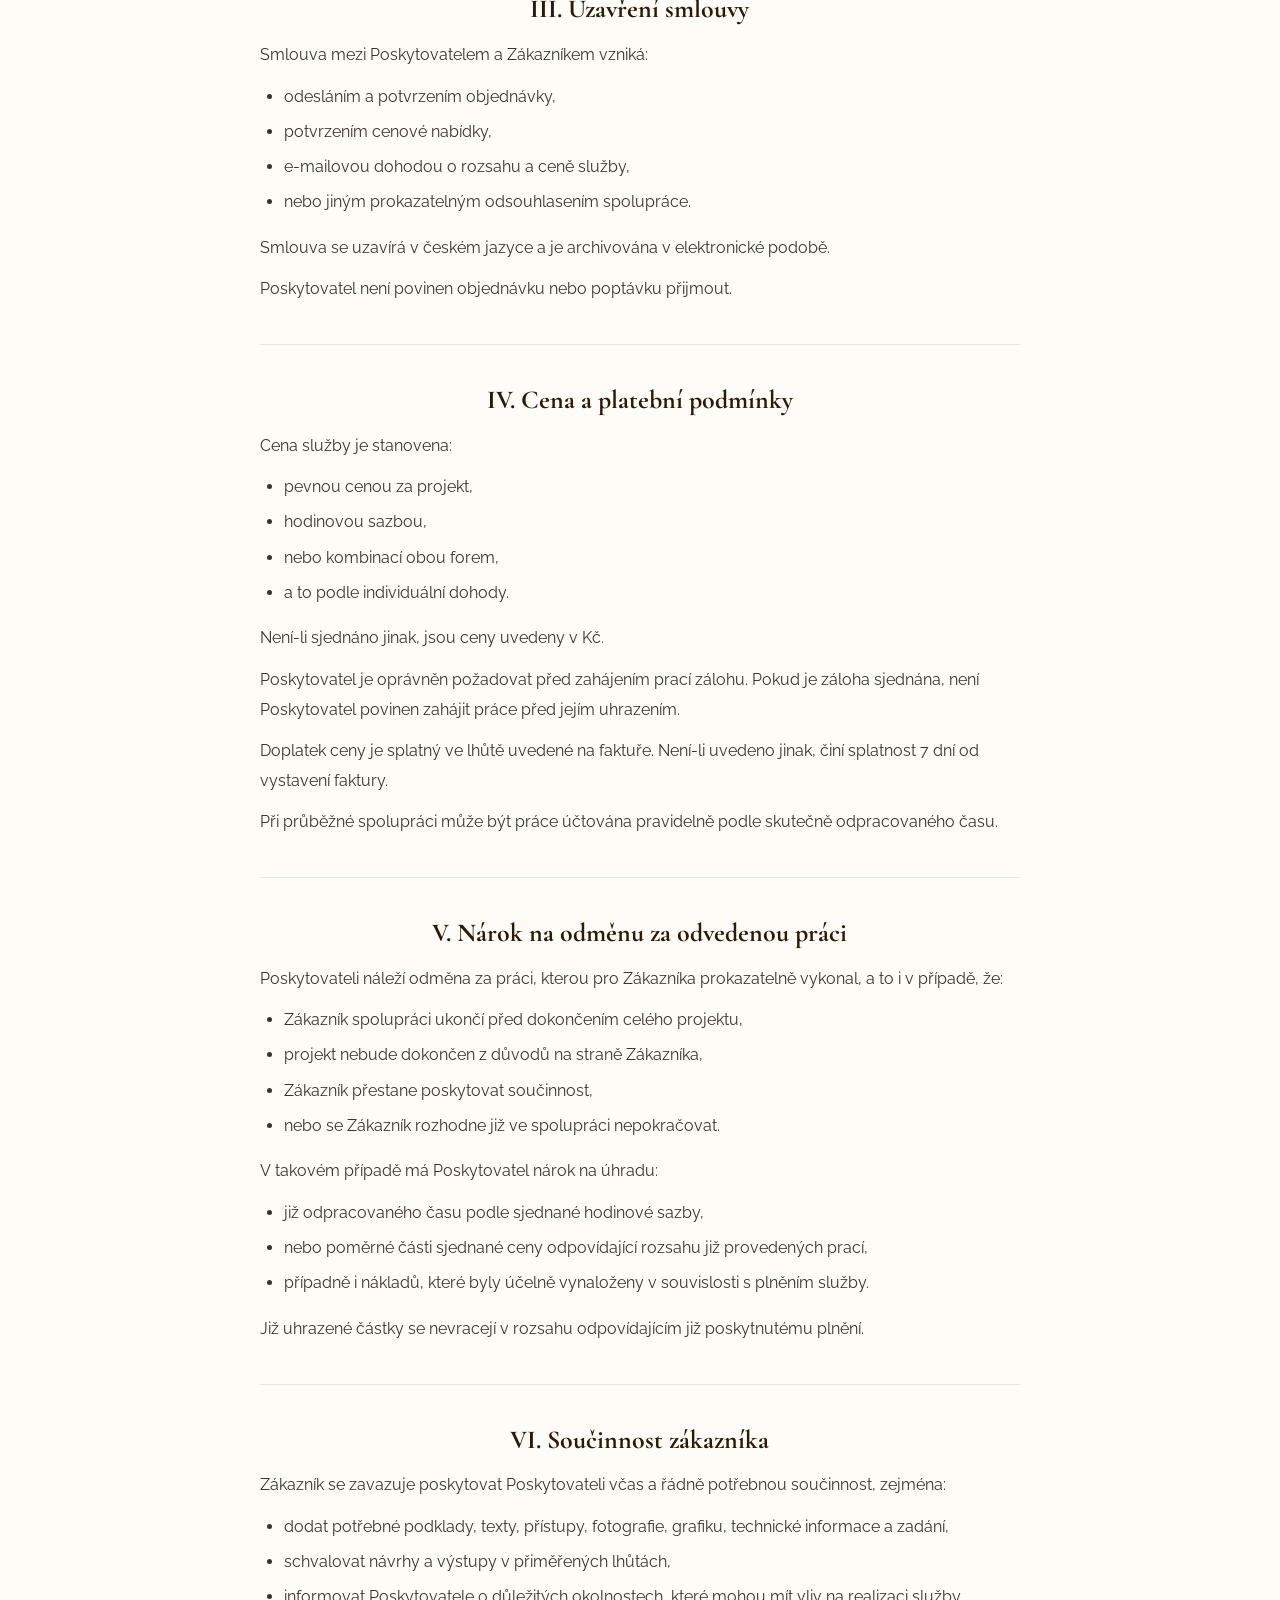
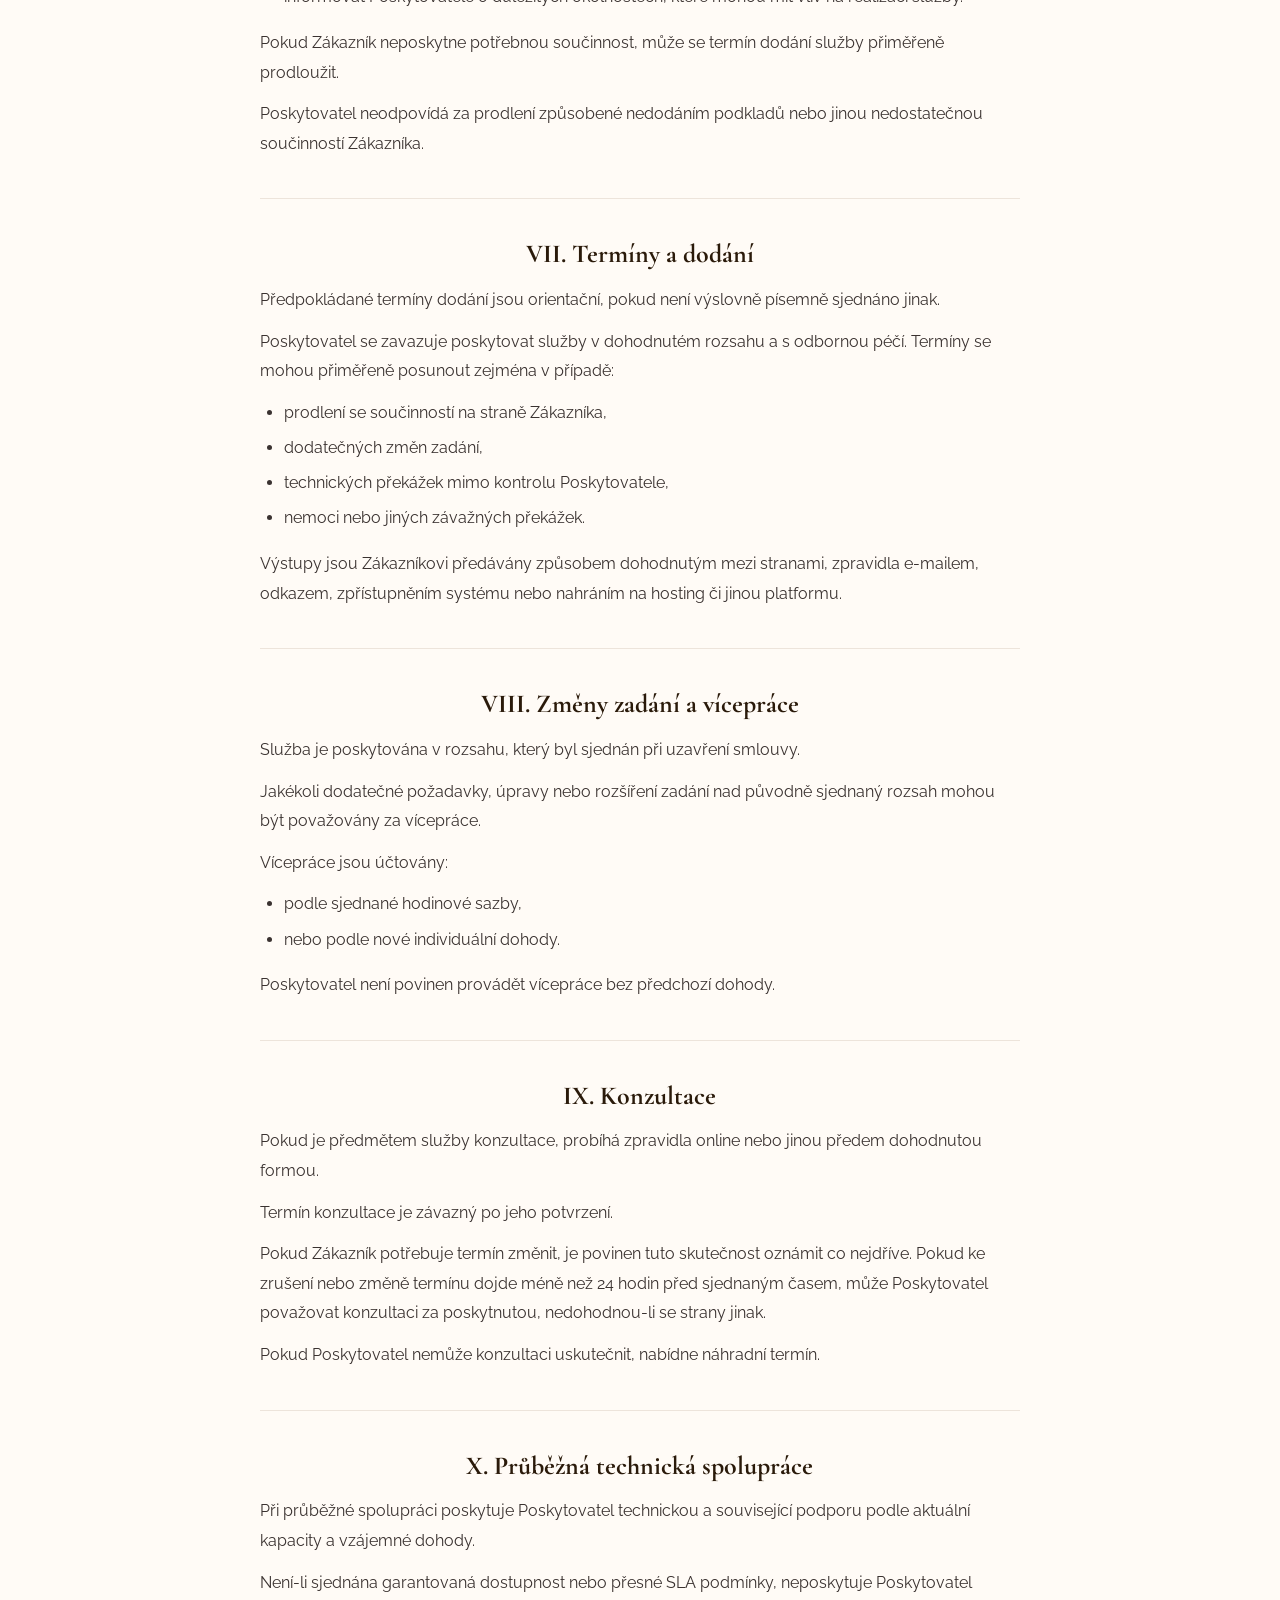
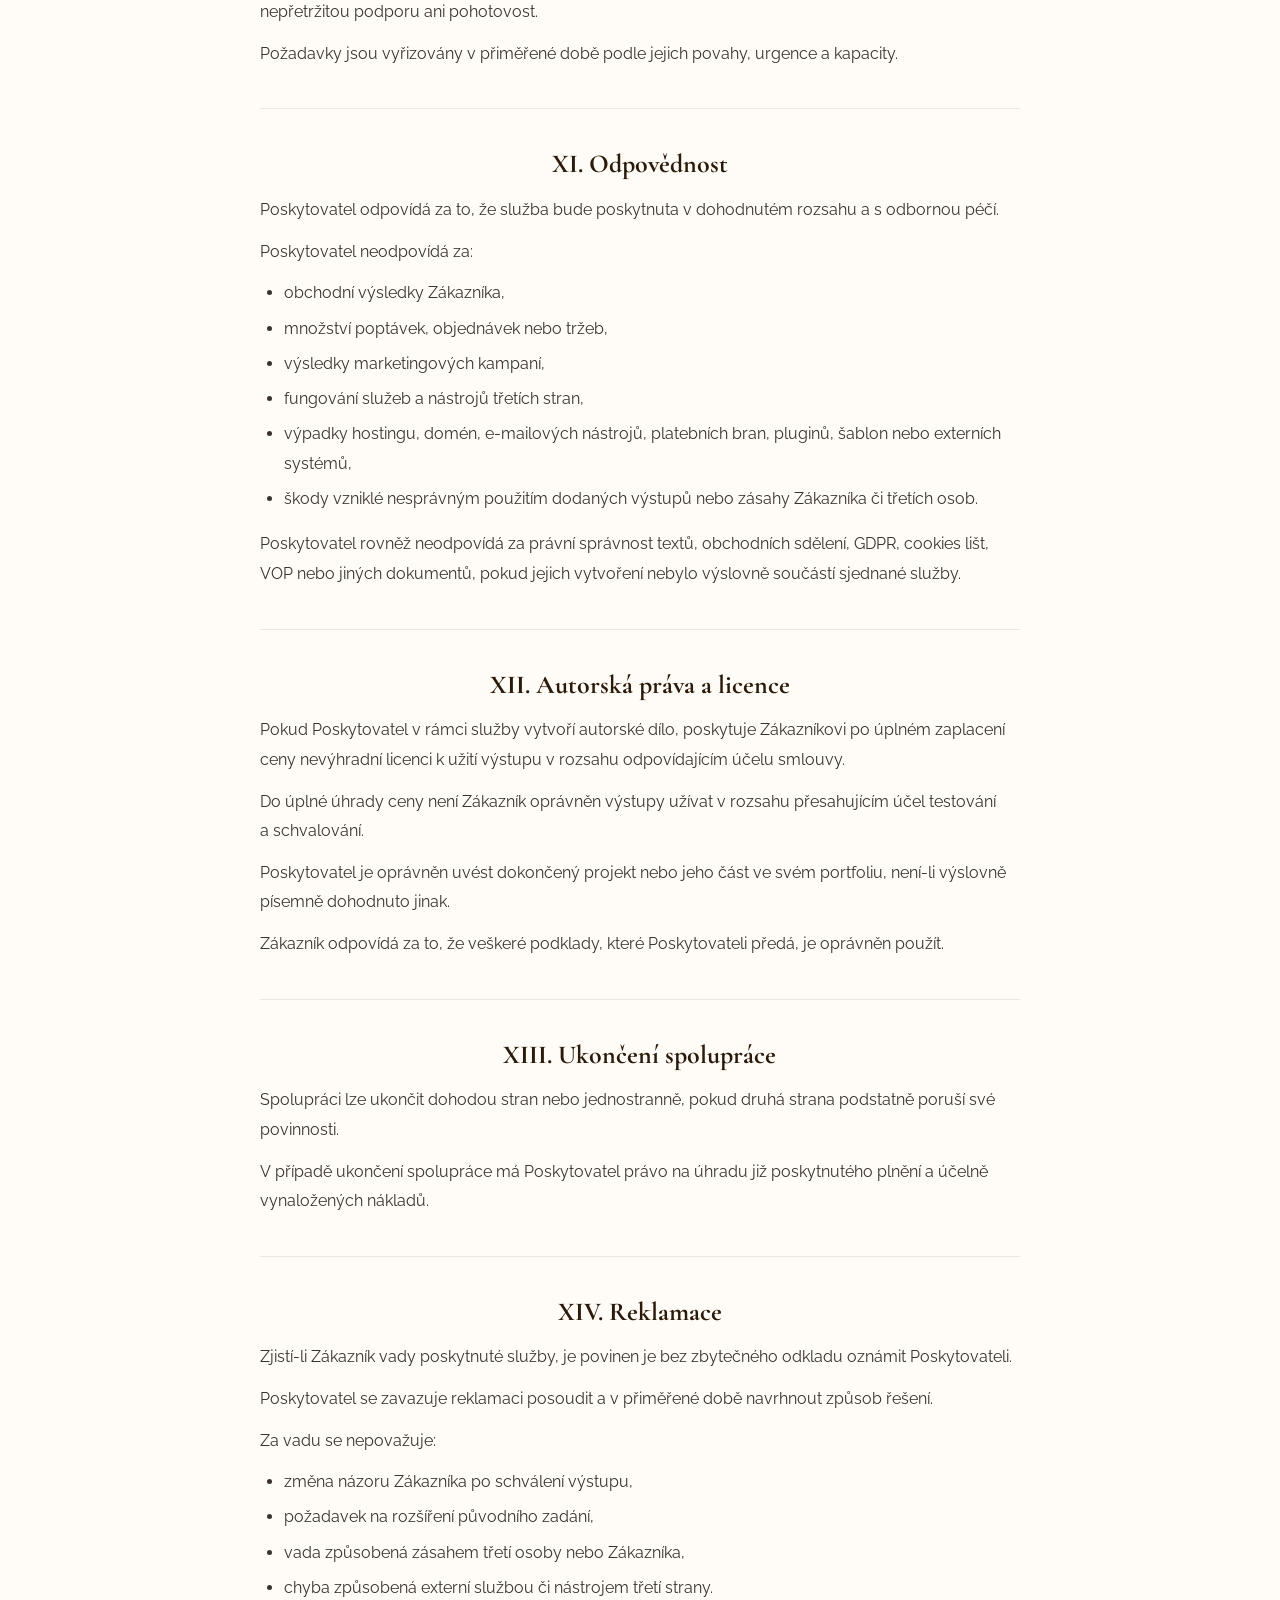
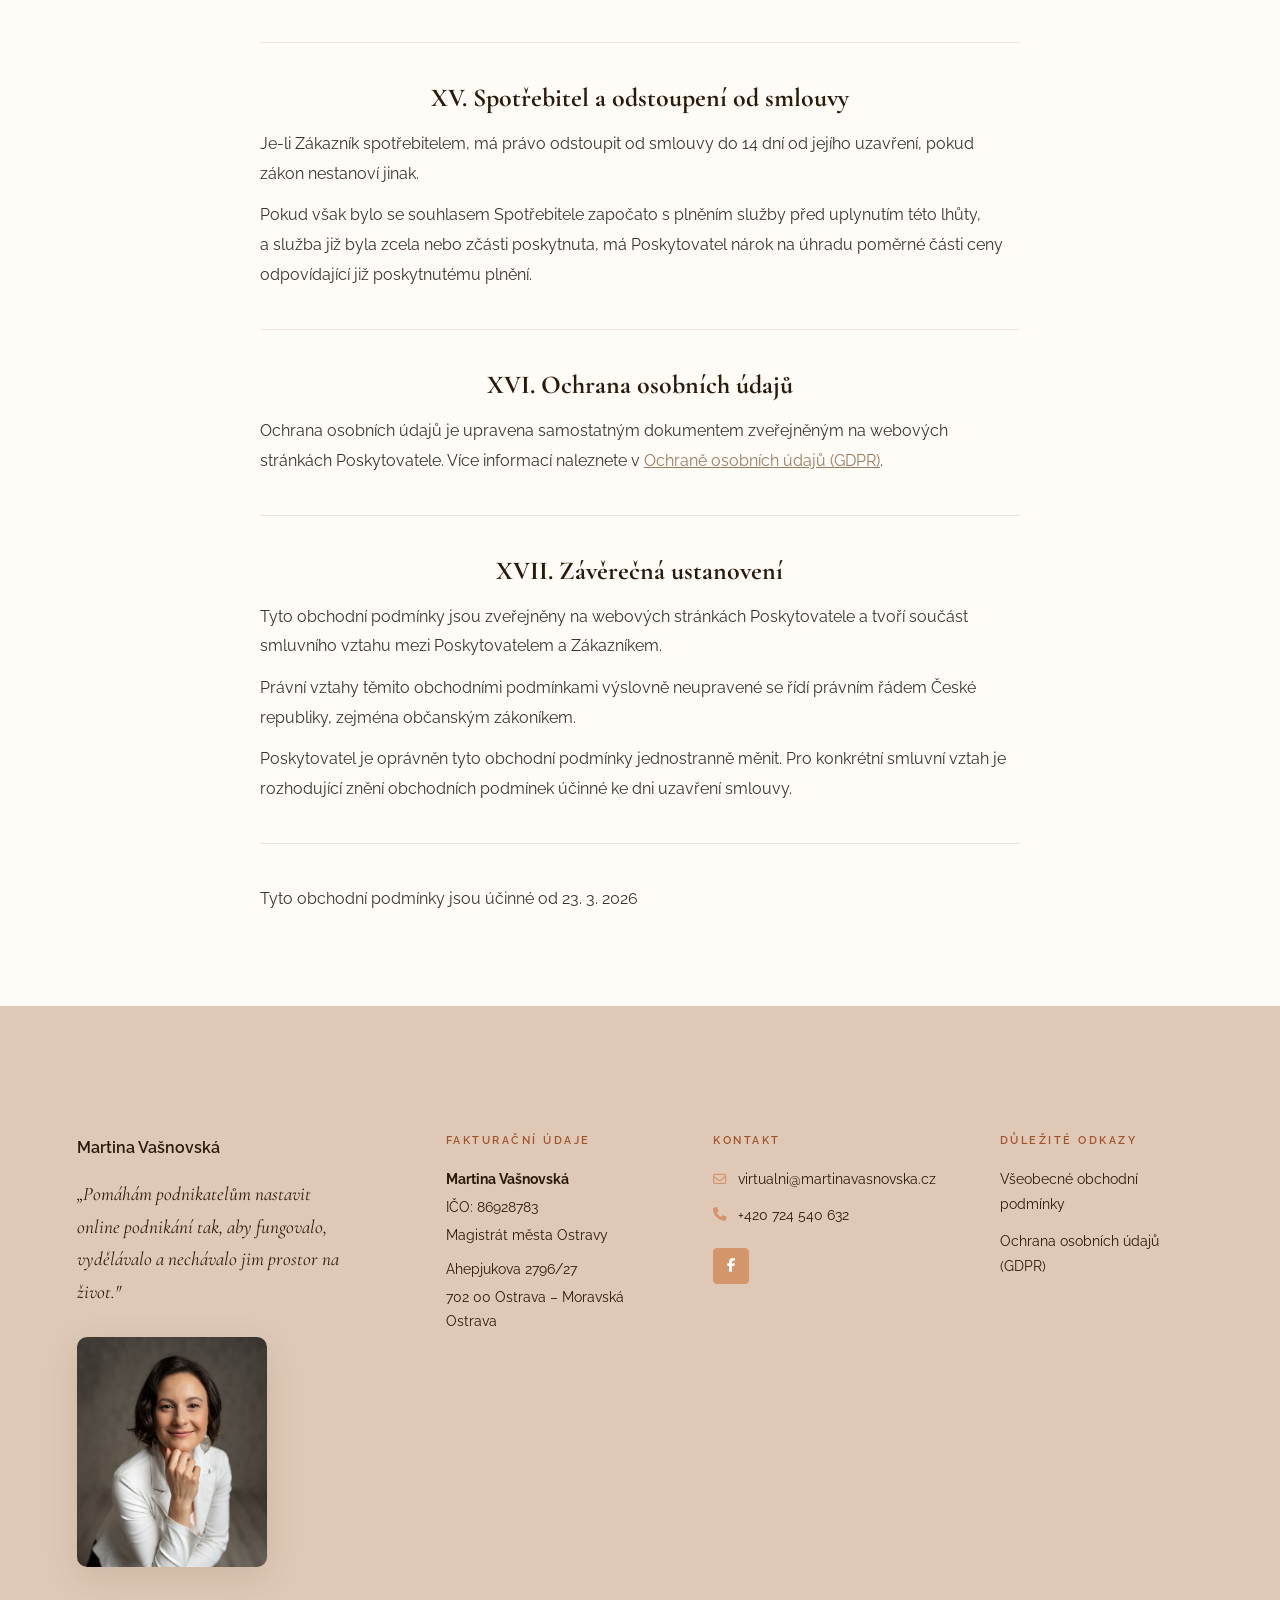
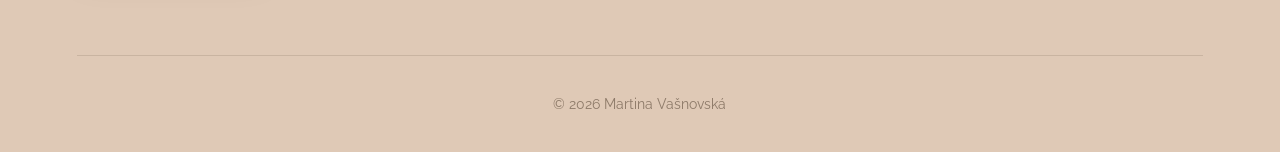
<file: vop.html>
<!DOCTYPE html>
<html lang="cs">
<head>
    <meta charset="UTF-8">
    <meta name="viewport" content="width=device-width, initial-scale=1.0">
    <title>Obchodní podmínky – Martina Vašnovská</title>
    <meta name="description" content="Obchodní podmínky pro poskytování služeb Martiny Vašnovské.">
    <meta name="robots" content="noindex, follow">

    <meta property="og:title" content="Obchodní podmínky – Martina Vašnovská">
    <meta property="og:type" content="website">
    <meta property="og:url" content="https://www.martinavasnovska.cz/vop">
    <meta property="og:image" content="https://www.martinavasnovska.cz/Obrazky/hero.jpg">
    <meta property="og:image:width" content="1105">
    <meta property="og:image:height" content="1658">
    <meta property="og:locale" content="cs_CZ">
    <meta name="twitter:card" content="summary_large_image">
    <meta name="twitter:image" content="https://www.martinavasnovska.cz/Obrazky/hero.jpg">

    <meta http-equiv="X-Content-Type-Options" content="nosniff">
    <link rel="icon" type="image/png" sizes="512x512" href="favicon.png?v=7">

    <link rel="preconnect" href="https://fonts.googleapis.com">
    <link rel="preconnect" href="https://fonts.gstatic.com" crossorigin>
    <link href="https://fonts.googleapis.com/css2?family=Cormorant+Garamond:wght@400;600;700&family=Raleway:wght@400;500;600&display=swap" rel="stylesheet">
    <link rel="stylesheet" href="https://cdnjs.cloudflare.com/ajax/libs/font-awesome/6.4.0/css/all.min.css">
    <link rel="stylesheet" href="style.css?v=20260323c">
</head>
<body class="light-bg">
    <a class="skip-link" href="#main-content">Přeskočit na obsah</a>

    <!-- HEADER -->
    <header>
        <div class="container nav-container">
            <div class="logo">
                <a href="index.html">
                    <img src="Obrazky/logo.png" alt="Martina Vašnovská - Logo">
                </a>
            </div>
            <nav>
                <button class="hamburger" aria-label="Menu" aria-expanded="false">
                    <i class="fa-solid fa-bars"></i>
                </button>
                <ul class="nav-links">
                    <li><a href="index.html">Domů</a></li>
                    <li><a href="sluzby.html">Služby</a></li>
                    <li><a href="ukazky.html">Ukázky práce</a></li>
                    <li><a href="reference.html">Reference</a></li>
                    <li><a href="omne.html">O&nbsp;mně</a></li>
                    <li><a href="blog.html">Blog</a></li>
                </ul>
                <a href="/#kontakt" class="btn-nav-cta">Domluvit konzultaci</a>
            </nav>
        </div>
    </header>

    <main id="main-content">

        <!-- PAGE HERO -->
        <section style="padding: 5rem 0 0;">
            <div class="container">
                <div class="legal-content">
                    <span class="section-label">Právní informace</span>
                    <h1 style="margin-top: 0.5rem;">Obchodní podmínky</h1>
                </div>
            </div>
        </section>

        <!-- CONTENT -->
        <section style="padding-top: 1.5rem; padding-bottom: 5rem;">
            <div class="container">
                <div class="legal-content">

                    <p>Tyto obchodní podmínky upravují smluvní vztah mezi poskytovatelem a&nbsp;zákazníkem při poskytování služeb prostřednictvím webových stránek martinavasnovska.cz.</p>

                    <hr class="legal-divider">

                    <h2>I. Základní údaje</h2>

                    <div class="legal-box">
                        <p><strong>Poskytovatel:</strong></p>
                        <p>Martina Vašnovská<br>
                        IČO: 86928783<br>
                        se sídlem Ahepjukova 2796/27, 702&nbsp;00, Ostrava – Moravská Ostrava<br>
                        zapsaná v&nbsp;živnostenském rejstříku Magistrátu města Ostravy<br>
                        e-mail: <a href="mailto:virtualni@martinavasnovska.cz">virtualni@martinavasnovska.cz</a></p>
                    </div>

                    <p><strong>Zákazník:</strong><br>
                    Fyzická nebo právnická osoba, která s&nbsp;Poskytovatelem uzavírá smlouvu o&nbsp;poskytnutí služby.</p>

                    <p><strong>Spotřebitel:</strong><br>
                    Fyzická osoba, která mimo rámec své podnikatelské činnosti nebo mimo rámec samostatného výkonu povolání uzavírá smlouvu s&nbsp;Poskytovatelem.</p>

                    <hr class="legal-divider">

                    <h2>II. Jaké služby jsou poskytovány</h2>

                    <p>Poskytovatel poskytuje zejména tyto služby:</p>
                    <ul>
                        <li>konzultace,</li>
                        <li>tvorba a&nbsp;úprava webových stránek,</li>
                        <li>tvorba prodejních a&nbsp;registračních stránek,</li>
                        <li>návrh a&nbsp;realizace prodejních funnelů,</li>
                        <li>nastavení e-mailingu a&nbsp;automatizací,</li>
                        <li>tvorba a&nbsp;nastavení členských sekcí,</li>
                        <li>propojení nástrojů a&nbsp;systémů,</li>
                        <li>průběžná technická spolupráce,</li>
                        <li>další související digitální a&nbsp;technické služby dle individuální dohody.</li>
                    </ul>
                    <p>Konkrétní rozsah služby je vždy stanoven individuálně, zejména v&nbsp;objednávce, e-mailové komunikaci, cenové nabídce nebo jiné písemné dohodě mezi Poskytovatelem a&nbsp;Zákazníkem.</p>

                    <hr class="legal-divider">

                    <h2>III. Uzavření smlouvy</h2>

                    <p>Smlouva mezi Poskytovatelem a&nbsp;Zákazníkem vzniká:</p>
                    <ul>
                        <li>odesláním a&nbsp;potvrzením objednávky,</li>
                        <li>potvrzením cenové nabídky,</li>
                        <li>e-mailovou dohodou o&nbsp;rozsahu a&nbsp;ceně služby,</li>
                        <li>nebo jiným prokazatelným odsouhlasením spolupráce.</li>
                    </ul>
                    <p>Smlouva se uzavírá v&nbsp;českém jazyce a&nbsp;je archivována v&nbsp;elektronické podobě.</p>
                    <p>Poskytovatel není povinen objednávku nebo poptávku přijmout.</p>

                    <hr class="legal-divider">

                    <h2>IV. Cena a&nbsp;platební podmínky</h2>

                    <p>Cena služby je stanovena:</p>
                    <ul>
                        <li>pevnou cenou za projekt,</li>
                        <li>hodinovou sazbou,</li>
                        <li>nebo kombinací obou forem,</li>
                        <li>a&nbsp;to podle individuální dohody.</li>
                    </ul>
                    <p>Není-li sjednáno jinak, jsou ceny uvedeny v&nbsp;Kč.</p>
                    <p>Poskytovatel je oprávněn požadovat před zahájením prací zálohu. Pokud je záloha sjednána, není Poskytovatel povinen zahájit práce před jejím uhrazením.</p>
                    <p>Doplatek ceny je splatný ve lhůtě uvedené na faktuře. Není-li uvedeno jinak, činí splatnost 7 dní od vystavení faktury.</p>
                    <p>Při průběžné spolupráci může být práce účtována pravidelně podle skutečně odpracovaného času.</p>

                    <hr class="legal-divider">

                    <h2>V. Nárok na odměnu za odvedenou práci</h2>

                    <p>Poskytovateli náleží odměna za práci, kterou pro Zákazníka prokazatelně vykonal, a&nbsp;to i&nbsp;v&nbsp;případě, že:</p>
                    <ul>
                        <li>Zákazník spolupráci ukončí před dokončením celého projektu,</li>
                        <li>projekt nebude dokončen z&nbsp;důvodů na straně Zákazníka,</li>
                        <li>Zákazník přestane poskytovat součinnost,</li>
                        <li>nebo se Zákazník rozhodne již ve spolupráci nepokračovat.</li>
                    </ul>
                    <p>V&nbsp;takovém případě má Poskytovatel nárok na úhradu:</p>
                    <ul>
                        <li>již odpracovaného času podle sjednané hodinové sazby,</li>
                        <li>nebo poměrné části sjednané ceny odpovídající rozsahu již provedených prací,</li>
                        <li>případně i&nbsp;nákladů, které byly účelně vynaloženy v&nbsp;souvislosti s&nbsp;plněním služby.</li>
                    </ul>
                    <p>Již uhrazené částky se nevracejí v&nbsp;rozsahu odpovídajícím již poskytnutému plnění.</p>

                    <hr class="legal-divider">

                    <h2>VI. Součinnost zákazníka</h2>

                    <p>Zákazník se zavazuje poskytovat Poskytovateli včas a&nbsp;řádně potřebnou součinnost, zejména:</p>
                    <ul>
                        <li>dodat potřebné podklady, texty, přístupy, fotografie, grafiku, technické informace a&nbsp;zadání,</li>
                        <li>schvalovat návrhy a&nbsp;výstupy v&nbsp;přiměřených lhůtách,</li>
                        <li>informovat Poskytovatele o&nbsp;důležitých okolnostech, které mohou mít vliv na realizaci služby.</li>
                    </ul>
                    <p>Pokud Zákazník neposkytne potřebnou součinnost, může se termín dodání služby přiměřeně prodloužit.</p>
                    <p>Poskytovatel neodpovídá za prodlení způsobené nedodáním podkladů nebo jinou nedostatečnou součinností Zákazníka.</p>

                    <hr class="legal-divider">

                    <h2>VII. Termíny a&nbsp;dodání</h2>

                    <p>Předpokládané termíny dodání jsou orientační, pokud není výslovně písemně sjednáno jinak.</p>
                    <p>Poskytovatel se zavazuje poskytovat služby v&nbsp;dohodnutém rozsahu a&nbsp;s&nbsp;odbornou péčí. Termíny se mohou přiměřeně posunout zejména v&nbsp;případě:</p>
                    <ul>
                        <li>prodlení se součinností na straně Zákazníka,</li>
                        <li>dodatečných změn zadání,</li>
                        <li>technických překážek mimo kontrolu Poskytovatele,</li>
                        <li>nemoci nebo jiných závažných překážek.</li>
                    </ul>
                    <p>Výstupy jsou Zákazníkovi předávány způsobem dohodnutým mezi stranami, zpravidla e-mailem, odkazem, zpřístupněním systému nebo nahráním na hosting či jinou platformu.</p>

                    <hr class="legal-divider">

                    <h2>VIII. Změny zadání a&nbsp;vícepráce</h2>

                    <p>Služba je poskytována v&nbsp;rozsahu, který byl sjednán při uzavření smlouvy.</p>
                    <p>Jakékoli dodatečné požadavky, úpravy nebo rozšíření zadání nad původně sjednaný rozsah mohou být považovány za vícepráce.</p>
                    <p>Vícepráce jsou účtovány:</p>
                    <ul>
                        <li>podle sjednané hodinové sazby,</li>
                        <li>nebo podle nové individuální dohody.</li>
                    </ul>
                    <p>Poskytovatel není povinen provádět vícepráce bez předchozí dohody.</p>

                    <hr class="legal-divider">

                    <h2>IX. Konzultace</h2>

                    <p>Pokud je předmětem služby konzultace, probíhá zpravidla online nebo jinou předem dohodnutou formou.</p>
                    <p>Termín konzultace je závazný po jeho potvrzení.</p>
                    <p>Pokud Zákazník potřebuje termín změnit, je povinen tuto skutečnost oznámit co nejdříve. Pokud ke zrušení nebo změně termínu dojde méně než 24 hodin před sjednaným časem, může Poskytovatel považovat konzultaci za poskytnutou, nedohodnou-li se strany jinak.</p>
                    <p>Pokud Poskytovatel nemůže konzultaci uskutečnit, nabídne náhradní termín.</p>

                    <hr class="legal-divider">

                    <h2>X. Průběžná technická spolupráce</h2>

                    <p>Při průběžné spolupráci poskytuje Poskytovatel technickou a&nbsp;související podporu podle aktuální kapacity a&nbsp;vzájemné dohody.</p>
                    <p>Není-li sjednána garantovaná dostupnost nebo přesné SLA podmínky, neposkytuje Poskytovatel nepřetržitou podporu ani pohotovost.</p>
                    <p>Požadavky jsou vyřizovány v&nbsp;přiměřené době podle jejich povahy, urgence a&nbsp;kapacity.</p>

                    <hr class="legal-divider">

                    <h2>XI. Odpovědnost</h2>

                    <p>Poskytovatel odpovídá za to, že služba bude poskytnuta v&nbsp;dohodnutém rozsahu a&nbsp;s&nbsp;odbornou péčí.</p>
                    <p>Poskytovatel neodpovídá za:</p>
                    <ul>
                        <li>obchodní výsledky Zákazníka,</li>
                        <li>množství poptávek, objednávek nebo tržeb,</li>
                        <li>výsledky marketingových kampaní,</li>
                        <li>fungování služeb a&nbsp;nástrojů třetích stran,</li>
                        <li>výpadky hostingu, domén, e-mailových nástrojů, platebních bran, pluginů, šablon nebo externích systémů,</li>
                        <li>škody vzniklé nesprávným použitím dodaných výstupů nebo zásahy Zákazníka či třetích osob.</li>
                    </ul>
                    <p>Poskytovatel rovněž neodpovídá za právní správnost textů, obchodních sdělení, GDPR, cookies lišt, VOP nebo jiných dokumentů, pokud jejich vytvoření nebylo výslovně součástí sjednané služby.</p>

                    <hr class="legal-divider">

                    <h2>XII. Autorská práva a&nbsp;licence</h2>

                    <p>Pokud Poskytovatel v&nbsp;rámci služby vytvoří autorské dílo, poskytuje Zákazníkovi po úplném zaplacení ceny nevýhradní licenci k&nbsp;užití výstupu v&nbsp;rozsahu odpovídajícím účelu smlouvy.</p>
                    <p>Do úplné úhrady ceny není Zákazník oprávněn výstupy užívat v&nbsp;rozsahu přesahujícím účel testování a&nbsp;schvalování.</p>
                    <p>Poskytovatel je oprávněn uvést dokončený projekt nebo jeho část ve svém portfoliu, není-li výslovně písemně dohodnuto jinak.</p>
                    <p>Zákazník odpovídá za to, že veškeré podklady, které Poskytovateli předá, je oprávněn použít.</p>

                    <hr class="legal-divider">

                    <h2>XIII. Ukončení spolupráce</h2>

                    <p>Spolupráci lze ukončit dohodou stran nebo jednostranně, pokud druhá strana podstatně poruší své povinnosti.</p>
                    <p>V&nbsp;případě ukončení spolupráce má Poskytovatel právo na úhradu již poskytnutého plnění a&nbsp;účelně vynaložených nákladů.</p>

                    <hr class="legal-divider">

                    <h2>XIV. Reklamace</h2>

                    <p>Zjistí-li Zákazník vady poskytnuté služby, je povinen je bez zbytečného odkladu oznámit Poskytovateli.</p>
                    <p>Poskytovatel se zavazuje reklamaci posoudit a&nbsp;v&nbsp;přiměřené době navrhnout způsob řešení.</p>
                    <p>Za vadu se nepovažuje:</p>
                    <ul>
                        <li>změna názoru Zákazníka po schválení výstupu,</li>
                        <li>požadavek na rozšíření původního zadání,</li>
                        <li>vada způsobená zásahem třetí osoby nebo Zákazníka,</li>
                        <li>chyba způsobená externí službou či nástrojem třetí strany.</li>
                    </ul>

                    <hr class="legal-divider">

                    <h2>XV. Spotřebitel a&nbsp;odstoupení od smlouvy</h2>

                    <p>Je-li Zákazník spotřebitelem, má právo odstoupit od smlouvy do 14 dní od jejího uzavření, pokud zákon nestanoví jinak.</p>
                    <p>Pokud však bylo se souhlasem Spotřebitele započato s&nbsp;plněním služby před uplynutím této lhůty, a&nbsp;služba již byla zcela nebo zčásti poskytnuta, má Poskytovatel nárok na úhradu poměrné části ceny odpovídající již poskytnutému plnění.</p>

                    <hr class="legal-divider">

                    <h2>XVI. Ochrana osobních údajů</h2>

                    <p>Ochrana osobních údajů je upravena samostatným dokumentem zveřejněným na webových stránkách Poskytovatele. Více informací naleznete v&nbsp;<a href="gdpr.html">Ochraně osobních údajů (GDPR)</a>.</p>

                    <hr class="legal-divider">

                    <h2>XVII. Závěrečná ustanovení</h2>

                    <p>Tyto obchodní podmínky jsou zveřejněny na webových stránkách Poskytovatele a&nbsp;tvoří součást smluvního vztahu mezi Poskytovatelem a&nbsp;Zákazníkem.</p>
                    <p>Právní vztahy těmito obchodními podmínkami výslovně neupravené se řídí právním řádem České republiky, zejména občanským zákoníkem.</p>
                    <p>Poskytovatel je oprávněn tyto obchodní podmínky jednostranně měnit. Pro konkrétní smluvní vztah je rozhodující znění obchodních podmínek účinné ke dni uzavření smlouvy.</p>

                    <hr class="legal-divider">

                    <p class="legal-effective">Tyto obchodní podmínky jsou účinné od 23.&nbsp;3.&nbsp;2026</p>

                </div>
            </div>
        </section>

    </main>

    <!-- FOOTER -->
    <footer>
        <div class="container">
            <div class="footer-inner">

                <div class="footer-col footer-brand">
                    <p style="color:var(--heading-color); font-weight:600; font-size:1rem;">Martina Vašnovská</p>
                    <p class="footer-slogan">„Pomáhám podnikatelům nastavit online podnikání tak, aby fungovalo, vydělávalo a nechávalo jim prostor na život."</p>
                    <img src="Obrazky/hero.jpg" alt="Martina Vašnovská" class="footer-photo">
                </div>

                <div class="footer-col">
                    <h4>Fakturační údaje</h4>
                    <p><strong style="color:var(--heading-color);">Martina Vašnovská</strong></p>
                    <p>IČO: 86928783</p>
                    <p>Magistrát města Ostravy</p>
                    <p style="margin-top:0.6rem;">Ahepjukova 2796/27</p>
                    <p>702 00 Ostrava – Moravská Ostrava</p>
                </div>

                <div class="footer-col">
                    <h4>Kontakt</h4>
                    <div class="footer-contact-items">
                        <div class="footer-contact-item">
                            <i class="fa-regular fa-envelope"></i>
                            <a href="mailto:virtualni@martinavasnovska.cz">virtualni@martinavasnovska.cz</a>
                        </div>
                        <div class="footer-contact-item">
                            <i class="fa-solid fa-phone"></i>
                            <a href="tel:+420724540632">+420 724 540 632</a>
                        </div>
                    </div>
                    <div class="social-icons">
                        <a href="https://www.facebook.com/ToulavaMartjula" aria-label="Facebook" target="_blank" rel="noopener"><i class="fa-brands fa-facebook-f"></i></a>
                    </div>
                </div>

                <div class="footer-col">
                    <h4>Důležité odkazy</h4>
                    <ul class="footer-nav">
                        <li><a href="vop.html">Všeobecné obchodní podmínky</a></li>
                        <li><a href="gdpr.html">Ochrana osobních údajů (GDPR)</a></li>
                    </ul>
                </div>

            </div>
            <div class="footer-bottom">
                <p>&copy; 2026 Martina Vašnovská</p>
            </div>
        </div>
    </footer>

    <script src="script.js?v=20260323c"></script>
</body>
</html>
</file>
<file: style.css>
/* build: 2026-03-27b */
/* ============================================================
   CSS Variables
   ============================================================ */
:root {
  --bg-color: #FFFBF6;
  --bg-highlight: #FDF3EA;
  --primary: #9B7A5E;
  --primary-hover: #7D5F46;
  --accent: #D4956A;
  --gold: #B8924A;
  --heading-color: #2A1A0A;
  --dark: #1E1209;
  --text: #3A3230;
  --text-muted: rgba(58,50,48,0.62);

  --font-heading: 'Cormorant Garamond', serif;
  --font-text: 'Raleway', sans-serif;

  --transition: all 0.3s ease;
  --radius: 10px;
  --radius-sm: 6px;
  --shadow: 0 4px 20px rgba(42,26,10,0.06);
  --shadow-md: 0 10px 36px rgba(42,26,10,0.11);
}

/* ============================================================
   Reset & Base
   ============================================================ */
*, *::before, *::after { box-sizing: border-box; margin: 0; padding: 0; }

html { font-size: 16px; scroll-behavior: smooth; }

body {
  font-family: var(--font-text);
  background-color: var(--bg-color);
  color: var(--text);
  line-height: 1.8;
  overflow-x: hidden;
}

img { display: block; max-width: 100%; }

/* Accessibility helpers */
.sr-only {
  position: absolute;
  width: 1px;
  height: 1px;
  padding: 0;
  margin: -1px;
  overflow: hidden;
  clip: rect(0,0,0,0);
  white-space: nowrap;
  border: 0;
}

.skip-link {
  position: fixed;
  top: 0;
  left: 0;
  transform: translateY(-100%);
  background: var(--primary);
  color: #fff;
  padding: 0.6rem 1.2rem;
  z-index: 9999;
  font-weight: 600;
  text-decoration: none;
  border-radius: 0 0 var(--radius-sm) 0;
  transition: transform 0.2s;
}
.skip-link:focus { transform: translateY(0); }

/* ============================================================
   Typography
   ============================================================ */
h1, h2, h3, h4, h5, h6 {
  font-family: var(--font-heading);
  color: var(--heading-color);
  font-weight: 700;
  line-height: 1.15;
}

h1 { font-size: clamp(2.618rem, 5.5vw, 4.236rem); margin-bottom: 1.5rem; }
h2 { font-size: clamp(1.75rem, 3.5vw, 2.618rem); margin-bottom: 1.5rem; text-align: center; }
h3 { font-size: clamp(1.2rem, 2vw, 1.618rem); margin-bottom: 0.85rem; }
h4 { font-size: clamp(1rem, 1.4vw, 1.272rem); margin-bottom: 0.7rem; }

p {
  font-size: 1rem;
  line-height: 1.85;
  margin-bottom: 1rem;
}

a { color: var(--primary); }

/* Section label */
.section-label {
  display: block;
  font-family: var(--font-text);
  font-size: 0.72rem;
  letter-spacing: 2.5px;
  text-transform: uppercase;
  color: var(--gold);
  font-weight: 600;
  margin-bottom: 0.85rem;
}
.section-label.light { color: rgba(212,149,106,0.8); }

/* ============================================================
   Layout
   ============================================================ */
.container {
  width: 88%;
  max-width: 1180px;
  margin: 0 auto;
}

section { padding: 7rem 0; }
.section-sm { padding: 4rem 0; }
#jak-pracuji { padding-top: 3rem; }
#proc-to-delam { padding: 4rem 0; }
#co-nabizim { padding-bottom: 4rem; }
#jak-zacit { padding-top: 4rem; }

.light-bg  { background-color: var(--bg-color); }
.highlight-bg { background-color: var(--bg-color); }

.grid-2 {
  display: grid;
  grid-template-columns: 1fr;
  gap: 2.5rem;
}

.text-center { text-align: center; }
.text-center p { margin-left: auto; margin-right: auto; }
h2.text-left { text-align: left; }

.mt-2 { margin-top: 2rem; }
.mt-3 { margin-top: 3rem; }
.mt-4 { margin-top: 4rem; }
.m-auto { margin-left: auto; margin-right: auto; }

/* ============================================================
   Buttons — two-tier hierarchy
   PRIMARY  = dark brown (light bg) / cream (dark bg)
   SECONDARY = brand orange #D4956A
   ============================================================ */

/* --- Base (SECONDARY: brand orange) --- */
.btn {
  display: inline-block;
  background-color: var(--accent);
  color: #fff;
  padding: 0.9rem 2rem;
  text-decoration: none;
  border-radius: var(--radius-sm);
  font-family: var(--font-text);
  font-weight: 600;
  font-size: 0.88rem;
  letter-spacing: 0.8px;
  text-transform: uppercase;
  transition: var(--transition);
  border: 2px solid transparent;
  cursor: pointer;
}
.btn:hover {
  background-color: #C07B50;
  color: #fff;
  transform: translateY(-2px);
}

/* --- Sizes (consistent across variants) --- */
.btn-lg { padding: 1.15rem 2.85rem; font-size: 0.95rem; }
.btn-sm, .btn-small { padding: 0.6rem 1.3rem; font-size: 0.82rem; }

/* --- PRIMARY CTA — dark brown on light background --- */
.btn-hero {
  background-color: var(--heading-color);
  color: #F2E8DC;
  padding: 1.1rem 3rem;
  letter-spacing: 2px;
  font-size: 0.82rem;
  border-color: transparent;
  border-radius: var(--radius-sm);
}
.btn-hero:hover {
  background-color: #3D2210;
  color: #fff;
  transform: translateY(-2px);
  box-shadow: 0 6px 24px rgba(42,26,10,0.18);
}

/* --- PRIMARY CTA — cream on dark background (final CTA banner) --- */
.btn-light {
  background-color: var(--accent);
  color: #F2E8DC;
  border-color: transparent;
}
.btn-light:hover {
  background-color: var(--primary);
  color: #F2E8DC;
  transform: translateY(-2px);
}

/* --- SECONDARY outline --- */
.btn-outline {
  background-color: var(--accent);
  border-color: var(--accent);
  color: #fff;
}
.btn-outline:hover {
  background-color: #C07B50;
  border-color: #C07B50;
  color: #fff;
  transform: translateY(-2px);
}

/* --- Nav CTA button --- */
.btn-nav-cta {
  display: inline-block;
  background-color: var(--heading-color);
  color: #F2E8DC;
  padding: 0.65rem 1.5rem;
  border-radius: var(--radius-sm);
  font-family: var(--font-text);
  font-weight: 600;
  font-size: 0.8rem;
  letter-spacing: 1.5px;
  text-transform: uppercase;
  text-decoration: none;
  transition: var(--transition);
  white-space: nowrap;
  flex-shrink: 0;
}
.btn-nav-cta:hover {
  background-color: #3D2210;
  transform: translateY(-1px);
}

/* --- CTA form --- */
.cta-form {
  max-width: 560px;
  margin: 0 auto 2.5rem;
  display: flex;
  flex-direction: column;
  gap: 1rem;
}
.cta-form-row {
  display: grid;
  grid-template-columns: 1fr 1fr;
  gap: 1rem;
}
.cta-form input,
.cta-form textarea {
  width: 100%;
  padding: 0.9rem 1.1rem;
  border-radius: var(--radius-sm);
  border: 1.5px solid rgba(242,232,220,0.20);
  background-color: rgba(242,232,220,0.08);
  font-family: var(--font-text);
  font-size: 0.95rem;
  color: #F2E8DC;
  transition: border-color 0.2s ease;
  resize: none;
}
.cta-form input::placeholder,
.cta-form textarea::placeholder { color: rgba(242,232,220,0.35); }
.cta-form input:focus,
.cta-form textarea:focus {
  outline: none;
  border-color: rgba(212,149,106,0.9);
  background-color: rgba(242,232,220,0.13);
  box-shadow: 0 0 0 3px rgba(212,149,106,0.35);
}
.cta-form-btn { width: 100%; }
.form-success {
  background: #F2E8DC;
  color: var(--heading-color);
  font-family: var(--font-heading);
  font-size: 1.4rem;
  text-align: center;
  padding: 2.5rem 2rem;
  border-radius: var(--radius);
  margin: 1rem 0;
}
.form-error { color: #c0392b; font-size: 0.9rem; text-align: center; margin-top: 0.75rem; }
.gdpr-consent {
  display: flex;
  align-items: flex-start;
  gap: 0.65rem;
  cursor: pointer;
  text-align: left;
}
.gdpr-consent input[type="checkbox"] {
  flex-shrink: 0;
  width: 1rem;
  height: 1rem;
  margin-top: 0.2rem;
  accent-color: var(--accent);
  cursor: pointer;
}
.gdpr-consent span {
  font-size: 0.82rem;
  color: rgba(242,232,220,0.6);
  line-height: 1.55;
}
.gdpr-consent a {
  color: rgba(242,232,220,0.85);
  text-decoration: underline;
  text-underline-offset: 2px;
}
.gdpr-consent a:hover { color: var(--accent); }

/* ============================================================
   Header & Nav
   ============================================================ */
header {
  padding: 0.75rem 0;
  background-color: var(--bg-color);
  position: sticky;
  top: 0;
  z-index: 1000;
  box-shadow: 0 1px 0 rgba(42,26,10,0.06);
}

.nav-container {
  display: flex;
  justify-content: space-between;
  align-items: center;
}

.logo img {
  height: 70px;
  width: auto;
  filter: brightness(0.26) sepia(1) saturate(2) hue-rotate(340deg);
  transition: height 0.3s ease;
}

nav {
  display: flex;
  align-items: center;
  gap: 3rem;
}

.nav-links {
  display: flex;
  list-style: none;
  gap: 2rem;
}
.nav-links a {
  text-decoration: none;
  color: var(--text);
  font-size: 0.88rem;
  font-weight: 600;
  letter-spacing: 0.2px;
  transition: var(--transition);
}
.nav-links a:hover { color: var(--primary); }

.hamburger {
  display: none;
  background: none;
  border: none;
  font-size: 1.5rem;
  cursor: pointer;
  color: var(--text);
}

/* ============================================================
   Hero
   ============================================================ */
.hero-section {
  position: relative;
  background: linear-gradient(105deg, var(--bg-highlight) 0%, #ecdacc 100%);
  overflow: hidden;
  padding: 0;
}

.hero {
  display: flex;
  flex-direction: column;
  min-height: 60vh;
  position: relative;
}

.hero-content {
  flex: 1;
  padding: 5rem 0 7rem;
  position: relative;
  z-index: 2;
}

.pre-heading {
  display: block;
  font-family: var(--font-text);
  font-size: 0.72rem;
  letter-spacing: 2.5px;
  color: var(--gold);
  text-transform: uppercase;
  font-weight: 600;
  margin-bottom: 1.1rem;
}

.hero-content h1 {
  font-size: clamp(1.8rem, 4vw, 5rem);
  font-weight: 700;
  line-height: 1.05;
  margin-bottom: 1.75rem;
  color: var(--heading-color);
}

.hero-content > p {
  font-size: 1.272rem;
  line-height: 1.85;
  max-width: 50ch;
  color: #5a4a3a;
  margin-bottom: 2.75rem;
}

.cta-group { display: flex; gap: 1rem; margin-top: 0; }

.hero-image {
  flex: 1;
  width: 100%;
  height: 380px;
  position: relative;
}

.hero-img {
  width: 100%;
  height: 100%;
  object-fit: cover;
  object-position: center 15%;
  display: block;
}

/* Hero dual text — mobile variants hidden by default */
.hero-perex-mobile { display: none; }
.hero-btn-mobile { display: none; }
.hero-perex-sub {
  font-size: 0.95rem;
  color: var(--text-muted);
  margin-top: -1.1rem;
  line-height: 1.7;
}


/* ============================================================
   Realita — Pain Section
   ============================================================ */
.pain-list { display: flex; flex-direction: column; }

.pain-item {
  display: grid;
  grid-template-columns: 3.5rem 1fr;
  gap: 1.25rem;
  align-items: flex-start;
  padding: 1.35rem 0;
  border-bottom: 1px solid rgba(155,122,94,0.12);
}
.pain-item:last-child { border-bottom: none; }

.pain-num {
  font-family: var(--font-heading);
  font-size: 2rem;
  font-weight: 700;
  color: var(--accent);
  opacity: 0.3;
  line-height: 1.2;
  user-select: none;
}
.pain-text {
  font-size: 1rem;
  line-height: 1.7;
  color: var(--text);
  padding-top: 0.25rem;
}
.pain-item--stress .pain-num { opacity: 0.65; color: var(--primary); }
.pain-item--stress .pain-text { font-weight: 600; color: var(--heading-color); }

.pain-divider {
  font-family: var(--font-heading);
  font-size: 1.272rem;
  font-weight: 700;
  color: var(--heading-color);
  padding: 2rem 0 0.75rem;
}

.realita-statement {
  background: var(--dark);
  border-radius: var(--radius);
  padding: 3.5rem 3rem;
  display: flex;
  flex-direction: column;
  justify-content: center;
  position: relative;
  overflow: hidden;
}
.realita-statement::after {
  content: "\201C";
  font-family: var(--font-heading);
  font-size: 20rem;
  color: rgba(212,149,106,0.05);
  position: absolute;
  bottom: -5rem;
  right: -2rem;
  line-height: 1;
  pointer-events: none;
}
.realita-statement h3 {
  color: var(--accent);
  font-size: clamp(1.2rem, 2.2vw, 1.618rem);
  font-weight: 400;
  line-height: 1.45;
  margin-bottom: 2rem;
  position: relative;
  z-index: 1;
}
.realita-statement p {
  color: rgba(242,232,220,0.7);
  font-size: 1rem;
  max-width: 100%;
  margin-bottom: 0.5rem;
  position: relative;
  z-index: 1;
}
.realita-statement .statement-punch {
  color: #F2E8DC;
  font-size: 1rem;
  font-weight: 600;
  border-top: 1px solid rgba(212,149,106,0.2);
  margin-top: 2rem;
  padding-top: 1.5rem;
  max-width: 100%;
  position: relative;
  z-index: 1;
}

/* ============================================================
   Řešení — full dark section
   ============================================================ */
.reseni-dark {
  background: linear-gradient(180deg, #3a1f12 0%, #2f180e 100%);
  padding: 7rem 0;
}
.reseni-inner {
  max-width: 680px;
  margin: 0 auto;
  text-align: center;
  display: flex;
  flex-direction: column;
  align-items: center;
}
.reseni-label { color: rgba(212,149,106,0.55); }
.reseni-headline {
  color: #F2E8DC;
  font-size: clamp(1.75rem, 3.5vw, 2.618rem);
  margin-top: 0;
  margin-bottom: 3rem;
}
.reseni-steps {
  display: flex;
  flex-direction: column;
  gap: 1rem;
  margin-bottom: 0;
}
.reseni-steps p {
  font-size: 1rem;
  color: rgba(242,232,220,0.5);
  line-height: 1.85;
  margin: 0;
}
.reseni-divider {
  width: 3rem;
  height: 1px;
  background: rgba(212,149,106,0.3);
  margin: 3rem 0;
}
.reseni-claim {
  font-size: clamp(1rem, 1.8vw, 1.272rem);
  color: rgba(242,232,220,0.8);
  line-height: 1.85;
  margin: 0;
}
.reseni-punch {
  font-family: var(--font-heading);
  font-size: clamp(1.75rem, 3.2vw, 2.618rem);
  color: #F2E8DC;
  line-height: 1.3;
  font-weight: 400;
  margin: 2rem 0 3rem;
}
/* reseni-btn: orange on dark bg */
.reseni-btn {
  background-color: var(--accent);
  color: #F2E8DC;
  border-color: transparent;
}
.reseni-btn:hover {
  background-color: var(--primary);
  color: #F2E8DC;
}

/* ============================================================
   Services — Co pro vás můžu udělat
   ============================================================ */
ul.check-list {
  list-style: none;
  padding: 0;
}
ul.check-list li {
  display: flex;
  align-items: flex-start;
  gap: 1rem;
  padding: 1rem 0;
  font-size: 1rem;
  line-height: 1.55;
  color: var(--text);
  border-bottom: 1px solid rgba(155,122,94,0.1);
}
ul.check-list li:last-child { border-bottom: none; }
ul.check-list li i { flex-shrink: 0; margin-top: 0.25rem; font-size: 0.9rem; }

/* Check-list on dark cards — better contrast */
.start-card--featured ul.check-list li {
  color: rgba(242,232,220,0.85);
  border-bottom-color: rgba(255,255,255,0.07);
}

/* Services page spacing */
.services-section { padding-top: 1.5rem; padding-bottom: 2rem; }
.services-section .container { max-width: 1320px; }
.services-section .start-card { padding: 2.5rem 2rem; }
.approach-bg { padding-top: 4rem; }

/* Approach section — Jak ke spolupráci přistupuji */
.approach-section { max-width: 1100px; margin: 0 auto; }
.approach-header { text-align: center; margin-bottom: 3.5rem; }
.approach-header h2 { margin-bottom: 0; }
.approach-points {
  display: grid;
  grid-template-columns: 1fr;
  gap: 0;
  border-top: 1px solid rgba(155,122,94,0.15);
}
.approach-point { padding: 2.5rem 0; border-bottom: 1px solid rgba(155,122,94,0.15); }
.approach-point:last-child { border-bottom: none; }
.approach-num {
  display: block;
  font-family: var(--font-heading);
  font-size: 3.5rem;
  color: var(--accent);
  opacity: 0.2;
  line-height: 1;
  margin-bottom: 0.75rem;
}
.approach-point h3 {
  font-size: clamp(1rem, 1.4vw, 1.272rem);
  margin-bottom: 0.65rem;
  color: var(--heading-color);
}
.approach-point p { color: var(--text-muted); line-height: 1.8; margin: 0; max-width: 44ch; }

@media (min-width: 768px) {
  .approach-points { grid-template-columns: 1fr 1fr 1fr; gap: 0 3.5rem; border-top: none; }
  .approach-point { border-bottom: none; border-top: 1px solid rgba(155,122,94,0.15); }
}

.services-statement {
  background: var(--heading-color);
  border-radius: var(--radius);
  padding: 3.5rem 2.75rem;
  display: flex;
  flex-direction: column;
  justify-content: center;
  align-items: flex-start;
  gap: 2rem;
}
.services-statement h3 {
  color: #F2E8DC;
  font-size: clamp(1.3rem, 2.2vw, 1.618rem);
  font-weight: 400;
  line-height: 1.4;
  margin: 0;
}
/* services-statement .btn inherits base orange — no override needed */

/* ============================================================
   Services Tiles — Co pro vás můžu udělat
   ============================================================ */
.services-tiles {
  display: grid;
  grid-template-columns: repeat(2, 1fr);
  gap: 1.15rem;
  margin-top: 3.5rem;
}
.sg-item {
  display: flex;
  align-items: center;
  gap: 1.1rem;
  padding: 1.25rem 1.65rem;
  background: #fff;
  border-radius: var(--radius-sm);
  border: 1px solid rgba(155,122,94,0.12);
  font-size: 1rem;
  font-weight: 500;
  color: var(--text);
  transition: var(--transition);
}
.sg-item i { color: var(--accent); font-size: 1.45rem; flex-shrink: 0; }
.sg-item--featured {
  background: rgba(212,149,106,0.08);
  border-color: rgba(212,149,106,0.38);
}
.sg-item--featured i { color: var(--primary-hover); }
.services-claim {
  font-family: var(--font-heading);
  font-size: clamp(1.2rem, 2.2vw, 1.55rem);
  color: var(--heading-color);
  margin-bottom: 1.75rem;
}

/* ============================================================
   Start Cards — Jak začít
   ============================================================ */
.start-guidance {
  text-align: center;
  color: var(--text-muted);
  font-size: 1rem;
  margin: 1.5rem 0 0;
}
.start-guidance strong { color: var(--heading-color); }

.start-cards {
  display: grid;
  grid-template-columns: 1fr;
  gap: 1.75rem;
  margin-top: 2rem;
}
.start-card {
  background: #fff;
  border-radius: var(--radius);
  padding: 3rem 2.75rem;
  box-shadow: var(--shadow);
  display: flex;
  flex-direction: column;
  gap: 1.25rem;
  border: 1px solid rgba(155,122,94,0.1);
  transition: var(--transition);
}
.start-card:hover {
  transform: translateY(-5px);
  box-shadow: var(--shadow-md);
}
.start-icon {
  font-size: 2.2rem;
  color: var(--accent);
}
.start-card h3 {
  font-size: clamp(1.2rem, 2vw, 1.618rem);
  margin-bottom: 0;
}
.start-card p {
  max-width: 100%;
  color: var(--text-muted);
  font-size: 1rem;
  margin: 0;
}
.start-card .btn { margin-top: auto; align-self: flex-start; }

.start-card--featured {
  background: var(--heading-color);
  border-color: transparent;
}
.start-card--featured h3 { color: #F2E8DC; }
.start-card--featured p  { color: rgba(242,232,220,0.6); }
.start-card--featured .start-icon { color: var(--accent); }
/* On dark card: base orange btn inherits correctly.
   Outline variant gets solid fill for contrast on dark bg. */
.start-card--featured .btn-outline {
  background-color: var(--accent);
  border-color: var(--accent);
  color: #fff;
}
.start-card--featured .btn-outline:hover {
  background-color: #C07B50;
  border-color: #C07B50;
  color: #fff;
}

/* Realizace card — warm highlight */
.start-card--warm {
  background: #EEE7DD;
  border-color: rgba(155,122,94,0.18);
  box-shadow: var(--shadow);
}
.start-card--warm:hover {
  box-shadow: 0 12px 40px rgba(155,122,94,0.20);
}

/* Services guidance hint */
.services-guidance {
  text-align: center;
  color: var(--heading-color);
  font-size: 1.2rem;
  font-style: italic;
  font-family: var(--font-heading);
  margin: 0 auto 0;
  max-width: 44ch;
}

/* Badge on highlighted service card */
.service-badge {
  display: inline-block;
  background: var(--accent);
  color: #fff;
  font-size: 0.7rem;
  font-weight: 600;
  letter-spacing: 1.5px;
  text-transform: uppercase;
  padding: 0.3rem 0.9rem;
  border-radius: 100px;
  align-self: flex-start;
  font-family: var(--font-body);
}

/* ============================================================
   Case Studies — Ukázky práce
   ============================================================ */
.cs-card {
  display: grid;
  grid-template-columns: 1fr;
  margin-bottom: 5rem;
  background: #fff;
  border-radius: var(--radius);
  box-shadow: var(--shadow-md);
  overflow: hidden;
}
.cs-card:last-child { margin-bottom: 0; }

.cs-image-col { position: relative; min-height: 320px; }

.scroll-image-wrap {
  height: 100%;
  min-height: 320px;
  overflow-y: scroll;
  scrollbar-width: thin;
  scrollbar-color: var(--primary) rgba(155,122,94,0.1);
}
.scroll-image-wrap::-webkit-scrollbar { width: 5px; }
.scroll-image-wrap::-webkit-scrollbar-thumb {
  background-color: var(--primary);
  border-radius: 10px;
}
.scroll-image-wrap img { width: 100%; display: block; }

.cs-text-col {
  padding: 3rem 3rem 3.5rem;
  display: flex;
  flex-direction: column;
  gap: 1.5rem;
}
.cs-tag {
  display: inline-block;
  font-size: 0.68rem;
  letter-spacing: 2px;
  text-transform: uppercase;
  font-weight: 600;
  color: var(--gold);
  background: rgba(184,146,74,0.1);
  border: 1px solid rgba(184,146,74,0.25);
  border-radius: 20px;
  padding: 0.3rem 0.9rem;
}
.cs-name { font-size: clamp(1.2rem, 2.2vw, 1.618rem); margin: 0; }

.cs-meta-grid {
  display: flex;
  flex-direction: column;
  gap: 1rem;
  border-top: 1px solid rgba(155,122,94,0.12);
  padding-top: 1.5rem;
}
.cs-meta-row {
  display: grid;
  grid-template-columns: 9rem 1fr;
  gap: 1rem;
  align-items: baseline;
}
.cs-meta-key {
  font-size: 0.7rem;
  text-transform: uppercase;
  letter-spacing: 1.5px;
  font-weight: 700;
  color: var(--primary);
  flex-shrink: 0;
}
.cs-meta-val {
  font-size: 0.97rem;
  line-height: 1.7;
  color: var(--text);
}
.cs-meta-row--result .cs-meta-key { color: var(--heading-color); }
.cs-meta-row--result .cs-meta-val { font-weight: 600; }

.cs-outcome {
  display: flex;
  align-items: flex-start;
  gap: 0.75rem;
  background: rgba(155,122,94,0.08);
  border: 1px solid rgba(155,122,94,0.18);
  border-radius: var(--radius-sm);
  padding: 0.95rem 1.25rem;
  font-size: 0.97rem;
  font-weight: 600;
  color: var(--heading-color);
  line-height: 1.55;
}
.cs-outcome i { color: var(--primary); flex-shrink: 0; margin-top: 0.15rem; }

.cs-quote {
  background: var(--bg-highlight);
  border-left: 3px solid var(--accent);
  padding: 1.35rem 1.5rem;
  border-radius: 0 var(--radius-sm) var(--radius-sm) 0;
  font-style: italic;
  font-size: 0.95rem;
  line-height: 1.7;
  color: #5a4a3a;
  margin: 0;
}
.cs-quote--fade {
  position: relative;
  max-height: 8rem;
  overflow: hidden;
}
.cs-quote--fade::after {
  content: '';
  position: absolute;
  bottom: 0;
  left: 0;
  right: 0;
  height: 3rem;
  background: linear-gradient(to bottom, transparent, var(--bg-highlight));
  pointer-events: none;
}

.cs-ref-link {
  display: inline-flex;
  align-items: center;
  gap: 0.45rem;
  color: var(--primary);
  font-size: 0.82rem;
  font-weight: 700;
  letter-spacing: 0.5px;
  text-decoration: none;
  text-transform: uppercase;
  transition: gap 0.2s ease, color 0.2s ease;
}
.cs-ref-link:hover { color: var(--accent); gap: 0.75rem; }

.ref-closing {
  font-family: var(--font-heading);
  font-size: clamp(1.2rem, 2.2vw, 1.618rem);
  color: var(--primary);
  font-style: italic;
  line-height: 1.65;
  margin: 3rem auto 1.5rem;
  padding: 1.5rem 1.75rem 1.5rem 2rem;
  border-left: 3px solid var(--accent);
  background: rgba(212, 149, 106, 0.08);
  border-radius: 0 var(--radius-sm) var(--radius-sm) 0;
  max-width: 680px;
}

/* ============================================================
   Values — Jak pracuji
   ============================================================ */
.values-grid {
  display: grid;
  grid-template-columns: 1fr;
  gap: 1.75rem;
  margin-top: 3rem;
}
.value-block {
  padding: 2.75rem 2.5rem;
  background: #fff;
  border-radius: var(--radius);
  box-shadow: var(--shadow);
  border-top: 3px solid var(--accent);
  transition: var(--transition);
}
.value-block:hover { transform: translateY(-4px); box-shadow: var(--shadow-md); }
.value-icon { font-size: 2rem; color: var(--accent); margin-bottom: 1.25rem; }
.value-block h3 { font-size: clamp(1.2rem, 2vw, 1.6rem); margin-bottom: 0.75rem; }
.value-block p { max-width: 100%; color: var(--text-muted); font-size: 1rem; margin: 0; }

/* ============================================================
   About — Proč to celé dělám
   ============================================================ */
.about-layout {
  display: grid;
  grid-template-columns: 1fr;
  gap: 3.5rem;
  align-items: center;
}
.about-text h2 {
  text-align: left;
  font-size: clamp(1.75rem, 3.5vw, 2.618rem);
  margin-bottom: 1.75rem;
}
.about-text p { color: var(--text); max-width: 52ch; }
.about-list {
  list-style: none;
  padding: 0;
  margin: 0.5rem 0 1.25rem;
  display: flex;
  flex-direction: column;
  gap: 0.35rem;
}
.about-list li {
  color: var(--text);
  padding-left: 1.25rem;
  position: relative;
}
.about-list li::before {
  content: "–";
  position: absolute;
  left: 0;
  color: var(--accent);
}
.about-statement {
  font-family: var(--font-heading);
  font-size: clamp(1.2rem, 2.2vw, 1.618rem);
  color: var(--primary);
  font-style: italic;
  line-height: 1.65;
  margin-top: 2.25rem;
  padding: 1.5rem 1.75rem 1.5rem 2rem;
  border-left: 3px solid var(--accent);
  background: rgba(212, 149, 106, 0.06);
  border-radius: 0 var(--radius-sm) var(--radius-sm) 0;
}
.about-photo img {
  width: 100%;
  height: auto;
  object-fit: cover;
  border-radius: var(--radius);
}
.omne-personal-text .about-statement {
  padding: 2rem 2rem 2rem 2.25rem;
  margin-top: 2.5rem;
}

/* ============================================================
   FAQ
   ============================================================ */
.faq-grid {
  display: grid;
  grid-template-columns: 1fr;
  gap: 1rem;
  margin-top: 3rem;
}
.accordion-col { display: flex; flex-direction: column; gap: 1rem; }

.accordion-item {
  background: #fff;
  border-radius: var(--radius-sm);
  box-shadow: var(--shadow);
  overflow: hidden;
  border: 1px solid rgba(155,122,94,0.08);
}
.accordion-header {
  padding: 1.75rem 2rem;
  cursor: pointer;
  display: flex;
  justify-content: space-between;
  align-items: center;
  font-weight: 600;
  font-family: var(--font-heading);
  font-size: 1.272rem;
  color: var(--heading-color);
  line-height: 1.4;
  gap: 1.25rem;
  transition: background-color 0.2s ease;
}
.accordion-header:hover { background-color: rgba(155,122,94,0.04); }
.accordion-header i {
  flex-shrink: 0;
  color: var(--primary);
  transition: transform 0.3s ease;
}
.accordion-item.active .accordion-header i { transform: rotate(180deg); }
.accordion-content {
  padding: 0 2rem;
  max-height: 0;
  overflow: hidden;
  transition: max-height 0.4s ease;
}
.accordion-content p {
  max-width: 100%;
  padding-bottom: 0;
  color: var(--text-muted);
}
.accordion-content p:first-child { padding-top: 0.25rem; }
.accordion-content p:last-child { padding-bottom: 1.75rem; }
.accordion-content p strong {
  display: block;
  color: var(--heading-color);
  margin-bottom: 0.2rem;
}

/* ============================================================
   CTA Banner
   ============================================================ */
.cta-banner {
  background: var(--heading-color);
  padding: 7rem 0;
  text-align: center;
}
.cta-banner h2 {
  color: #F2E8DC;
  font-size: clamp(1.75rem, 3.5vw, 2.618rem);
  margin-bottom: 1rem;
}
.cta-banner p {
  color: rgba(242,232,220,0.65);
  font-size: 1rem;
  margin: 0 auto 2.75rem;
  max-width: 46ch;
}
.cta-label {
  color: rgba(212,149,106,0.85);
  margin-bottom: 1.25rem;
  display: block;
}
.cta-contact-meta {
  display: flex;
  justify-content: center;
  gap: 2.5rem;
  margin-top: 2rem;
  flex-wrap: wrap;
}
.cta-contact-meta a {
  color: rgba(242,232,220,0.78);
  text-decoration: none;
  font-size: 0.9rem;
  display: flex;
  align-items: center;
  gap: 0.5rem;
  transition: color 0.2s ease;
}
.cta-contact-meta a:hover { color: var(--accent); }

/* ============================================================
   Contact Section
   ============================================================ */
.section-contact { padding: 7rem 0; background-color: var(--bg-color); }

.contact-grid {
  display: grid;
  grid-template-columns: 1fr;
  gap: 4rem;
}
.contact-info .section-label { margin-bottom: 0.75rem; }
.contact-info h2 {
  text-align: left;
  font-size: clamp(1.75rem, 3.2vw, 2.618rem);
  margin-bottom: 1.25rem;
}
.contact-info > p { max-width: 44ch; color: var(--text-muted); }
.contact-details {
  margin-top: 2rem;
  display: flex;
  flex-direction: column;
  gap: 0.85rem;
}
.contact-detail-item { display: flex; align-items: center; gap: 0.75rem; }
.contact-detail-item i { color: var(--accent); width: 18px; font-size: 0.9rem; }
.contact-detail-item a {
  color: var(--text);
  text-decoration: none;
  font-weight: 500;
  font-size: 1rem;
  transition: var(--transition);
}
.contact-detail-item a:hover { color: var(--primary); }

.contact-form-card {
  background: #fff;
  border-radius: var(--radius);
  padding: 3rem;
  box-shadow: var(--shadow-md);
}
.contact-form-card form { display: flex; flex-direction: column; gap: 1rem; }
.contact-form-card input,
.contact-form-card textarea {
  padding: 0.9rem 1.15rem;
  border-radius: var(--radius-sm);
  border: 1.5px solid rgba(155,122,94,0.2);
  background-color: var(--bg-color);
  font-family: var(--font-text);
  font-size: 0.95rem;
  color: var(--text);
  width: 100%;
  transition: border-color 0.2s ease;
}
.contact-form-card input:focus,
.contact-form-card textarea:focus {
  outline: none;
  border-color: var(--primary);
  background-color: #fff;
  box-shadow: 0 0 0 3px rgba(155,122,94,0.2);
}
.contact-form-card input::placeholder,
.contact-form-card textarea::placeholder { color: rgba(58,50,48,0.32); }
.contact-form-card .btn-submit {
  background-color: var(--primary);
  color: #fff;
  border: none;
  padding: 1rem 2rem;
  border-radius: var(--radius-sm);
  font-family: var(--font-text);
  font-weight: 600;
  font-size: 0.92rem;
  cursor: pointer;
  transition: var(--transition);
  width: 100%;
}
.contact-form-card .btn-submit:hover { background-color: var(--primary-hover); }

/* ============================================================
   Footer
   ============================================================ */
footer {
  background: #dfc9b6;
  color: var(--text);
  padding: 8rem 0 0;
}
.footer-inner {
  display: grid;
  grid-template-columns: 1fr;
  gap: 5rem;
  padding-bottom: 5.5rem;
  border-bottom: 1px solid rgba(42,26,10,0.12);
}
.footer-brand .footer-slogan {
  font-family: var(--font-heading);
  font-size: 1.2rem;
  font-style: italic;
  color: #2A1A0A;
  font-weight: 400;
  line-height: 1.7;
  margin-top: 1rem;
  max-width: 34ch;
  overflow: visible;
}
.footer-col h4 {
  color: #A0532A;
  font-family: var(--font-text);
  font-size: 0.7rem;
  text-transform: uppercase;
  letter-spacing: 2.5px;
  font-weight: 600;
  margin-bottom: 1.25rem;
}
footer p, footer li {
  color: var(--heading-color);
  font-size: 0.88rem;
  max-width: 100%;
  line-height: 1.75;
  margin-bottom: 0.2rem;
}
footer a {
  color: var(--heading-color);
  text-decoration: none;
  font-size: 0.88rem;
  transition: var(--transition);
}
footer a:hover { color: var(--accent); }

.footer-nav {
  list-style: none;
  padding: 0;
  display: flex;
  flex-direction: column;
  gap: 0.6rem;
}
.footer-photo-col {
  display: flex;
  flex-direction: column;
  align-items: flex-start;
  gap: 2.5rem;
}
.footer-links-block h4 { margin-bottom: 0.6rem; }
.footer-photo {
  width: 100%;
  max-width: 190px;
  height: 230px;
  object-fit: cover;
  object-position: top;
  border-radius: var(--radius);
  display: block;
  box-shadow: var(--shadow-md);
  margin-top: 1.75rem;
}

.footer-contact-items { display: flex; flex-direction: column; gap: 0.65rem; }
.footer-contact-item { display: flex; align-items: center; gap: 0.65rem; }
.footer-contact-item i { color: var(--accent); width: 14px; font-size: 0.85rem; }

.social-icons { display: flex; gap: 0.6rem; margin-top: 1.25rem; }
.social-icons a {
  background-color: var(--accent);
  color: #fff;
  width: 36px;
  height: 36px;
  display: flex;
  align-items: center;
  justify-content: center;
  border-radius: 4px;
  border: 1px solid var(--accent);
  transition: var(--transition);
  text-decoration: none;
  font-size: 0.85rem;
}
.social-icons a:hover { background-color: rgba(212,149,106,0.12); color: var(--accent); border-color: rgba(212,149,106,0.2); }

.btn-footer {
  border: 1px solid rgba(212,149,106,0.45);
  color: var(--accent);
  background: transparent;
  display: inline-block;
  padding: 0.7rem 1.5rem;
  border-radius: var(--radius-sm);
  font-family: var(--font-text);
  font-weight: 600;
  font-size: 0.85rem;
  transition: var(--transition);
  text-decoration: none;
  text-align: center;
}
.btn-footer:hover { background-color: var(--accent); color: #fff; border-color: var(--accent); }

.footer-bottom {
  text-align: center;
  padding: 2.25rem 0;
  font-size: 0.75rem;
}
.footer-bottom p { color: rgba(42,26,10,0.45); margin: 0; }

/* ============================================================
   GDPR / Právní stránky
   ============================================================ */

.legal-content {
  max-width: 760px;
  margin: 0 auto;
}

.legal-content p,
.legal-content li {
  font-size: 1rem;
  line-height: 1.85;
  color: var(--text);
  margin-bottom: 0.75rem;
}

.legal-content ul {
  padding-left: 1.5rem;
  margin-bottom: 1rem;
}

.legal-content ul li {
  margin-bottom: 0.35rem;
}

.legal-content h2 {
  font-size: clamp(1.2rem, 2.5vw, 1.618rem);
  margin-top: 2.5rem;
  margin-bottom: 1rem;
}

.legal-content h3 {
  font-size: clamp(1rem, 1.4vw, 1.272rem);
  margin-top: 2rem;
  margin-bottom: 0.75rem;
}

.legal-box {
  background: var(--bg-highlight);
  border-left: 3px solid var(--primary);
  padding: 1.5rem 1.75rem;
  border-radius: var(--radius);
  margin: 1.75rem 0;
}

.legal-box p { margin-bottom: 0.4rem; }

.legal-divider {
  border: none;
  border-top: 1px solid rgba(155,122,94,0.18);
  margin: 2.5rem 0;
}

.legal-effective {
  font-size: 0.9rem;
  color: var(--text-muted);
  margin-top: 1rem;
}

/* ============================================================
   O mně — stránka
   ============================================================ */

/* Intro */
.omne-intro { padding: 6rem 0 5rem; }
.omne-intro-layout {
  display: grid;
  grid-template-columns: 1fr;
  gap: 3.5rem;
  align-items: start;
}
.omne-intro-text h1 {
  font-size: clamp(2.618rem, 5vw, 4.236rem);
  line-height: 1.15;
  margin-bottom: 1.5rem;
}
.omne-lead {
  font-size: 1.272rem;
  color: var(--text-muted);
  max-width: 48ch;
  line-height: 1.8;
  margin-bottom: 2.5rem;
}
.omne-intro-text .omne-story-text {
  border-top: 1px solid rgba(155,122,94,0.15);
  padding-top: 2rem;
}
.omne-intro-photo img {
  width: 100%;
  height: auto;
  display: block;
  border-radius: var(--radius);
}

/* Story */
.omne-story {
  display: grid;
  grid-template-columns: 1fr;
  gap: 2rem;
  max-width: 900px;
  margin: 0 auto;
}
.omne-story-text p {
  color: var(--text);
  font-size: 1rem;
  line-height: 1.9;
  margin-bottom: 1.25rem;
}
.omne-story-punch {
  font-size: 1rem;
  color: var(--text);
  line-height: 1.9;
  margin-bottom: 1.25rem;
}

/* Values */
.omne-values {
  display: grid;
  grid-template-columns: 1fr;
  gap: 0;
  margin-top: 3.5rem;
  border-top: 1px solid rgba(155,122,94,0.12);
}
.omne-value-item {
  display: grid;
  grid-template-columns: 3.5rem 1fr;
  gap: 1.5rem;
  padding: 1.5rem 0;
  border-bottom: 1px solid rgba(155,122,94,0.12);
  align-items: flex-start;
}
.omne-value-num {
  font-family: var(--font-heading);
  font-size: 2.5rem;
  font-weight: 700;
  color: var(--accent);
  opacity: 0.45;
  line-height: 1;
  user-select: none;
  padding-top: 0.2rem;
}
.omne-value-item h3 {
  font-size: clamp(1rem, 1.4vw, 1.272rem);
  margin-bottom: 0.6rem;
  grid-column: 2;
}
.omne-value-item p { color: var(--text-muted); line-height: 1.75; margin: 0; grid-column: 2; }

/* Skills */
.omne-skills-grid {
  display: grid;
  grid-template-columns: 1fr;
  gap: 0;
  margin-top: 3.5rem;
}
.omne-skill-item {
  display: flex;
  gap: 1.5rem;
  align-items: flex-start;
  padding: 1.75rem 0;
  border-bottom: 1px solid rgba(155,122,94,0.12);
}
.omne-skill-item:last-child { border-bottom: none; }
.omne-skill-item > i {
  font-size: 1rem;
  color: var(--accent);
  width: 1.5rem;
  padding-top: 0.25rem;
  flex-shrink: 0;
}
.omne-skill-item h4 { font-size: 1.4rem; margin-bottom: 0.35rem; }
.omne-skill-item p { color: var(--text-muted); font-size: 1.067rem; line-height: 1.7; margin: 0; }
.skill-tools { font-size: 0.93rem !important; color: var(--primary) !important; margin-top: 0.4rem !important; letter-spacing: 0.3px; }

/* Personal */
.omne-personal {
  display: grid;
  grid-template-columns: 1fr;
  gap: 3.5rem;
  align-items: center;
}
.omne-personal-photo img {
  width: 100%;
  height: auto;
  object-fit: contain;
  border-radius: var(--radius);
}
.omne-personal-text h2 { font-size: clamp(1.75rem, 3.2vw, 2.618rem); margin-bottom: 1.5rem; }
.omne-personal-text p { color: var(--text); line-height: 1.85; margin-bottom: 1rem; }

/* ============================================================
   Dark Statement Section
   ============================================================ */
.dark-statement-section {
  background: linear-gradient(180deg, #3a1f12 0%, #2f180e 100%);
  padding: 5.5rem 0;
}
.dark-statement {
  text-align: center;
  max-width: 700px;
  margin: 0 auto;
}
.dark-statement-text {
  font-family: var(--font-heading);
  font-size: clamp(1.75rem, 3.5vw, 2.618rem);
  color: var(--bg-color);
  font-weight: 700;
  line-height: 1.3;
  margin-bottom: 2.5rem;
}

/* Desktop */
@media (min-width: 768px) {
  .omne-intro-layout { grid-template-columns: 55fr 45fr; gap: 6rem; }
  .omne-intro-photo { position: sticky; top: 2rem; align-self: start; }
  .omne-intro-photo img { height: auto; object-fit: cover; object-position: 50% 15%; }
  .omne-values { grid-template-columns: 1fr 1fr 1fr; border-top: none; }
  .omne-value-item { grid-template-columns: 1fr; border-bottom: none; border-top: 1px solid rgba(155,122,94,0.12); padding: 2.5rem 1rem 2.5rem 0; }
  .omne-value-item h3, .omne-value-item p { grid-column: auto; }
  .omne-value-num { font-size: 3.5rem; opacity: 0.2; }
  .omne-skills-grid { grid-template-columns: 1fr 1fr; gap: 0 4rem; }
  .omne-skill-item:nth-last-child(-n+2) { border-bottom: none; }
  .omne-skill-item:nth-last-child(3) { border-bottom: 1px solid rgba(155,122,94,0.12); }
  .omne-personal { grid-template-columns: 45fr 55fr; gap: 6rem; }
  .omne-personal-photo img { height: auto; object-fit: contain; }
}

/* ============================================================
   Page Hero (subpages — ukazky, reference, etc.)
   ============================================================ */
.page-hero {
  padding: 6rem 0 4rem;
  text-align: center;
  background: var(--bg-color);
}
.page-hero-title {
  font-size: clamp(2.618rem, 4.5vw, 4.236rem);
  font-family: var(--font-heading);
  color: var(--heading-color);
  font-weight: 700;
  line-height: 1.1;
  margin-bottom: 1.25rem;
  text-align: center;
}
.page-hero-perex {
  font-size: 1rem;
  color: #5a4a3a;
  max-width: 60ch;
  margin: 0 auto;
  line-height: 1.85;
}

/* Portfolio page — case studies list */
.section-portfolio {
  padding: 5rem 0 7rem;
}
.section-portfolio .cs-card {
  margin-bottom: 4rem;
}
.section-portfolio .cs-card:last-child {
  margin-bottom: 0;
}

/* Nav active state */
.nav-active {
  color: var(--primary) !important;
  font-weight: 600;
}

/* ============================================================
   Generic Card
   ============================================================ */
.card {
  background: #fff;
  padding: 2.25rem;
  border-radius: var(--radius);
  box-shadow: var(--shadow);
  transition: var(--transition);
  scroll-margin-top: 100px;
}
.card:hover { transform: translateY(-4px); box-shadow: var(--shadow-md); }
.card p { max-width: 100%; }
.ref-short { margin-top: 1.5rem; }
.ref-short p { max-width: 100%; }

/* ============================================================
   Animations
   ============================================================ */
.fade-in {
  opacity: 0;
  transform: translateY(20px);
  transition: opacity 0.6s ease-out, transform 0.6s ease-out;
}
.fade-in.visible { opacity: 1; transform: translateY(0); }

/* ============================================================
   Responsive — Desktop 768px+
   ============================================================ */
@media (min-width: 768px) {
  .nav-cta-mobile { display: none; }

  /* Hero */
  .hero-section { height: calc(100svh - var(--header-h, 72px)); height: calc(100vh - var(--header-h, 72px)); overflow: hidden; }
  .hero { flex-direction: row; min-height: unset; height: 100%; overflow: hidden; position: static; }
  .hero-content {
    padding: 7rem 3rem 10rem 0;
    max-width: 48%;
    flex-shrink: 0;
  }
  .hero-content > p { max-width: 44ch; }
  .hero-image {
    position: absolute;
    right: 0; top: 0;
    width: 68%; height: 100%;
    -webkit-mask-image: linear-gradient(
      to right,
      transparent     0%,
      rgba(0,0,0,.02) 6%,
      rgba(0,0,0,.08) 12%,
      rgba(0,0,0,.20) 18%,
      rgba(0,0,0,.40) 24%,
      rgba(0,0,0,.62) 29%,
      rgba(0,0,0,.80) 33%,
      rgba(0,0,0,.94) 37%,
      rgba(0,0,0,.99) 40%,
      black           43%
    );
    mask-image: linear-gradient(
      to right,
      transparent     0%,
      rgba(0,0,0,.02) 6%,
      rgba(0,0,0,.08) 12%,
      rgba(0,0,0,.20) 18%,
      rgba(0,0,0,.40) 24%,
      rgba(0,0,0,.62) 29%,
      rgba(0,0,0,.80) 33%,
      rgba(0,0,0,.94) 37%,
      rgba(0,0,0,.99) 40%,
      black           43%
    );
  }

  /* Grids */
  .grid-2       { grid-template-columns: 1fr 1fr; }
  .start-cards  { grid-template-columns: 1fr 1fr; }
  .values-grid  { grid-template-columns: 1fr 1fr; }
  .faq-grid     { grid-template-columns: 1fr 1fr; gap: 1.25rem; }
  .contact-grid { grid-template-columns: 1fr 1fr; }
  .footer-inner { grid-template-columns: 1.5fr 1fr 1fr 1fr; gap: 4rem; }
  .services-tiles { grid-template-columns: repeat(3, 1fr); }

  /* Case studies */
  .cs-card { grid-template-columns: 1fr 1fr; align-items: stretch; }
  .cs-image-col { min-height: 0; }
  .scroll-image-wrap { position: absolute; inset: 0; min-height: 0; height: 100%; }
  .cs-card:nth-child(even) .cs-image-col { order: 2; }
  .cs-card:nth-child(even) .cs-text-col  { order: 1; }
  /* Separator: text is on right for odd cards → border-left; on left for even → border-right */
  .cs-text-col { border-left: 1px solid rgba(155,122,94,0.15); }
  .cs-card:nth-child(even) .cs-text-col { border-left: none; border-right: 1px solid rgba(155,122,94,0.15); }

  /* About */
  .about-layout { grid-template-columns: 55fr 45fr; gap: 6rem; }
  .about-photo img { height: 580px; }

}

/* ============================================================
   Služby — 3 karty vedle sebe (1024px+)
   ============================================================ */
@media (min-width: 1024px) {
  .services-section .values-grid { grid-template-columns: repeat(3, 1fr); }
}

/* ============================================================
   Hero — kompaktní padding pro nízká viewporty (NB15, 768–900px výška)
   ============================================================ */
@media (min-width: 768px) and (max-height: 900px) {
  .hero-content { padding: 3.5rem 3rem 3.5rem 0; }
  .hero-content h1 { font-size: clamp(2.4rem, 4.5vw, 3.8rem); margin-bottom: 1.25rem; }
  .hero-content p { font-size: 0.95rem; }
  .btn-hero { padding: 0.9rem 2.2rem; font-size: 0.78rem; }
  .hero-img { object-position: center 10%; }
}

@media (min-width: 768px) and (max-height: 750px) {
  .hero-content { padding: 2.5rem 3rem 2.5rem 0; }
  .hero-content h1 { font-size: clamp(2rem, 4vw, 3.2rem); margin-bottom: 1rem; }
  .hero-img { object-position: center 8%; }
}

/* ============================================================
   Hero — malý desktop monitor (768–1200px šířka)
   ============================================================ */
@media (min-width: 768px) and (max-width: 1200px) {
  .hero-content h1 { font-size: clamp(2rem, 4.5vw, 3.2rem); }
  .hero-image { width: 58%; }
  .hero-img { object-position: center top; }
}

/* ============================================================
   Responsive — Tablet + Mobile nav (max 1023px)
   ============================================================ */
@media (max-width: 1023px) {
  .logo img { height: 58px; }
  .nav-links {
    position: fixed;
    top: 0; left: -100%; bottom: 0;
    width: 80%;
    background-color: var(--bg-color);
    flex-direction: column;
    padding: 5rem 2.5rem 2rem;
    box-shadow: 4px 0 20px rgba(0,0,0,0.1);
    transition: left 0.3s ease;
    gap: 0;
    z-index: 999;
  }
  .nav-links li { border-bottom: 1px solid rgba(155,122,94,0.1); padding: 1rem 0; }
  .nav-links.active { left: 0; }
  .hamburger { display: block; }
  .btn-nav-cta { display: none; }
  .nav-cta-mobile { border-bottom: none !important; padding-top: 1.5rem !important; }
  .nav-cta-mobile .btn-nav-cta {
    display: inline-block;
    width: 100%;
    text-align: center;
    color: #F2E8DC !important;
    transition: background-color 0.2s ease, transform 0.2s ease;
  }
  .nav-cta-mobile .btn-nav-cta:hover,
  .nav-cta-mobile .btn-nav-cta:active {
    background-color: #3D2210;
    transform: translateY(-1px);
  }
}

/* ============================================================
   Responsive — Mobile max 767px
   ============================================================ */
@media (max-width: 767px) {
  .logo img { height: 45px; }
  section { padding: 5rem 0; }
  .page-hero { padding: 3rem 0 1.5rem; }
  .section-portfolio { padding-top: 2rem; }
  p { max-width: 100%; }
  h2 { font-size: clamp(1.618rem, 7vw, 2.618rem); }

  /* Hero mobile — text first, image below */
  .hero-section {
    min-height: auto;
  }
  .hero-section::before { display: none; }
  .hero {
    min-height: auto;
    flex-direction: column;
    align-items: stretch;
    justify-content: flex-start;
  }
  .hero-image {
    display: block;
    height: auto;
    margin-top: 2.5rem;
    padding-bottom: 3rem;
  }
  .hero-img {
    height: auto;
    object-fit: contain;
    object-position: center top;
    border-radius: var(--radius);
  }
  .hero-content {
    padding: 5rem 0 0;
  }
  .hero-content h1 { font-size: clamp(2.4rem, 9vw, 3.4rem); color: var(--heading-color); }
  .pre-heading { color: var(--gold); }
  .hero-content > p { color: #5a4a3a; }
  .btn-hero { white-space: nowrap; }

  /* Dual text — mobil */
  .hero-perex-desktop { display: none; }
  .hero-perex-mobile { display: block; }
  .hero-perex-mobile:not(.hero-perex-sub) { margin-bottom: 0.5rem; }
  .hero-content .hero-perex-mobile.hero-perex-sub { margin-top: 1.25rem; margin-bottom: 1.25rem; }
  .hero-btn-desktop { display: none; }
  .hero-btn-mobile { display: inline; }

  .cta-form-row { grid-template-columns: 1fr; }
  .services-tiles { grid-template-columns: 1fr; }

  .ref-closing {
    font-size: 1.1rem;
    padding: 1.25rem 1.25rem 1.25rem 1.5rem;
    margin: 2.5rem auto 1.5rem;
  }

  /* O mně — fotky musí být celé vidět */
  .omne-intro-photo img,
  .omne-personal-photo img {
    width: 100%;
    height: auto;
    object-fit: unset;
    display: block;
    border-radius: var(--radius);
  }

  .cs-image-col { min-height: 0; height: 100vw; max-height: 440px; order: 2; }
  .cs-text-col { order: 1; }
  .scroll-image-wrap { min-height: 0; height: 100%; }
  .cs-meta-row { grid-template-columns: 1fr; gap: 0.2rem; }

  .realita-statement { padding: 2.5rem 2rem; }
  .cs-text-col { padding: 2rem; }
  .start-card { padding: 2.25rem 2rem; }
  .value-block { padding: 2rem 1.75rem; }
  .cta-banner { padding: 5rem 0; }
  .about-text p { max-width: 100%; }
  .contact-form-card { padding: 2rem; }

}
</file>
